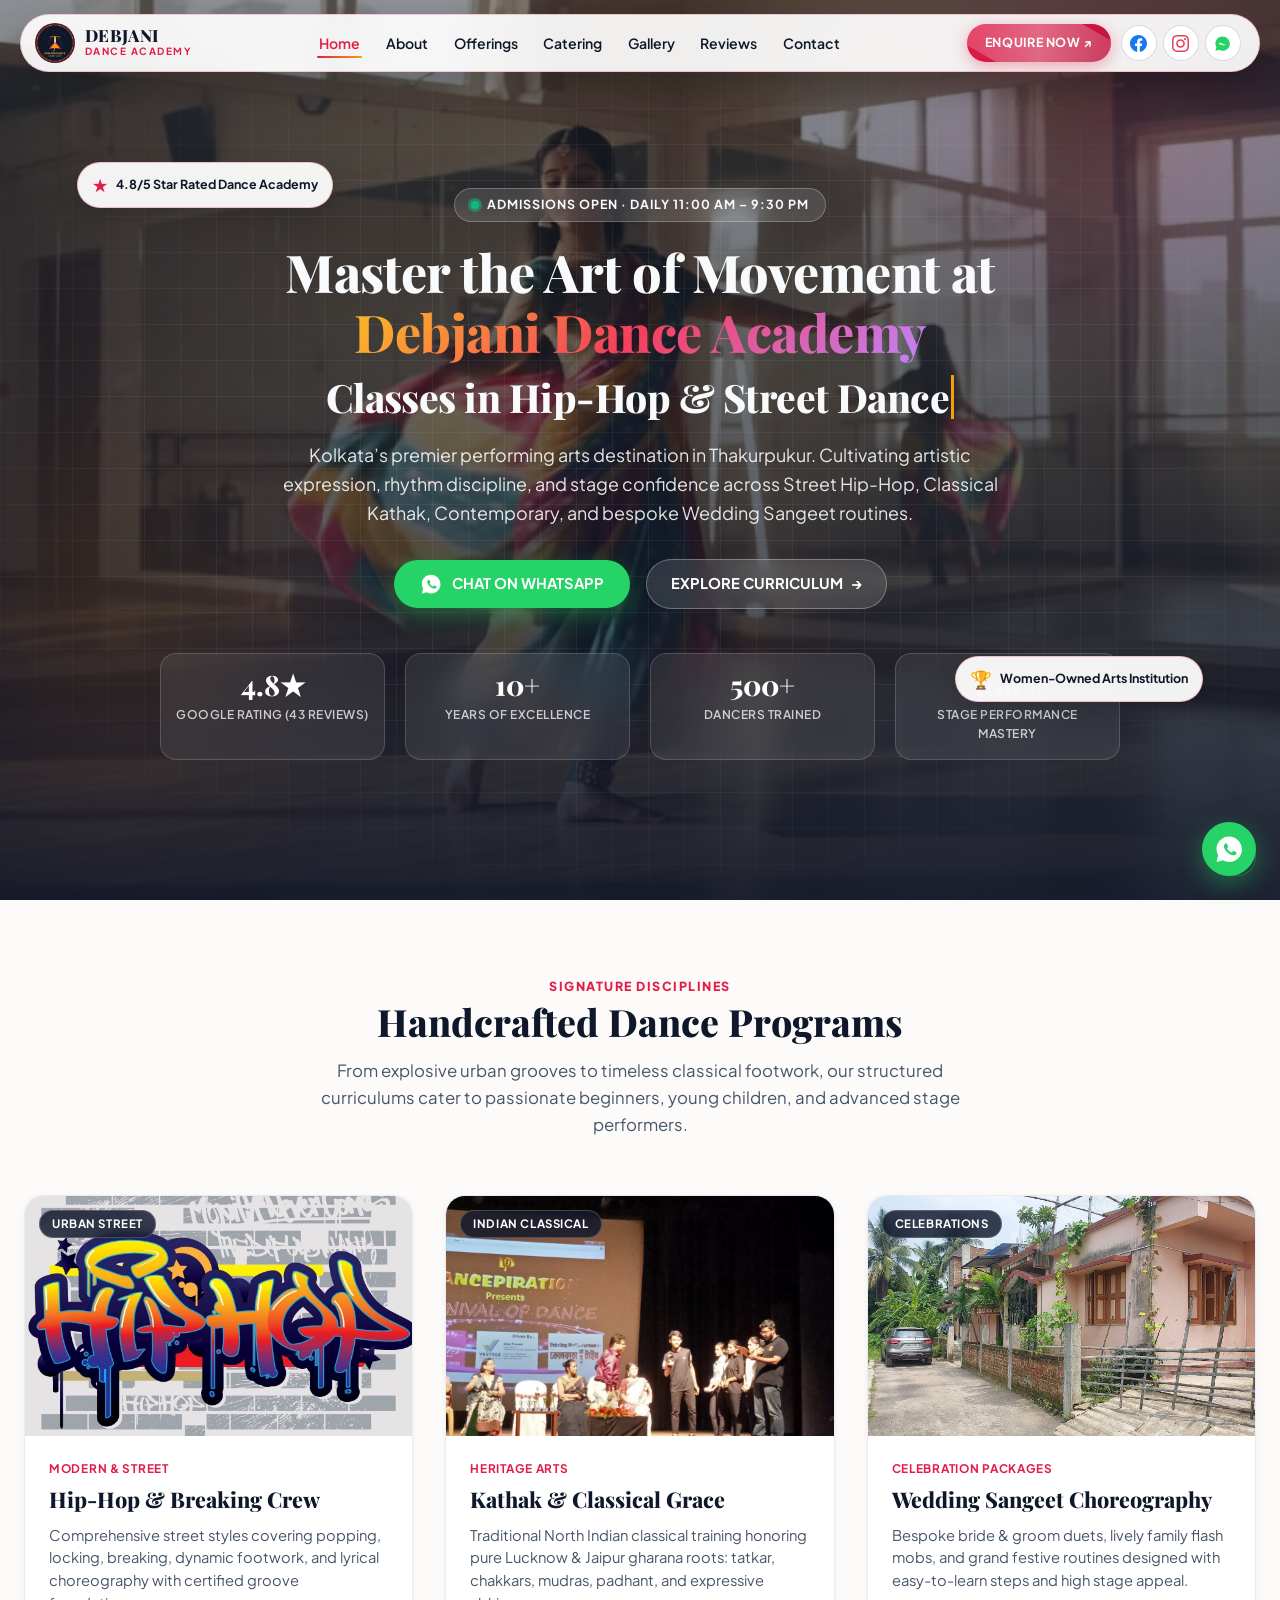
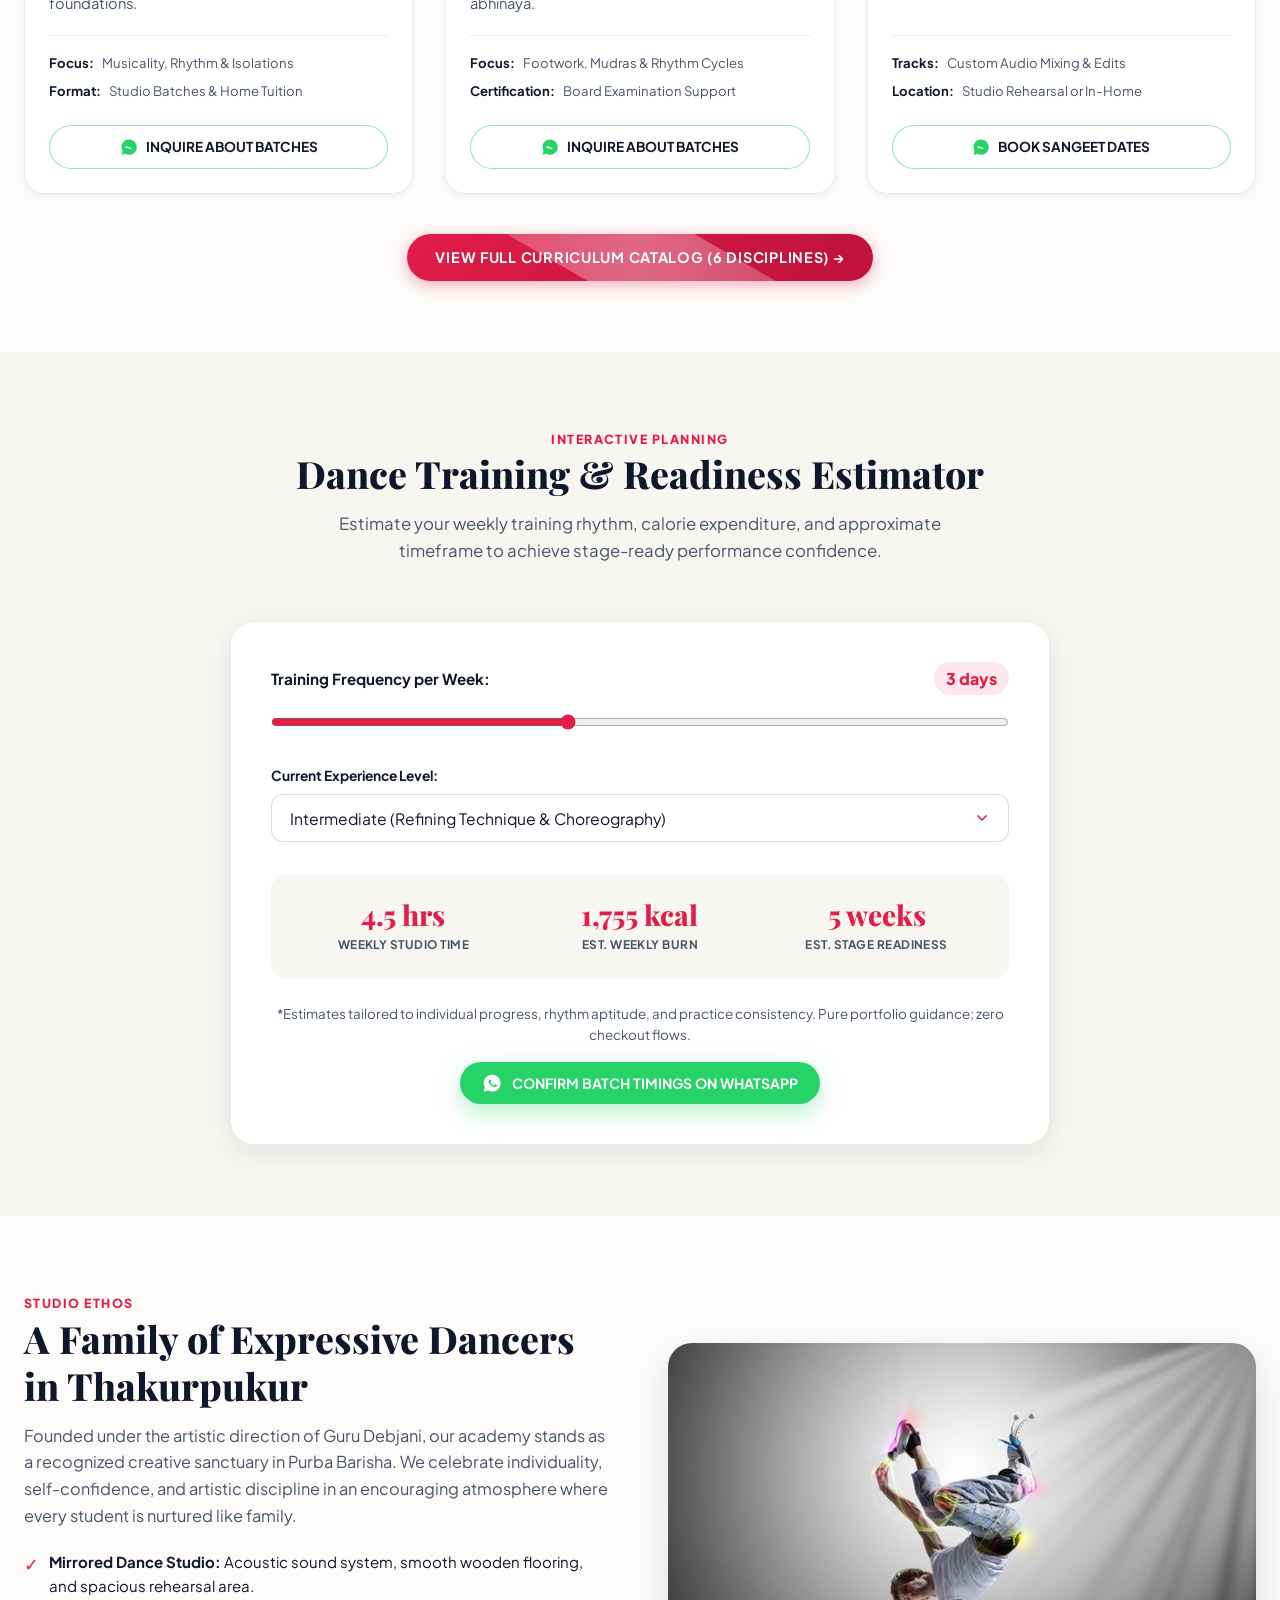
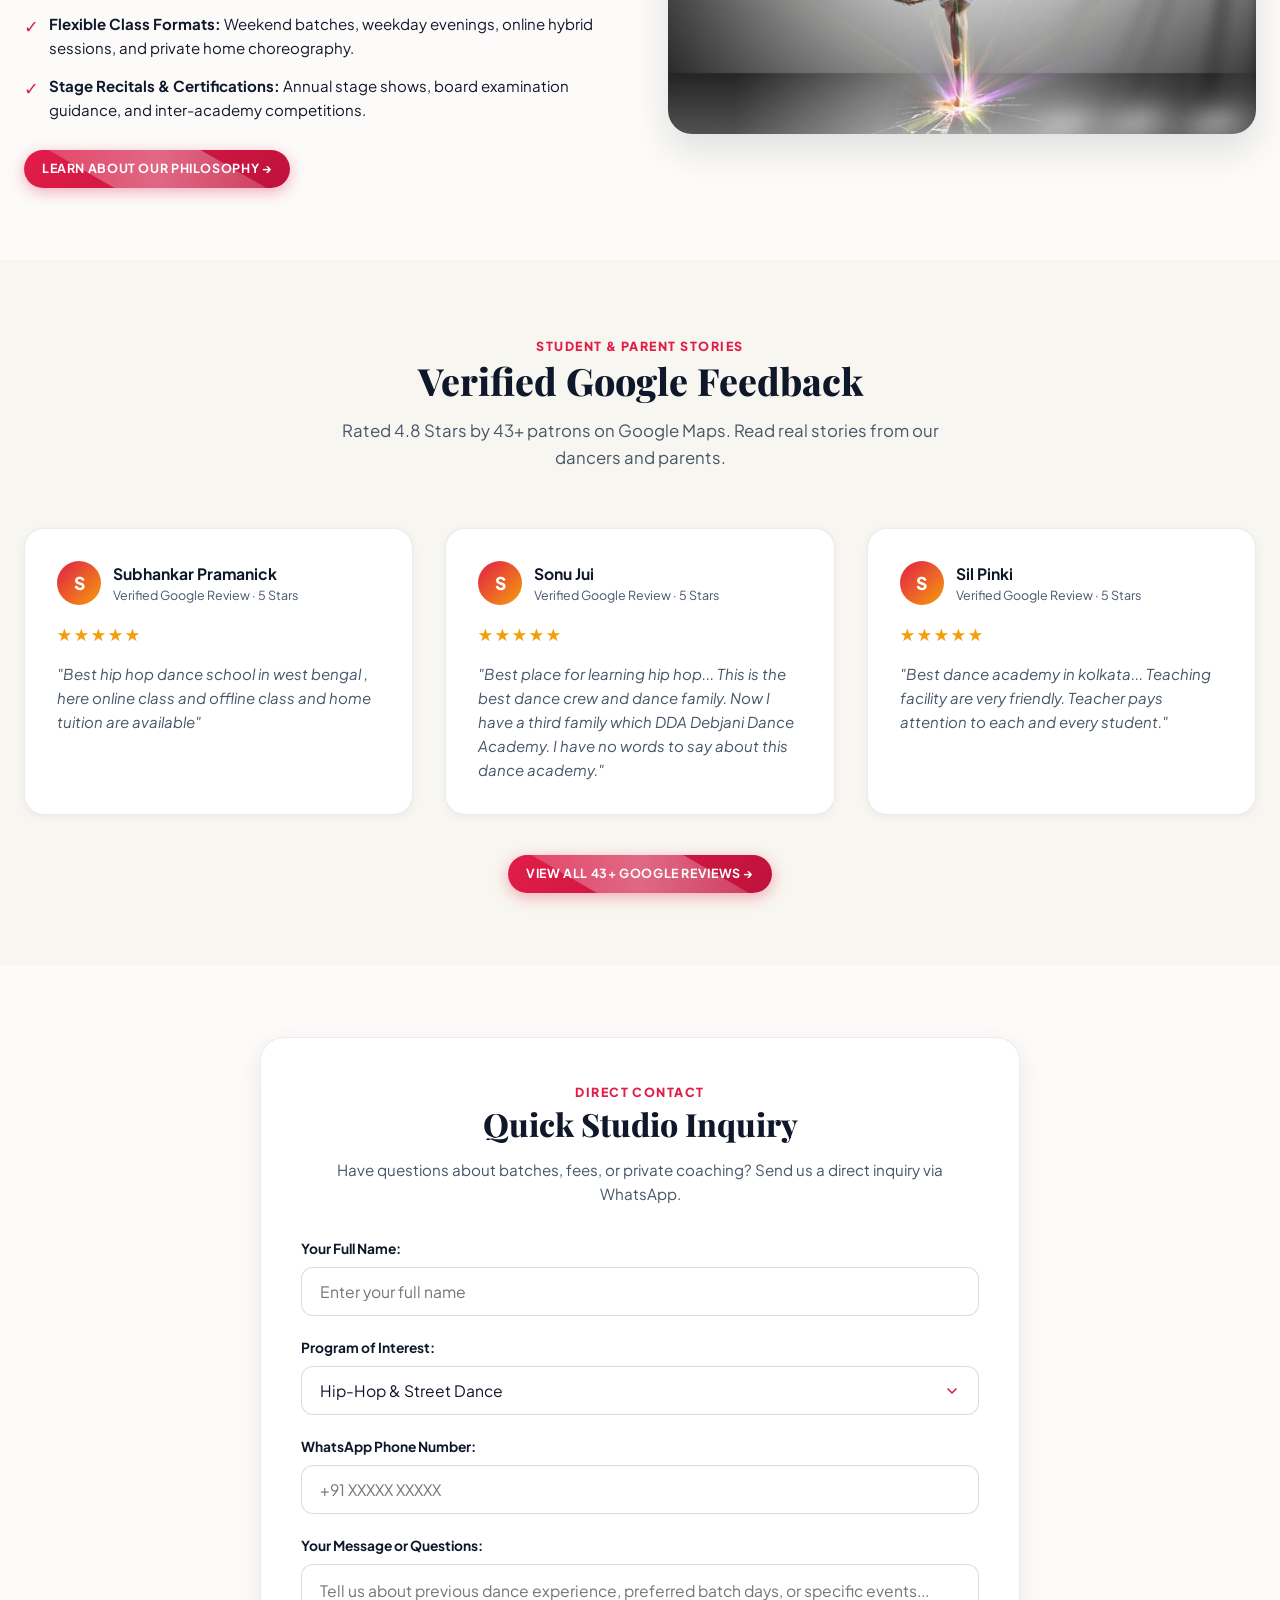
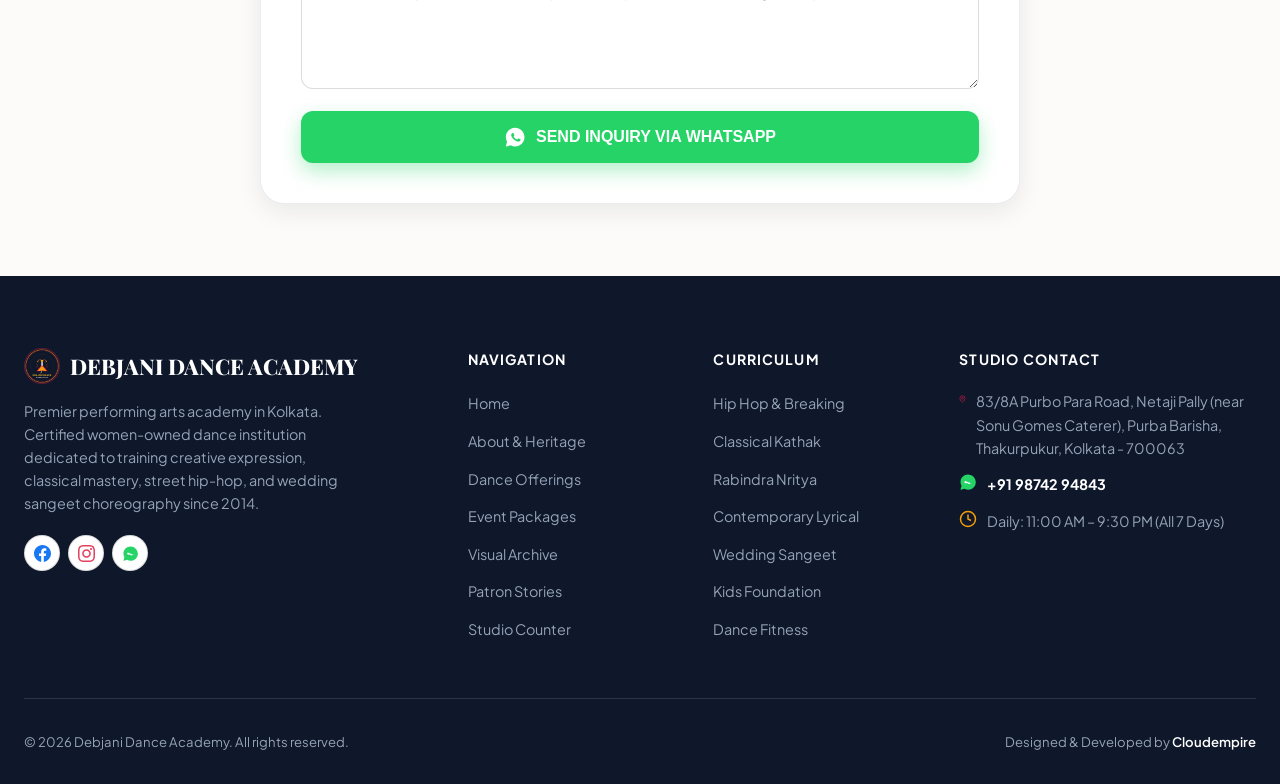
<file: index.html>
<!DOCTYPE html>
<html lang="en">
<head>
  <meta charset="UTF-8">
  <meta name="viewport" content="width=device-width, initial-scale=1.0, viewport-fit=cover">
  <title>Debjani Dance Academy | Premier Dance Classes & Choreography in Kolkata | Debjani Dance Academy Kolkata</title>
  <meta name="description" content="Discover Debjani Dance Academy in Thakurpukur, Kolkata. Offering Hip-Hop, Classical Kathak, Rabindra Nritya, Contemporary, Kids Foundation & Wedding Sangeet choreography. 4.8★ rated with 43+ reviews.">
  
  <!-- Multi-Resolution Favicon Suite (Mandate 15) -->
  <link rel="icon" type="image/svg+xml" href="assets/images/favicon.svg">
  <link rel="icon" type="image/png" sizes="32x32" href="assets/images/favicon-32x32.png">
  <link rel="icon" href="assets/images/favicon.ico">
  <link rel="apple-touch-icon" sizes="180x180" href="assets/images/apple-touch-icon.png">

  <!-- Google Fonts Preconnect -->
  <link rel="preconnect" href="https://fonts.googleapis.com">
  <link rel="preconnect" href="https://fonts.gstatic.com" crossorigin>
  <link href="https://fonts.googleapis.com/css2?family=Playfair+Display:ital,wght@0,600;0,700;0,800;0,900;1,600&family=Plus+Jakarta+Sans:wght@400;500;600;700;800&display=swap" rel="stylesheet">

  <link rel="stylesheet" href="assets/css/style.css">
</head>
<body>
  <!-- TheDivine Floating Pill Navbar (Mandate 3 & 11) -->
  <header class="site-header">
    <div class="header-inner">
      <a href="index.html" class="header-brand">
        <div class="brand-emblem-wrap">
          <img src="assets/images/logo.png" alt="Debjani Dance Academy Emblem" width="40" height="40">
        </div>
        <div class="brand-titles">
          <span class="brand-name">DEBJANI</span>
          <span class="brand-sub">DANCE ACADEMY</span>
        </div>
      </a>

      <nav>
        <ul class="nav-links">
          <li><a href="index.html" class="nav-link active">Home</a></li>
          <li><a href="about.html" class="nav-link">About</a></li>
          <li><a href="offerings.html" class="nav-link">Offerings</a></li>
          <li><a href="catering.html" class="nav-link">Catering</a></li>
          <li><a href="gallery.html" class="nav-link">Gallery</a></li>
          <li><a href="reviews.html" class="nav-link">Reviews</a></li>
          <li><a href="contact.html" class="nav-link">Contact</a></li>
        </ul>
      </nav>

      <div class="header-actions">
        <a href="contact.html" class="btn-cta-pill">ENQUIRE NOW ↗</a>
        <div class="social-circle-icons">
          <!-- Facebook -->
          <a href="https://www.facebook.com/search/top/?q=Debjani%20Dance%20Academy%20Kolkata" target="_blank" rel="noopener noreferrer" class="social-circle-btn" aria-label="Official Facebook">
            <svg viewBox="0 0 24 24" fill="#1877F2"><path d="M24 12.073c0-6.627-5.373-12-12-12s-12 5.373-12 12c0 5.99 4.388 10.954 10.125 11.854v-8.385H7.078v-3.47h3.047V9.43c0-3.007 1.792-4.669 4.533-4.669 1.312 0 2.686.235 2.686.235v2.953H15.83c-1.491 0-1.956.925-1.956 1.874v2.25h3.328l-.532 3.47h-2.796v8.385C19.612 23.027 24 18.062 24 12.073z"/></svg>
          </a>
          <!-- Instagram -->
          <a href="https://www.instagram.com/debjani.prabaha/" target="_blank" rel="noopener noreferrer" class="social-circle-btn" aria-label="Official Instagram">
            <svg viewBox="0 0 24 24" fill="#E4405F"><path d="M12 2.163c3.204 0 3.584.012 4.85.07 3.252.148 4.771 1.691 4.919 4.919.058 1.265.069 1.645.069 4.849 0 3.205-.012 3.584-.069 4.849-.149 3.225-1.664 4.771-4.919 4.919-1.266.058-1.644.07-4.85.07-3.204 0-3.584-.012-4.849-.07-3.26-.149-4.771-1.699-4.919-4.92-.058-1.265-.07-1.644-.07-4.849 0-3.204.013-3.583.07-4.849.149-3.227 1.664-4.771 4.919-4.919 1.266-.057 1.645-.069 4.849-.069zm0-2.163c-3.259 0-3.667.014-4.947.072-4.358.2-6.78 2.618-6.98 6.98-.059 1.281-.073 1.689-.073 4.948 0 3.259.014 3.668.072 4.948.2 4.358 2.618 6.78 6.98 6.98 1.281.058 1.689.072 4.948.072 3.259 0 3.668-.014 4.948-.072 4.354-.2 6.782-2.618 6.979-6.98.059-1.28.073-1.689.073-4.948 0-3.259-.014-3.667-.072-4.947-.196-4.354-2.617-6.78-6.979-6.98-1.281-.059-1.69-.073-4.949-.073zm0 5.838c-3.403 0-6.162 2.759-6.162 6.162s2.759 6.163 6.162 6.163 6.162-2.759 6.162-6.163c0-3.403-2.759-6.162-6.162-6.162zm0 10.162c-2.209 0-4-1.79-4-4 0-2.209 1.791-4 4-4s4 1.791 4 4c0 2.21-1.791 4-4 4zm6.406-11.845c-.796 0-1.441.645-1.441 1.44s.645 1.44 1.441 1.44c.795 0 1.439-.645 1.439-1.44s-.644-1.44-1.439-1.44z"/></svg>
          </a>
          <!-- Official WhatsApp (Mandate 5) -->
          <a href="https://wa.me/919874294843" target="_blank" rel="noopener noreferrer" class="social-circle-btn" aria-label="Official WhatsApp">
            <svg viewBox="0 0 24 24"><path d="M12 2C6.48 2 2 6.48 2 12c0 1.85.5 3.58 1.37 5.07L2.1 21.72c-.09.33.21.63.54.54l4.65-1.27C8.78 21.86 10.51 22.36 12.36 22.36c5.52 0 10-4.48 10-10S17.88 2 12 2z" fill="#25D366"/><path d="M17.5 14.38c-.25-.13-1.47-.73-1.7-.82-.22-.08-.39-.12-.55.13-.17.25-.64.81-.78.98-.14.16-.28.18-.53.06-.25-.13-1.05-.39-2-.1.24-.74-.66-1.24-1.48-1.38-1.73-.15-.25-.02-.38.11-.51.11-.11.25-.29.37-.44.13-.14.17-.25.25-.41.09-.17.04-.31-.02-.44-.06-.12-.56-1.35-.77-1.85-.2-.49-.41-.42-.56-.43-.14-.01-.31-.01-.47-.01-.17 0-.44.06-.67.31-.23.25-.87.85-.87 2.07s.89 2.4 1.01 2.56c.13.17 1.74 2.65 4.21 3.71.59.25 1.05.4 1.41.52.59.19 1.13.16 1.56.1.48-.07 1.48-.6 1.69-1.19.21-.58.21-1.08.14-1.19-.06-.1-.2-.16-.45-.18z" fill="#FFFFFF"/></svg>
          </a>
        </div>
        <button class="mobile-menu-toggle" aria-label="Toggle navigation menu">
          <svg width="22" height="22" viewBox="0 0 24 24" fill="none" stroke="currentColor" stroke-width="2.5"><line x1="3" y1="12" x2="21" y2="12"></line><line x1="3" y1="6" x2="21" y2="6"></line><line x1="3" y1="18" x2="21" y2="18"></line></svg>
        </button>
      </div>
    </div>
  </header>

  <!-- HERO SECTION (Mandates 3, 10, 11, 16) -->
  <section class="hero-section">
    <div class="hero-video-wrapper">
      <video class="hero-video" autoplay muted loop playsinline poster="assets/images/hero-poster.jpg">
        <source src="assets/videos/hero.mp4" type="video/mp4">
      </video>
      <div class="hero-overlay"></div>
    </div>

    <!-- Abstract Orbs & Tech Grid (Mandate 16) -->
    <div class="abstract-orb abstract-orb-1"></div>
    <div class="abstract-orb abstract-orb-2"></div>
    <div class="abstract-tech-grid"></div>

    <!-- Floating Micro-Feature Chips (Mandate 16) -->
    <div class="abstract-floating-chip chip-1">
      <span style="color:#e11d48;font-size:1.1rem;">★</span>
      <span>4.8/5 Star Rated Dance Academy</span>
    </div>
    <div class="abstract-floating-chip chip-2">
      <span style="color:#f59e0b;font-size:1.1rem;">🏆</span>
      <span>Women-Owned Arts Institution</span>
    </div>

    <div class="hero-content">
      <div class="hero-badge">
        <span class="live-beacon"></span>
        <span>Admissions Open · Daily 11:00 AM – 9:30 PM</span>
      </div>

      <h1 class="hero-title">
        Master the Art of Movement at <span class="accent-gradient">Debjani Dance Academy</span>
        <br>
        <span class="dynamic-typewriter-container" style="font-size:0.75em;color:#f8fafc;">
          Classes in <span class="dynamic-typewriter"></span><span class="typewriter-cursor">&nbsp;</span>
        </span>
      </h1>

      <p class="hero-subtitle">
        Kolkata’s premier performing arts destination in Thakurpukur. Cultivating artistic expression, rhythm discipline, and stage confidence across Street Hip-Hop, Classical Kathak, Contemporary, and bespoke Wedding Sangeet routines.
      </p>

      <div class="hero-cta-group">
        <!-- High Contrast WhatsApp CTA Button (Mandate 5) -->
        <a href="https://wa.me/919874294843?text=Namaste%20Debjani%20Dance%20Academy!%20I%20would%20like%20to%20inquire%20about%20classes%20and%20admissions." target="_blank" rel="noopener noreferrer" class="btn-hero-primary">
          <!-- White speech bubble + Green handset on green background -->
          <svg width="22" height="22" viewBox="0 0 24 24" fill="none">
            <path d="M12 2C6.48 2 2 6.48 2 12C2 13.85 2.5 15.58 3.37 17.07L2.1 21.72C2.01 22.05 2.31 22.35 2.64 22.26L7.29 20.99C8.78 21.86 10.51 22.36 12.36 22.36C17.88 22.36 22.36 17.88 22.36 12.36C22.36 6.84 17.88 2 12 2Z" fill="#FFFFFF"/>
            <path d="M17.5 14.38C17.25 14.25 16.03 13.65 15.8 13.56C15.58 13.48 15.41 13.44 15.25 13.69C15.08 13.94 14.61 14.5 14.47 14.67C14.33 14.83 14.19 14.85 13.94 14.73C13.69 14.6 12.89 14.34 11.94 13.49C11.2 12.83 10.7 12.01 10.56 11.76C10.41 11.51 10.54 11.38 10.67 11.25C10.78 11.14 10.92 10.96 11.04 10.81C11.17 10.67 11.21 10.56 11.29 10.4C11.38 10.23 11.33 10.09 11.27 9.96C11.21 9.84 10.71 8.61 10.5 8.11C10.3 7.62 10.09 7.69 9.94 7.68C9.8 7.67 9.63 7.67 9.47 7.67C9.3 7.67 9.03 7.73 8.8 7.98C8.57 8.23 7.93 8.83 7.93 10.05C7.93 11.27 8.82 12.45 8.94 12.61C9.07 12.78 10.68 15.26 13.15 16.32C13.74 16.57 14.2 16.72 14.56 16.84C15.15 17.03 15.69 17 16.12 16.94C16.6 16.87 17.6 16.34 17.81 15.75C18.02 15.17 18.02 14.67 17.95 14.56C17.89 14.46 17.75 14.4 17.5 14.38Z" fill="#25D366"/>
          </svg>
          <span>CHAT ON WHATSAPP</span>
        </a>
        <a href="offerings.html" class="btn-hero-secondary">
          <span>EXPLORE CURRICULUM</span>
          <span>→</span>
        </a>
      </div>

      <!-- Compact 2x2 Telemetry Grid (Mandate 11: Fits above 844px fold) -->
      <div class="hero-telemetry-grid">
        <div class="hero-stat-card">
          <span class="stat-number stat-counter" data-target="4.8" data-decimal="true" data-suffix="★">0.0★</span>
          <span class="stat-label">Google Rating (43 Reviews)</span>
        </div>
        <div class="hero-stat-card">
          <span class="stat-number stat-counter" data-target="10" data-decimal="false" data-suffix="+">0+</span>
          <span class="stat-label">Years of Excellence</span>
        </div>
        <div class="hero-stat-card">
          <span class="stat-number stat-counter" data-target="500" data-decimal="false" data-suffix="+">0+</span>
          <span class="stat-label">Dancers Trained</span>
        </div>
        <div class="hero-stat-card">
          <span class="stat-number stat-counter" data-target="100" data-decimal="false" data-suffix="%">0%</span>
          <span class="stat-label">Stage Performance Mastery</span>
        </div>
      </div>
    </div>

    <!-- Video Pause/Play Button -->
    <button class="video-control-btn" aria-label="Pause background video">
      <svg width="18" height="18" viewBox="0 0 24 24" fill="currentColor"><rect x="6" y="4" width="4" height="16"></rect><rect x="14" y="4" width="4" height="16"></rect></svg>
    </button>
  </section>

  <!-- SIGNATURE CURRICULUM TEASER -->
  <section class="section">
    <div class="section-header">
      <span class="section-eyebrow">Signature Disciplines</span>
      <h2 class="section-title">Handcrafted Dance Programs</h2>
      <p class="section-desc">From explosive urban grooves to timeless classical footwork, our structured curriculums cater to passionate beginners, young children, and advanced stage performers.</p>
    </div>

    <div class="portfolio-grid">
      <!-- Card 1: Hip Hop -->
      <article class="offering-card">
        <div class="card-img-wrap">
          <img src="assets/images/photo_1.jpg" alt="Hip Hop Dance Training" loading="lazy" decoding="async">
          <span class="card-badge">Urban Street</span>
        </div>
        <div class="card-body">
          <span class="card-category">Modern &amp; Street</span>
          <h3 class="card-title">Hip-Hop &amp; Breaking Crew</h3>
          <p class="card-desc">Comprehensive street styles covering popping, locking, breaking, dynamic footwork, and lyrical choreography with certified groove foundations.</p>
          <ul class="card-meta-list">
            <li class="card-meta-item"><strong>Focus:</strong> Musicality, Rhythm &amp; Isolations</li>
            <li class="card-meta-item"><strong>Format:</strong> Studio Batches &amp; Home Tuition</li>
          </ul>
          <a href="https://wa.me/919874294843?text=Namaste!%20I%20am%20interested%20in%20joining%20the%20Hip-Hop%20class." target="_blank" rel="noopener noreferrer" class="btn-card-inquire">
            <svg width="18" height="18" viewBox="0 0 24 24"><path d="M12 2C6.48 2 2 6.48 2 12c0 1.85.5 3.58 1.37 5.07L2.1 21.72c-.09.33.21.63.54.54l4.65-1.27C8.78 21.86 10.51 22.36 12.36 22.36c5.52 0 10-4.48 10-10S17.88 2 12 2z" fill="#25D366"/><path d="M17.5 14.38c-.25-.13-1.47-.73-1.7-.82-.22-.08-.39-.12-.55.13-.17.25-.64.81-.78.98-.14.16-.28.18-.53.06-.25-.13-1.05-.39-2-.1.24-.74-.66-1.24-1.48-1.38-1.73-.15-.25-.02-.38.11-.51.11-.11.25-.29.37-.44.13-.14.17-.25.25-.41.09-.17.04-.31-.02-.44-.06-.12-.56-1.35-.77-1.85-.2-.49-.41-.42-.56-.43-.14-.01-.31-.01-.47-.01-.17 0-.44.06-.67.31-.23.25-.87.85-.87 2.07s.89 2.4 1.01 2.56c.13.17 1.74 2.65 4.21 3.71.59.25 1.05.4 1.41.52.59.19 1.13.16 1.56.1.48-.07 1.48-.6 1.69-1.19.21-.58.21-1.08.14-1.19-.06-.1-.2-.16-.45-.18z" fill="#FFFFFF"/></svg>
            <span>INQUIRE ABOUT BATCHES</span>
          </a>
        </div>
      </article>

      <!-- Card 2: Classical Kathak -->
      <article class="offering-card">
        <div class="card-img-wrap">
          <img src="assets/images/photo_3.jpg" alt="Classical Kathak Dance" loading="lazy" decoding="async">
          <span class="card-badge">Indian Classical</span>
        </div>
        <div class="card-body">
          <span class="card-category">Heritage Arts</span>
          <h3 class="card-title">Kathak &amp; Classical Grace</h3>
          <p class="card-desc">Traditional North Indian classical training honoring pure Lucknow &amp; Jaipur gharana roots: tatkar, chakkars, mudras, padhant, and expressive abhinaya.</p>
          <ul class="card-meta-list">
            <li class="card-meta-item"><strong>Focus:</strong> Footwork, Mudras &amp; Rhythm Cycles</li>
            <li class="card-meta-item"><strong>Certification:</strong> Board Examination Support</li>
          </ul>
          <a href="https://wa.me/919874294843?text=Namaste!%20I%20am%20interested%20in%20Kathak%20and%20Classical%20dance%20batches." target="_blank" rel="noopener noreferrer" class="btn-card-inquire">
            <svg width="18" height="18" viewBox="0 0 24 24"><path d="M12 2C6.48 2 2 6.48 2 12c0 1.85.5 3.58 1.37 5.07L2.1 21.72c-.09.33.21.63.54.54l4.65-1.27C8.78 21.86 10.51 22.36 12.36 22.36c5.52 0 10-4.48 10-10S17.88 2 12 2z" fill="#25D366"/><path d="M17.5 14.38c-.25-.13-1.47-.73-1.7-.82-.22-.08-.39-.12-.55.13-.17.25-.64.81-.78.98-.14.16-.28.18-.53.06-.25-.13-1.05-.39-2-.1.24-.74-.66-1.24-1.48-1.38-1.73-.15-.25-.02-.38.11-.51.11-.11.25-.29.37-.44.13-.14.17-.25.25-.41.09-.17.04-.31-.02-.44-.06-.12-.56-1.35-.77-1.85-.2-.49-.41-.42-.56-.43-.14-.01-.31-.01-.47-.01-.17 0-.44.06-.67.31-.23.25-.87.85-.87 2.07s.89 2.4 1.01 2.56c.13.17 1.74 2.65 4.21 3.71.59.25 1.05.4 1.41.52.59.19 1.13.16 1.56.1.48-.07 1.48-.6 1.69-1.19.21-.58.21-1.08.14-1.19-.06-.1-.2-.16-.45-.18z" fill="#FFFFFF"/></svg>
            <span>INQUIRE ABOUT BATCHES</span>
          </a>
        </div>
      </article>

      <!-- Card 3: Wedding Sangeet -->
      <article class="offering-card">
        <div class="card-img-wrap">
          <img src="assets/images/photo_4.jpg" alt="Wedding Sangeet Choreography" loading="lazy" decoding="async">
          <span class="card-badge">Celebrations</span>
        </div>
        <div class="card-body">
          <span class="card-category">Celebration Packages</span>
          <h3 class="card-title">Wedding Sangeet Choreography</h3>
          <p class="card-desc">Bespoke bride &amp; groom duets, lively family flash mobs, and grand festive routines designed with easy-to-learn steps and high stage appeal.</p>
          <ul class="card-meta-list">
            <li class="card-meta-item"><strong>Tracks:</strong> Custom Audio Mixing &amp; Edits</li>
            <li class="card-meta-item"><strong>Location:</strong> Studio Rehearsal or In-Home</li>
          </ul>
          <a href="https://wa.me/919874294843?text=Namaste!%20We%20would%20like%20to%20plan%20a%20Wedding%20Sangeet%20routine." target="_blank" rel="noopener noreferrer" class="btn-card-inquire">
            <svg width="18" height="18" viewBox="0 0 24 24"><path d="M12 2C6.48 2 2 6.48 2 12c0 1.85.5 3.58 1.37 5.07L2.1 21.72c-.09.33.21.63.54.54l4.65-1.27C8.78 21.86 10.51 22.36 12.36 22.36c5.52 0 10-4.48 10-10S17.88 2 12 2z" fill="#25D366"/><path d="M17.5 14.38c-.25-.13-1.47-.73-1.7-.82-.22-.08-.39-.12-.55.13-.17.25-.64.81-.78.98-.14.16-.28.18-.53.06-.25-.13-1.05-.39-2-.1.24-.74-.66-1.24-1.48-1.38-1.73-.15-.25-.02-.38.11-.51.11-.11.25-.29.37-.44.13-.14.17-.25.25-.41.09-.17.04-.31-.02-.44-.06-.12-.56-1.35-.77-1.85-.2-.49-.41-.42-.56-.43-.14-.01-.31-.01-.47-.01-.17 0-.44.06-.67.31-.23.25-.87.85-.87 2.07s.89 2.4 1.01 2.56c.13.17 1.74 2.65 4.21 3.71.59.25 1.05.4 1.41.52.59.19 1.13.16 1.56.1.48-.07 1.48-.6 1.69-1.19.21-.58.21-1.08.14-1.19-.06-.1-.2-.16-.45-.18z" fill="#FFFFFF"/></svg>
            <span>BOOK SANGEET DATES</span>
          </a>
        </div>
      </article>
    </div>

    <div style="text-align:center;margin-top:2.5rem;">
      <a href="offerings.html" class="btn-cta-pill" style="display:inline-flex;padding:12px 28px;font-size:0.9rem;">
        VIEW FULL CURRICULUM CATALOG (6 DISCIPLINES) →
      </a>
    </div>
  </section>

  <!-- DYNAMIC DANCE READINESS ESTIMATOR (Mandate 16: Pure Portfolio Calculation) -->
  <section class="section-alt">
    <div class="section">
      <div class="section-header">
        <span class="section-eyebrow">Interactive Planning</span>
        <h2 class="section-title">Dance Training &amp; Readiness Estimator</h2>
        <p class="section-desc">Estimate your weekly training rhythm, calorie expenditure, and approximate timeframe to achieve stage-ready performance confidence.</p>
      </div>

      <div class="calculator-card">
        <div class="calc-slider-group">
          <div class="calc-slider-header">
            <span class="calc-label">Training Frequency per Week:</span>
            <span class="calc-val-pill" id="daysVal">3 days</span>
          </div>
          <input type="range" min="1" max="6" value="3" class="calc-slider" id="calcDays" aria-label="Training days per week">
        </div>

        <div class="form-group" style="margin-bottom:2rem;">
          <label class="form-label" for="calcLevel">Current Experience Level:</label>
          <select class="form-control" id="calcLevel">
            <option value="1.0">Beginner (Building Foundations &amp; Rhythm)</option>
            <option value="1.3" selected>Intermediate (Refining Technique &amp; Choreography)</option>
            <option value="1.6">Advanced (Stage Performance &amp; Solo Mastery)</option>
          </select>
        </div>

        <div class="calc-results-grid">
          <div class="calc-res-item">
            <div class="calc-res-num" id="outHours">4.5 hrs</div>
            <div class="calc-res-label">Weekly Studio Time</div>
          </div>
          <div class="calc-res-item">
            <div class="calc-res-num" id="outCalories">1,755 kcal</div>
            <div class="calc-res-label">Est. Weekly Burn</div>
          </div>
          <div class="calc-res-item">
            <div class="calc-res-num" id="outReadiness">5 weeks</div>
            <div class="calc-res-label">Est. Stage Readiness</div>
          </div>
        </div>

        <div style="text-align:center;">
          <p style="font-size:0.84rem;color:var(--color-text-muted);margin-bottom:1rem;">
            *Estimates tailored to individual progress, rhythm aptitude, and practice consistency. Pure portfolio guidance; zero checkout flows.
          </p>
          <a href="https://wa.me/919874294843?text=Namaste!%20I%20used%20your%20website%20estimator%20and%20want%20to%20discuss%20training%20plans." target="_blank" rel="noopener noreferrer" class="btn-hero-primary" style="padding:10px 22px;font-size:0.88rem;">
            <svg width="20" height="20" viewBox="0 0 24 24" fill="none">
              <path d="M12 2C6.48 2 2 6.48 2 12C2 13.85 2.5 15.58 3.37 17.07L2.1 21.72C2.01 22.05 2.31 22.35 2.64 22.26L7.29 20.99C8.78 21.86 10.51 22.36 12.36 22.36C17.88 22.36 22.36 17.88 22.36 12.36C22.36 6.84 17.88 2 12 2Z" fill="#FFFFFF"/>
              <path d="M17.5 14.38C17.25 14.25 16.03 13.65 15.8 13.56C15.58 13.48 15.41 13.44 15.25 13.69C15.08 13.94 14.61 14.5 14.47 14.67C14.33 14.83 14.19 14.85 13.94 14.73C13.69 14.6 12.89 14.34 11.94 13.49C11.2 12.83 10.7 12.01 10.56 11.76C10.41 11.51 10.54 11.38 10.67 11.25C10.78 11.14 10.92 10.96 11.04 10.81C11.17 10.67 11.21 10.56 11.29 10.4C11.38 10.23 11.33 10.09 11.27 9.96C11.21 9.84 10.71 8.61 10.5 8.11C10.3 7.62 10.09 7.69 9.94 7.68C9.8 7.67 9.63 7.67 9.47 7.67C9.3 7.67 9.03 7.73 8.8 7.98C8.57 8.23 7.93 8.83 7.93 10.05C7.93 11.27 8.82 12.45 8.94 12.61C9.07 12.78 10.68 15.26 13.15 16.32C13.74 16.57 14.2 16.72 14.56 16.84C15.15 17.03 15.69 17 16.12 16.94C16.6 16.87 17.6 16.34 17.81 15.75C18.02 15.17 18.02 14.67 17.95 14.56C17.89 14.46 17.75 14.4 17.5 14.38Z" fill="#25D366"/>
            </svg>
            <span>CONFIRM BATCH TIMINGS ON WHATSAPP</span>
          </a>
        </div>
      </div>
    </div>
  </section>

  <!-- WORKSHOP & ETHOS CENTERPIECE -->
  <section class="section">
    <div class="split-grid-2">
      <div>
        <span class="section-eyebrow">Studio Ethos</span>
        <h2 class="section-title">A Family of Expressive Dancers in Thakurpukur</h2>
        <p style="font-size:1.02rem;color:var(--color-text-muted);margin-bottom:1.25rem;line-height:1.65;">
          Founded under the artistic direction of Guru Debjani, our academy stands as a recognized creative sanctuary in Purba Barisha. We celebrate individuality, self-confidence, and artistic discipline in an encouraging atmosphere where every student is nurtured like family.
        </p>
        <div style="display:flex;flex-direction:column;gap:0.85rem;margin-bottom:1.75rem;">
          <div style="display:flex;align-items:flex-start;gap:10px;">
            <span style="color:#e11d48;font-weight:800;font-size:1.1rem;">✓</span>
            <span style="font-size:0.94rem;"><strong>Mirrored Dance Studio:</strong> Acoustic sound system, smooth wooden flooring, and spacious rehearsal area.</span>
          </div>
          <div style="display:flex;align-items:flex-start;gap:10px;">
            <span style="color:#e11d48;font-weight:800;font-size:1.1rem;">✓</span>
            <span style="font-size:0.94rem;"><strong>Flexible Class Formats:</strong> Weekend batches, weekday evenings, online hybrid sessions, and private home choreography.</span>
          </div>
          <div style="display:flex;align-items:flex-start;gap:10px;">
            <span style="color:#e11d48;font-weight:800;font-size:1.1rem;">✓</span>
            <span style="font-size:0.94rem;"><strong>Stage Recitals &amp; Certifications:</strong> Annual stage shows, board examination guidance, and inter-academy competitions.</span>
          </div>
        </div>
        <a href="about.html" class="btn-cta-pill" style="display:inline-flex;">LEARN ABOUT OUR PHILOSOPHY →</a>
      </div>
      <div>
        <div style="position:relative;border-radius:24px;overflow:hidden;box-shadow:var(--shadow-lg);">
          <img src="assets/images/photo_2.jpg" alt="Debjani Dance Studio Rehearsals" loading="lazy" decoding="async">
        </div>
      </div>
    </div>
  </section>

  <!-- VERIFIED REVIEWS TEASER -->
  <section class="section-alt">
    <div class="section">
      <div class="section-header">
        <span class="section-eyebrow">Student &amp; Parent Stories</span>
        <h2 class="section-title">Verified Google Feedback</h2>
        <p class="section-desc">Rated 4.8 Stars by 43+ patrons on Google Maps. Read real stories from our dancers and parents.</p>
      </div>

      <div class="reviews-grid">
        <div class="review-card">
          <div class="review-header">
            <div class="review-avatar">S</div>
            <div class="review-author-info">
              <span class="review-author-name">Subhankar Pramanick</span>
              <span class="review-meta">Verified Google Review · 5 Stars</span>
            </div>
          </div>
          <div class="review-stars">★★★★★</div>
          <p class="review-quote">"Best hip hop dance school in west bengal , here online class and offline class and home tuition are available"</p>
        </div>

        <div class="review-card">
          <div class="review-header">
            <div class="review-avatar">S</div>
            <div class="review-author-info">
              <span class="review-author-name">Sonu Jui</span>
              <span class="review-meta">Verified Google Review · 5 Stars</span>
            </div>
          </div>
          <div class="review-stars">★★★★★</div>
          <p class="review-quote">"Best place for learning hip hop... This is the best dance crew and dance family. Now I have a third family which DDA Debjani Dance Academy. I have no words to say about this dance academy."</p>
        </div>

        <div class="review-card">
          <div class="review-header">
            <div class="review-avatar">S</div>
            <div class="review-author-info">
              <span class="review-author-name">Sil Pinki</span>
              <span class="review-meta">Verified Google Review · 5 Stars</span>
            </div>
          </div>
          <div class="review-stars">★★★★★</div>
          <p class="review-quote">"Best dance academy in kolkata... Teaching facility are very friendly. Teacher pays attention to each and every student."</p>
        </div>
      </div>

      <div style="text-align:center;margin-top:2.5rem;">
        <a href="reviews.html" class="btn-cta-pill" style="display:inline-flex;">VIEW ALL 43+ GOOGLE REVIEWS →</a>
      </div>
    </div>
  </section>

  <!-- QUICK ADMISSION INQUIRY FORM (Mandate 6) -->
  <section class="section">
    <div class="contact-form-card" style="max-width:760px;margin:0 auto;">
      <div style="text-align:center;margin-bottom:2rem;">
        <span class="section-eyebrow">Direct Contact</span>
        <h2 class="section-title" style="font-size:2rem;">Quick Studio Inquiry</h2>
        <p style="color:var(--color-text-muted);font-size:0.95rem;">Have questions about batches, fees, or private coaching? Send us a direct inquiry via WhatsApp.</p>
      </div>

      <form data-wa-form>
        <div class="form-group">
          <label class="form-label" for="homeName">Your Full Name:</label>
          <input type="text" id="homeName" name="name" class="form-control" placeholder="Enter your full name" required>
        </div>

        <div class="form-group">
          <label class="form-label" for="homeProgram">Program of Interest:</label>
          <select id="homeProgram" name="program" class="form-control" required>
            <option value="Hip-Hop & Street Dance">Hip-Hop &amp; Street Dance</option>
            <option value="Classical Kathak">Classical Kathak</option>
            <option value="Rabindra Nritya & Creative">Rabindra Nritya &amp; Creative</option>
            <option value="Wedding Sangeet Choreography">Wedding Sangeet Choreography</option>
            <option value="Kids Dance Foundation">Kids Dance Foundation (Ages 4+)</option>
            <option value="Dance Fitness & Meditation">Dance Fitness &amp; Movement Meditation</option>
          </select>
        </div>

        <div class="form-group">
          <label class="form-label" for="homePhone">WhatsApp Phone Number:</label>
          <input type="tel" id="homePhone" name="phone" class="form-control" placeholder="+91 XXXXX XXXXX" required>
        </div>

        <div class="form-group">
          <label class="form-label" for="homeMessage">Your Message or Questions:</label>
          <textarea id="homeMessage" name="message" class="form-control" placeholder="Tell us about previous dance experience, preferred batch days, or specific events..."></textarea>
        </div>

        <!-- Full-width green submit button with official WhatsApp SVG (Mandate 5 & 6) -->
        <button type="submit" class="btn-form-submit">
          <svg width="22" height="22" viewBox="0 0 24 24" fill="none">
            <path d="M12 2C6.48 2 2 6.48 2 12C2 13.85 2.5 15.58 3.37 17.07L2.1 21.72C2.01 22.05 2.31 22.35 2.64 22.26L7.29 20.99C8.78 21.86 10.51 22.36 12.36 22.36C17.88 22.36 22.36 17.88 22.36 12.36C22.36 6.84 17.88 2 12 2Z" fill="#FFFFFF"/>
            <path d="M17.5 14.38C17.25 14.25 16.03 13.65 15.8 13.56C15.58 13.48 15.41 13.44 15.25 13.69C15.08 13.94 14.61 14.5 14.47 14.67C14.33 14.83 14.19 14.85 13.94 14.73C13.69 14.6 12.89 14.34 11.94 13.49C11.2 12.83 10.7 12.01 10.56 11.76C10.41 11.51 10.54 11.38 10.67 11.25C10.78 11.14 10.92 10.96 11.04 10.81C11.17 10.67 11.21 10.56 11.29 10.4C11.38 10.23 11.33 10.09 11.27 9.96C11.21 9.84 10.71 8.61 10.5 8.11C10.3 7.62 10.09 7.69 9.94 7.68C9.8 7.67 9.63 7.67 9.47 7.67C9.3 7.67 9.03 7.73 8.8 7.98C8.57 8.23 7.93 8.83 7.93 10.05C7.93 11.27 8.82 12.45 8.94 12.61C9.07 12.78 10.68 15.26 13.15 16.32C13.74 16.57 14.2 16.72 14.56 16.84C15.15 17.03 15.69 17 16.12 16.94C16.6 16.87 17.6 16.34 17.81 15.75C18.02 15.17 18.02 14.67 17.95 14.56C17.89 14.46 17.75 14.4 17.5 14.38Z" fill="#25D366"/>
          </svg>
          <span>SEND INQUIRY VIA WHATSAPP</span>
        </button>
      </form>
    </div>
  </section>
  <!-- Floating High-Contrast WhatsApp CTA Button (Mandate 5) -->
  <a href="https://wa.me/919874294843" target="_blank" rel="noopener noreferrer" class="floating-wa-btn" aria-label="Chat directly on WhatsApp">
    <!-- On green background: white speech bubble + green handset -->
    <svg width="30" height="30" viewBox="0 0 24 24" fill="none">
      <path d="M12 2C6.48 2 2 6.48 2 12C2 13.85 2.5 15.58 3.37 17.07L2.1 21.72C2.01 22.05 2.31 22.35 2.64 22.26L7.29 20.99C8.78 21.86 10.51 22.36 12.36 22.36C17.88 22.36 22.36 17.88 22.36 12.36C22.36 6.84 17.88 2 12 2Z" fill="#FFFFFF"/>
      <path d="M17.5 14.38C17.25 14.25 16.03 13.65 15.8 13.56C15.58 13.48 15.41 13.44 15.25 13.69C15.08 13.94 14.61 14.5 14.47 14.67C14.33 14.83 14.19 14.85 13.94 14.73C13.69 14.6 12.89 14.34 11.94 13.49C11.2 12.83 10.7 12.01 10.56 11.76C10.41 11.51 10.54 11.38 10.67 11.25C10.78 11.14 10.92 10.96 11.04 10.81C11.17 10.67 11.21 10.56 11.29 10.4C11.38 10.23 11.33 10.09 11.27 9.96C11.21 9.84 10.71 8.61 10.5 8.11C10.3 7.62 10.09 7.69 9.94 7.68C9.8 7.67 9.63 7.67 9.47 7.67C9.3 7.67 9.03 7.73 8.8 7.98C8.57 8.23 7.93 8.83 7.93 10.05C7.93 11.27 8.82 12.45 8.94 12.61C9.07 12.78 10.68 15.26 13.15 16.32C13.74 16.57 14.2 16.72 14.56 16.84C15.15 17.03 15.69 17 16.12 16.94C16.6 16.87 17.6 16.34 17.81 15.75C18.02 15.17 18.02 14.67 17.95 14.56C17.89 14.46 17.75 14.4 17.5 14.38Z" fill="#25D366"/>
    </svg>
  </a>

  <!-- Site Footer (Mandate 4 & 5) -->
  <footer class="site-footer">
    <div class="footer-top">
      <div>
        <div style="display:flex;align-items:center;gap:10px;margin-bottom:1rem;">
          <div class="brand-emblem-wrap" style="width:36px;height:36px;">
            <img src="assets/images/logo.png" alt="Logo" width="36" height="36">
          </div>
          <span class="footer-brand-title" style="margin:0;">DEBJANI DANCE ACADEMY</span>
        </div>
        <p class="footer-brand-desc">
          Premier performing arts academy in Kolkata. Certified women-owned dance institution dedicated to training creative expression, classical mastery, street hip-hop, and wedding sangeet choreography since 2014.
        </p>
        <div style="display:flex;gap:8px;">
          <a href="https://www.facebook.com/search/top/?q=Debjani%20Dance%20Academy%20Kolkata" target="_blank" rel="noopener noreferrer" class="social-circle-btn" aria-label="Facebook">
            <svg viewBox="0 0 24 24" fill="#1877F2"><path d="M24 12.073c0-6.627-5.373-12-12-12s-12 5.373-12 12c0 5.99 4.388 10.954 10.125 11.854v-8.385H7.078v-3.47h3.047V9.43c0-3.007 1.792-4.669 4.533-4.669 1.312 0 2.686.235 2.686.235v2.953H15.83c-1.491 0-1.956.925-1.956 1.874v2.25h3.328l-.532 3.47h-2.796v8.385C19.612 23.027 24 18.062 24 12.073z"/></svg>
          </a>
          <a href="https://www.instagram.com/debjani.prabaha/" target="_blank" rel="noopener noreferrer" class="social-circle-btn" aria-label="Instagram">
            <svg viewBox="0 0 24 24" fill="#E4405F"><path d="M12 2.163c3.204 0 3.584.012 4.85.07 3.252.148 4.771 1.691 4.919 4.919.058 1.265.069 1.645.069 4.849 0 3.205-.012 3.584-.069 4.849-.149 3.225-1.664 4.771-4.919 4.919-1.266.058-1.644.07-4.85.07-3.204 0-3.584-.012-4.849-.07-3.26-.149-4.771-1.699-4.919-4.92-.058-1.265-.07-1.644-.07-4.849 0-3.204.013-3.583.07-4.849.149-3.227 1.664-4.771 4.919-4.919 1.266-.057 1.645-.069 4.849-.069zm0-2.163c-3.259 0-3.667.014-4.947.072-4.358.2-6.78 2.618-6.98 6.98-.059 1.281-.073 1.689-.073 4.948 0 3.259.014 3.668.072 4.948.2 4.358 2.618 6.78 6.98 6.98 1.281.058 1.689.072 4.948.072 3.259 0 3.668-.014 4.948-.072 4.354-.2 6.782-2.618 6.979-6.98.059-1.28.073-1.689.073-4.948 0-3.259-.014-3.667-.072-4.947-.196-4.354-2.617-6.78-6.979-6.98-1.281-.059-1.69-.073-4.949-.073zm0 5.838c-3.403 0-6.162 2.759-6.162 6.162s2.759 6.163 6.162 6.163 6.162-2.759 6.162-6.163c0-3.403-2.759-6.162-6.162-6.162zm0 10.162c-2.209 0-4-1.79-4-4 0-2.209 1.791-4 4-4s4 1.791 4 4c0 2.21-1.791 4-4 4zm6.406-11.845c-.796 0-1.441.645-1.441 1.44s.645 1.44 1.441 1.44c.795 0 1.439-.645 1.439-1.44s-.644-1.44-1.439-1.44z"/></svg>
          </a>
          <a href="https://wa.me/919874294843" target="_blank" rel="noopener noreferrer" class="social-circle-btn" aria-label="WhatsApp">
            <svg viewBox="0 0 24 24"><path d="M12 2C6.48 2 2 6.48 2 12c0 1.85.5 3.58 1.37 5.07L2.1 21.72c-.09.33.21.63.54.54l4.65-1.27C8.78 21.86 10.51 22.36 12.36 22.36c5.52 0 10-4.48 10-10S17.88 2 12 2z" fill="#25D366"/><path d="M17.5 14.38c-.25-.13-1.47-.73-1.7-.82-.22-.08-.39-.12-.55.13-.17.25-.64.81-.78.98-.14.16-.28.18-.53.06-.25-.13-1.05-.39-2-.1.24-.74-.66-1.24-1.48-1.38-1.73-.15-.25-.02-.38.11-.51.11-.11.25-.29.37-.44.13-.14.17-.25.25-.41.09-.17.04-.31-.02-.44-.06-.12-.56-1.35-.77-1.85-.2-.49-.41-.42-.56-.43-.14-.01-.31-.01-.47-.01-.17 0-.44.06-.67.31-.23.25-.87.85-.87 2.07s.89 2.4 1.01 2.56c.13.17 1.74 2.65 4.21 3.71.59.25 1.05.4 1.41.52.59.19 1.13.16 1.56.1.48-.07 1.48-.6 1.69-1.19.21-.58.21-1.08.14-1.19-.06-.1-.2-.16-.45-.18z" fill="#FFFFFF"/></svg>
          </a>
        </div>
      </div>

      <div>
        <h4 class="footer-col-title">Navigation</h4>
        <ul class="footer-links">
          <li><a href="index.html">Home</a></li>
          <li><a href="about.html">About & Heritage</a></li>
          <li><a href="offerings.html">Dance Offerings</a></li>
          <li><a href="catering.html">Event Packages</a></li>
          <li><a href="gallery.html">Visual Archive</a></li>
          <li><a href="reviews.html">Patron Stories</a></li>
          <li><a href="contact.html">Studio Counter</a></li>
        </ul>
      </div>

      <div>
        <h4 class="footer-col-title">Curriculum</h4>
        <ul class="footer-links">
          <li><a href="offerings.html">Hip Hop & Breaking</a></li>
          <li><a href="offerings.html">Classical Kathak</a></li>
          <li><a href="offerings.html">Rabindra Nritya</a></li>
          <li><a href="offerings.html">Contemporary Lyrical</a></li>
          <li><a href="catering.html">Wedding Sangeet</a></li>
          <li><a href="offerings.html">Kids Foundation</a></li>
          <li><a href="offerings.html">Dance Fitness</a></li>
        </ul>
      </div>

      <div>
        <h4 class="footer-col-title">Studio Contact</h4>
        <div class="footer-contact-item">
          <svg width="18" height="18" viewBox="0 0 24 24" fill="none" stroke="var(--accent-ruby)" stroke-width="2"><path d="M21 10c0 7-9 13-9 13s-9-6-9-13a9 9 0 0 1 18 0z"></path><circle cx="12" cy="10" r="3"></circle></svg>
          <span>83/8A Purbo Para Road, Netaji Pally (near Sonu Gomes Caterer), Purba Barisha, Thakurpukur, Kolkata - 700063</span>
        </div>
        <!-- MANDATE 5: Official WhatsApp brand SVG next to phone number -->
        <div class="footer-contact-item">
          <svg width="18" height="18" viewBox="0 0 24 24"><path d="M12 2C6.48 2 2 6.48 2 12c0 1.85.5 3.58 1.37 5.07L2.1 21.72c-.09.33.21.63.54.54l4.65-1.27C8.78 21.86 10.51 22.36 12.36 22.36c5.52 0 10-4.48 10-10S17.88 2 12 2z" fill="#25D366"/><path d="M17.5 14.38c-.25-.13-1.47-.73-1.7-.82-.22-.08-.39-.12-.55.13-.17.25-.64.81-.78.98-.14.16-.28.18-.53.06-.25-.13-1.05-.39-2-.1.24-.74-.66-1.24-1.48-1.38-1.73-.15-.25-.02-.38.11-.51.11-.11.25-.29.37-.44.13-.14.17-.25.25-.41.09-.17.04-.31-.02-.44-.06-.12-.56-1.35-.77-1.85-.2-.49-.41-.42-.56-.43-.14-.01-.31-.01-.47-.01-.17 0-.44.06-.67.31-.23.25-.87.85-.87 2.07s.89 2.4 1.01 2.56c.13.17 1.74 2.65 4.21 3.71.59.25 1.05.4 1.41.52.59.19 1.13.16 1.56.1.48-.07 1.48-.6 1.69-1.19.21-.58.21-1.08.14-1.19-.06-.1-.2-.16-.45-.18z" fill="#FFFFFF"/></svg>
          <a href="https://wa.me/919874294843" style="color:#ffffff;font-weight:700;">+91 98742 94843</a>
        </div>
        <div class="footer-contact-item">
          <svg width="18" height="18" viewBox="0 0 24 24" fill="none" stroke="var(--accent-gold)" stroke-width="2"><circle cx="12" cy="12" r="10"></circle><polyline points="12 6 12 12 16 14"></polyline></svg>
          <span>Daily: 11:00 AM – 9:30 PM (All 7 Days)</span>
        </div>
      </div>
    </div>

    <div class="footer-bottom">
      <div>
        © 2026 Debjani Dance Academy. All rights reserved.
      </div>
      <div>
        Designed &amp; Developed by <a href="https://cloudempire.tech/" target="_blank" rel="noopener noreferrer">Cloudempire</a>
      </div>
    </div>
  </footer>

  <script src="assets/js/script.js"></script>
</body>
</html>
</file>
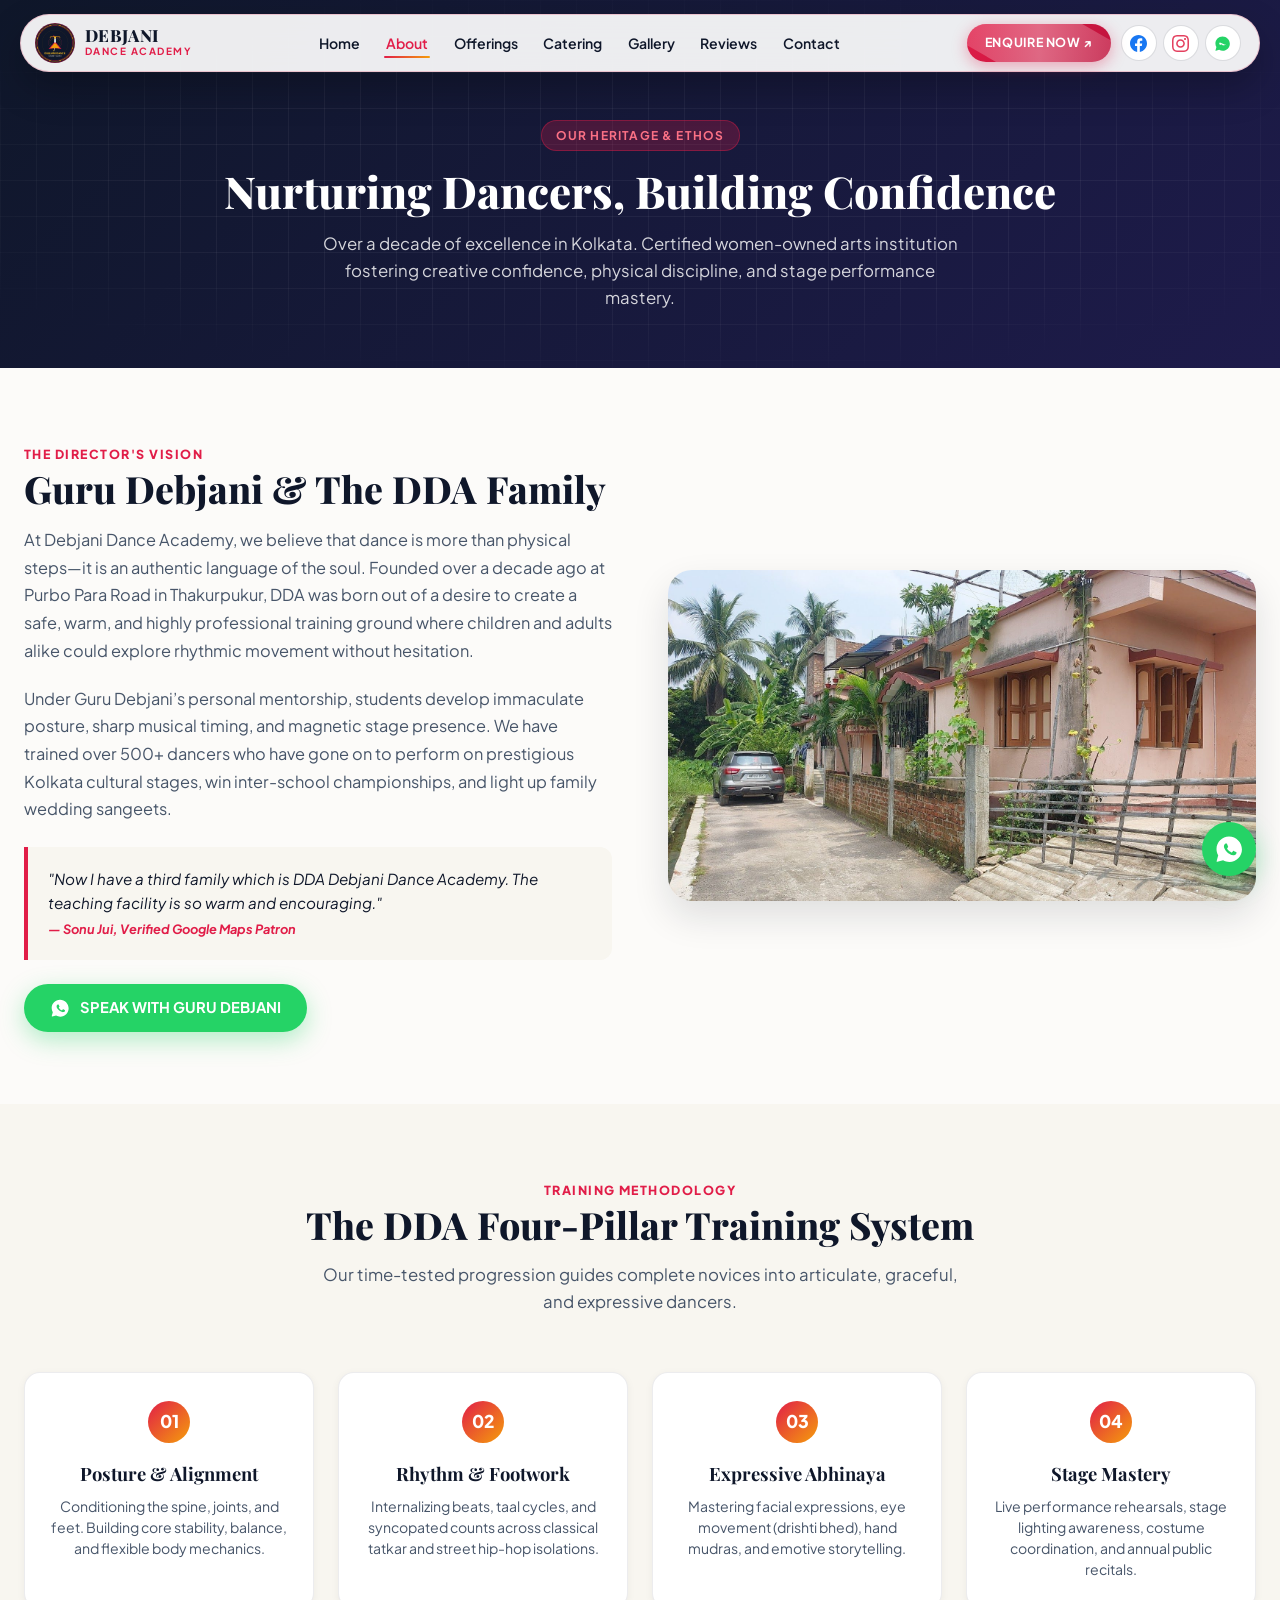
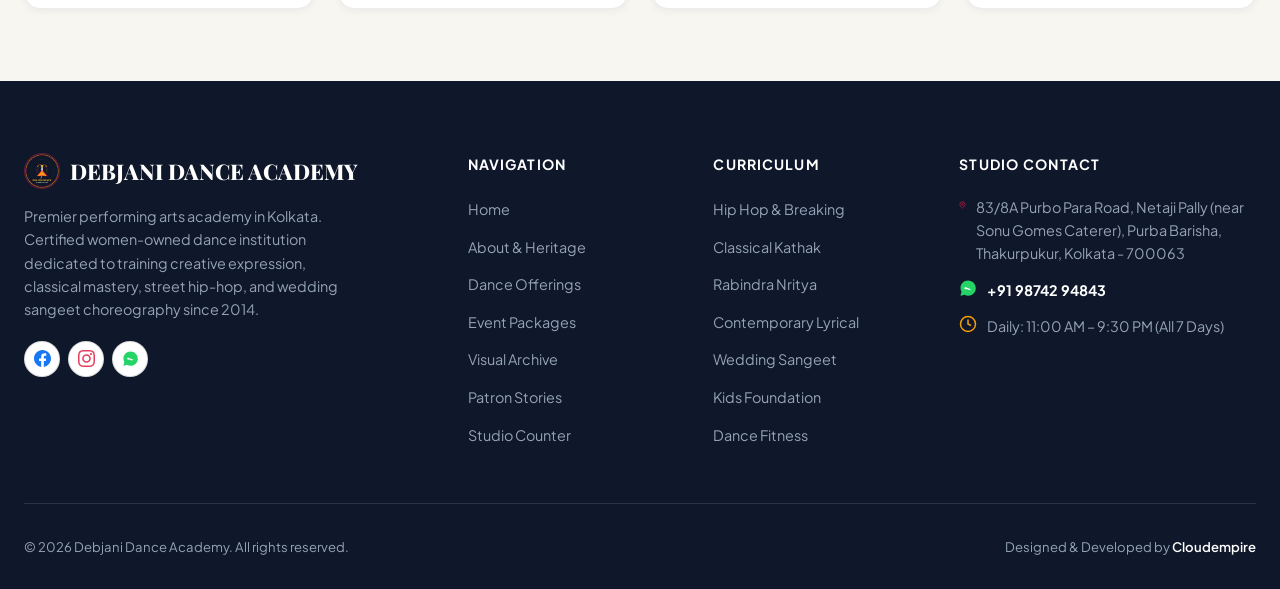
<file: about.html>
<!DOCTYPE html>
<html lang="en">
<head>
  <meta charset="UTF-8">
  <meta name="viewport" content="width=device-width, initial-scale=1.0, viewport-fit=cover">
  <title>About & Heritage | Debjani Dance Academy Kolkata | Debjani Dance Academy Kolkata</title>
  <meta name="description" content="Discover the story and artistic philosophy of Debjani Dance Academy, Purba Barisha, Thakurpukur, Kolkata. Founded by Guru Debjani with a mission to inspire dancers of all ages.">
  
  <!-- Multi-Resolution Favicon Suite (Mandate 15) -->
  <link rel="icon" type="image/svg+xml" href="assets/images/favicon.svg">
  <link rel="icon" type="image/png" sizes="32x32" href="assets/images/favicon-32x32.png">
  <link rel="icon" href="assets/images/favicon.ico">
  <link rel="apple-touch-icon" sizes="180x180" href="assets/images/apple-touch-icon.png">

  <!-- Google Fonts Preconnect -->
  <link rel="preconnect" href="https://fonts.googleapis.com">
  <link rel="preconnect" href="https://fonts.gstatic.com" crossorigin>
  <link href="https://fonts.googleapis.com/css2?family=Playfair+Display:ital,wght@0,600;0,700;0,800;0,900;1,600&family=Plus+Jakarta+Sans:wght@400;500;600;700;800&display=swap" rel="stylesheet">

  <link rel="stylesheet" href="assets/css/style.css">
</head>
<body>
  <!-- TheDivine Floating Pill Navbar (Mandate 3 & 11) -->
  <header class="site-header">
    <div class="header-inner">
      <a href="index.html" class="header-brand">
        <div class="brand-emblem-wrap">
          <img src="assets/images/logo.png" alt="Debjani Dance Academy Emblem" width="40" height="40">
        </div>
        <div class="brand-titles">
          <span class="brand-name">DEBJANI</span>
          <span class="brand-sub">DANCE ACADEMY</span>
        </div>
      </a>

      <nav>
        <ul class="nav-links">
          <li><a href="index.html" class="nav-link">Home</a></li>
          <li><a href="about.html" class="nav-link active">About</a></li>
          <li><a href="offerings.html" class="nav-link">Offerings</a></li>
          <li><a href="catering.html" class="nav-link">Catering</a></li>
          <li><a href="gallery.html" class="nav-link">Gallery</a></li>
          <li><a href="reviews.html" class="nav-link">Reviews</a></li>
          <li><a href="contact.html" class="nav-link">Contact</a></li>
        </ul>
      </nav>

      <div class="header-actions">
        <a href="contact.html" class="btn-cta-pill">ENQUIRE NOW ↗</a>
        <div class="social-circle-icons">
          <!-- Facebook -->
          <a href="https://www.facebook.com/search/top/?q=Debjani%20Dance%20Academy%20Kolkata" target="_blank" rel="noopener noreferrer" class="social-circle-btn" aria-label="Official Facebook">
            <svg viewBox="0 0 24 24" fill="#1877F2"><path d="M24 12.073c0-6.627-5.373-12-12-12s-12 5.373-12 12c0 5.99 4.388 10.954 10.125 11.854v-8.385H7.078v-3.47h3.047V9.43c0-3.007 1.792-4.669 4.533-4.669 1.312 0 2.686.235 2.686.235v2.953H15.83c-1.491 0-1.956.925-1.956 1.874v2.25h3.328l-.532 3.47h-2.796v8.385C19.612 23.027 24 18.062 24 12.073z"/></svg>
          </a>
          <!-- Instagram -->
          <a href="https://www.instagram.com/debjani.prabaha/" target="_blank" rel="noopener noreferrer" class="social-circle-btn" aria-label="Official Instagram">
            <svg viewBox="0 0 24 24" fill="#E4405F"><path d="M12 2.163c3.204 0 3.584.012 4.85.07 3.252.148 4.771 1.691 4.919 4.919.058 1.265.069 1.645.069 4.849 0 3.205-.012 3.584-.069 4.849-.149 3.225-1.664 4.771-4.919 4.919-1.266.058-1.644.07-4.85.07-3.204 0-3.584-.012-4.849-.07-3.26-.149-4.771-1.699-4.919-4.92-.058-1.265-.07-1.644-.07-4.849 0-3.204.013-3.583.07-4.849.149-3.227 1.664-4.771 4.919-4.919 1.266-.057 1.645-.069 4.849-.069zm0-2.163c-3.259 0-3.667.014-4.947.072-4.358.2-6.78 2.618-6.98 6.98-.059 1.281-.073 1.689-.073 4.948 0 3.259.014 3.668.072 4.948.2 4.358 2.618 6.78 6.98 6.98 1.281.058 1.689.072 4.948.072 3.259 0 3.668-.014 4.948-.072 4.354-.2 6.782-2.618 6.979-6.98.059-1.28.073-1.689.073-4.948 0-3.259-.014-3.667-.072-4.947-.196-4.354-2.617-6.78-6.979-6.98-1.281-.059-1.69-.073-4.949-.073zm0 5.838c-3.403 0-6.162 2.759-6.162 6.162s2.759 6.163 6.162 6.163 6.162-2.759 6.162-6.163c0-3.403-2.759-6.162-6.162-6.162zm0 10.162c-2.209 0-4-1.79-4-4 0-2.209 1.791-4 4-4s4 1.791 4 4c0 2.21-1.791 4-4 4zm6.406-11.845c-.796 0-1.441.645-1.441 1.44s.645 1.44 1.441 1.44c.795 0 1.439-.645 1.439-1.44s-.644-1.44-1.439-1.44z"/></svg>
          </a>
          <!-- Official WhatsApp (Mandate 5) -->
          <a href="https://wa.me/919874294843" target="_blank" rel="noopener noreferrer" class="social-circle-btn" aria-label="Official WhatsApp">
            <svg viewBox="0 0 24 24"><path d="M12 2C6.48 2 2 6.48 2 12c0 1.85.5 3.58 1.37 5.07L2.1 21.72c-.09.33.21.63.54.54l4.65-1.27C8.78 21.86 10.51 22.36 12.36 22.36c5.52 0 10-4.48 10-10S17.88 2 12 2z" fill="#25D366"/><path d="M17.5 14.38c-.25-.13-1.47-.73-1.7-.82-.22-.08-.39-.12-.55.13-.17.25-.64.81-.78.98-.14.16-.28.18-.53.06-.25-.13-1.05-.39-2-.1.24-.74-.66-1.24-1.48-1.38-1.73-.15-.25-.02-.38.11-.51.11-.11.25-.29.37-.44.13-.14.17-.25.25-.41.09-.17.04-.31-.02-.44-.06-.12-.56-1.35-.77-1.85-.2-.49-.41-.42-.56-.43-.14-.01-.31-.01-.47-.01-.17 0-.44.06-.67.31-.23.25-.87.85-.87 2.07s.89 2.4 1.01 2.56c.13.17 1.74 2.65 4.21 3.71.59.25 1.05.4 1.41.52.59.19 1.13.16 1.56.1.48-.07 1.48-.6 1.69-1.19.21-.58.21-1.08.14-1.19-.06-.1-.2-.16-.45-.18z" fill="#FFFFFF"/></svg>
          </a>
        </div>
        <button class="mobile-menu-toggle" aria-label="Toggle navigation menu">
          <svg width="22" height="22" viewBox="0 0 24 24" fill="none" stroke="currentColor" stroke-width="2.5"><line x1="3" y1="12" x2="21" y2="12"></line><line x1="3" y1="6" x2="21" y2="6"></line><line x1="3" y1="18" x2="21" y2="18"></line></svg>
        </button>
      </div>
    </div>
  </header>

  <div class="subpage-banner">
    <div class="abstract-tech-grid"></div>
    <div class="shell">
      <span class="banner-badge">Our Heritage &amp; Ethos</span>
      <h1 class="banner-title">Nurturing Dancers, Building Confidence</h1>
      <p class="banner-desc">Over a decade of excellence in Kolkata. Certified women-owned arts institution fostering creative confidence, physical discipline, and stage performance mastery.</p>
    </div>
  </div>

  <section class="section">
    <div class="split-grid-2">
      <div>
        <span class="section-eyebrow">The Director's Vision</span>
        <h2 class="section-title">Guru Debjani &amp; The DDA Family</h2>
        <p style="font-size:1.02rem;color:var(--color-text-muted);margin-bottom:1.25rem;line-height:1.7;">
          At Debjani Dance Academy, we believe that dance is more than physical steps—it is an authentic language of the soul. Founded over a decade ago at Purbo Para Road in Thakurpukur, DDA was born out of a desire to create a safe, warm, and highly professional training ground where children and adults alike could explore rhythmic movement without hesitation.
        </p>
        <p style="font-size:1.02rem;color:var(--color-text-muted);margin-bottom:1.5rem;line-height:1.7;">
          Under Guru Debjani’s personal mentorship, students develop immaculate posture, sharp musical timing, and magnetic stage presence. We have trained over 500+ dancers who have gone on to perform on prestigious Kolkata cultural stages, win inter-school championships, and light up family wedding sangeets.
        </p>
        <div style="background:var(--bg-surface-alt);border-left:4px solid var(--accent-ruby);padding:1.25rem;border-radius:0 12px 12px 0;margin-bottom:1.5rem;">
          <p style="font-style:italic;color:var(--color-text-main);font-size:0.95rem;margin:0;">
            "Now I have a third family which is DDA Debjani Dance Academy. The teaching facility is so warm and encouraging."
            <br><span style="font-size:0.8rem;color:var(--accent-ruby);font-weight:700;">— Sonu Jui, Verified Google Maps Patron</span>
          </p>
        </div>
        <a href="https://wa.me/919874294843?text=Namaste%20Guru%20Debjani!%20I%20would%20love%20to%20learn%20more%20about%20your%20classes." target="_blank" rel="noopener noreferrer" class="btn-hero-primary" style="display:inline-flex;">
          <svg width="20" height="20" viewBox="0 0 24 24" fill="none">
            <path d="M12 2C6.48 2 2 6.48 2 12C2 13.85 2.5 15.58 3.37 17.07L2.1 21.72C2.01 22.05 2.31 22.35 2.64 22.26L7.29 20.99C8.78 21.86 10.51 22.36 12.36 22.36C17.88 22.36 22.36 17.88 22.36 12.36C22.36 6.84 17.88 2 12 2Z" fill="#FFFFFF"/>
            <path d="M17.5 14.38C17.25 14.25 16.03 13.65 15.8 13.56C15.58 13.48 15.41 13.44 15.25 13.69C15.08 13.94 14.61 14.5 14.47 14.67C14.33 14.83 14.19 14.85 13.94 14.73C13.69 14.6 12.89 14.34 11.94 13.49C11.2 12.83 10.7 12.01 10.56 11.76C10.41 11.51 10.54 11.38 10.67 11.25C10.78 11.14 10.92 10.96 11.04 10.81C11.17 10.67 11.21 10.56 11.29 10.4C11.38 10.23 11.33 10.09 11.27 9.96C11.21 9.84 10.71 8.61 10.5 8.11C10.3 7.62 10.09 7.69 9.94 7.68C9.8 7.67 9.63 7.67 9.47 7.67C9.3 7.67 9.03 7.73 8.8 7.98C8.57 8.23 7.93 8.83 7.93 10.05C7.93 11.27 8.82 12.45 8.94 12.61C9.07 12.78 10.68 15.26 13.15 16.32C13.74 16.57 14.2 16.72 14.56 16.84C15.15 17.03 15.69 17 16.12 16.94C16.6 16.87 17.6 16.34 17.81 15.75C18.02 15.17 18.02 14.67 17.95 14.56C17.89 14.46 17.75 14.4 17.5 14.38Z" fill="#25D366"/>
          </svg>
          <span>SPEAK WITH GURU DEBJANI</span>
        </a>
      </div>
      <div>
        <div style="position:relative;border-radius:24px;overflow:hidden;box-shadow:var(--shadow-lg);">
          <img src="assets/images/photo_13.jpg" alt="Debjani Dance Academy Studio Heritage" loading="lazy" decoding="async">
        </div>
      </div>
    </div>
  </section>

  <!-- 4-STEP PEDAGOGICAL METHOD -->
  <section class="section-alt">
    <div class="section">
      <div class="section-header">
        <span class="section-eyebrow">Training Methodology</span>
        <h2 class="section-title">The DDA Four-Pillar Training System</h2>
        <p class="section-desc">Our time-tested progression guides complete novices into articulate, graceful, and expressive dancers.</p>
      </div>

      <div class="process-grid-4">
        <div class="process-card">
          <div class="process-num">01</div>
          <h3 class="process-title">Posture &amp; Alignment</h3>
          <p class="process-desc">Conditioning the spine, joints, and feet. Building core stability, balance, and flexible body mechanics.</p>
        </div>
        <div class="process-card">
          <div class="process-num">02</div>
          <h3 class="process-title">Rhythm &amp; Footwork</h3>
          <p class="process-desc">Internalizing beats, taal cycles, and syncopated counts across classical tatkar and street hip-hop isolations.</p>
        </div>
        <div class="process-card">
          <div class="process-num">03</div>
          <h3 class="process-title">Expressive Abhinaya</h3>
          <p class="process-desc">Mastering facial expressions, eye movement (drishti bhed), hand mudras, and emotive storytelling.</p>
        </div>
        <div class="process-card">
          <div class="process-num">04</div>
          <h3 class="process-title">Stage Mastery</h3>
          <p class="process-desc">Live performance rehearsals, stage lighting awareness, costume coordination, and annual public recitals.</p>
        </div>
      </div>
    </div>
  </section>
  <!-- Floating High-Contrast WhatsApp CTA Button (Mandate 5) -->
  <a href="https://wa.me/919874294843" target="_blank" rel="noopener noreferrer" class="floating-wa-btn" aria-label="Chat directly on WhatsApp">
    <!-- On green background: white speech bubble + green handset -->
    <svg width="30" height="30" viewBox="0 0 24 24" fill="none">
      <path d="M12 2C6.48 2 2 6.48 2 12C2 13.85 2.5 15.58 3.37 17.07L2.1 21.72C2.01 22.05 2.31 22.35 2.64 22.26L7.29 20.99C8.78 21.86 10.51 22.36 12.36 22.36C17.88 22.36 22.36 17.88 22.36 12.36C22.36 6.84 17.88 2 12 2Z" fill="#FFFFFF"/>
      <path d="M17.5 14.38C17.25 14.25 16.03 13.65 15.8 13.56C15.58 13.48 15.41 13.44 15.25 13.69C15.08 13.94 14.61 14.5 14.47 14.67C14.33 14.83 14.19 14.85 13.94 14.73C13.69 14.6 12.89 14.34 11.94 13.49C11.2 12.83 10.7 12.01 10.56 11.76C10.41 11.51 10.54 11.38 10.67 11.25C10.78 11.14 10.92 10.96 11.04 10.81C11.17 10.67 11.21 10.56 11.29 10.4C11.38 10.23 11.33 10.09 11.27 9.96C11.21 9.84 10.71 8.61 10.5 8.11C10.3 7.62 10.09 7.69 9.94 7.68C9.8 7.67 9.63 7.67 9.47 7.67C9.3 7.67 9.03 7.73 8.8 7.98C8.57 8.23 7.93 8.83 7.93 10.05C7.93 11.27 8.82 12.45 8.94 12.61C9.07 12.78 10.68 15.26 13.15 16.32C13.74 16.57 14.2 16.72 14.56 16.84C15.15 17.03 15.69 17 16.12 16.94C16.6 16.87 17.6 16.34 17.81 15.75C18.02 15.17 18.02 14.67 17.95 14.56C17.89 14.46 17.75 14.4 17.5 14.38Z" fill="#25D366"/>
    </svg>
  </a>

  <!-- Site Footer (Mandate 4 & 5) -->
  <footer class="site-footer">
    <div class="footer-top">
      <div>
        <div style="display:flex;align-items:center;gap:10px;margin-bottom:1rem;">
          <div class="brand-emblem-wrap" style="width:36px;height:36px;">
            <img src="assets/images/logo.png" alt="Logo" width="36" height="36">
          </div>
          <span class="footer-brand-title" style="margin:0;">DEBJANI DANCE ACADEMY</span>
        </div>
        <p class="footer-brand-desc">
          Premier performing arts academy in Kolkata. Certified women-owned dance institution dedicated to training creative expression, classical mastery, street hip-hop, and wedding sangeet choreography since 2014.
        </p>
        <div style="display:flex;gap:8px;">
          <a href="https://www.facebook.com/search/top/?q=Debjani%20Dance%20Academy%20Kolkata" target="_blank" rel="noopener noreferrer" class="social-circle-btn" aria-label="Facebook">
            <svg viewBox="0 0 24 24" fill="#1877F2"><path d="M24 12.073c0-6.627-5.373-12-12-12s-12 5.373-12 12c0 5.99 4.388 10.954 10.125 11.854v-8.385H7.078v-3.47h3.047V9.43c0-3.007 1.792-4.669 4.533-4.669 1.312 0 2.686.235 2.686.235v2.953H15.83c-1.491 0-1.956.925-1.956 1.874v2.25h3.328l-.532 3.47h-2.796v8.385C19.612 23.027 24 18.062 24 12.073z"/></svg>
          </a>
          <a href="https://www.instagram.com/debjani.prabaha/" target="_blank" rel="noopener noreferrer" class="social-circle-btn" aria-label="Instagram">
            <svg viewBox="0 0 24 24" fill="#E4405F"><path d="M12 2.163c3.204 0 3.584.012 4.85.07 3.252.148 4.771 1.691 4.919 4.919.058 1.265.069 1.645.069 4.849 0 3.205-.012 3.584-.069 4.849-.149 3.225-1.664 4.771-4.919 4.919-1.266.058-1.644.07-4.85.07-3.204 0-3.584-.012-4.849-.07-3.26-.149-4.771-1.699-4.919-4.92-.058-1.265-.07-1.644-.07-4.849 0-3.204.013-3.583.07-4.849.149-3.227 1.664-4.771 4.919-4.919 1.266-.057 1.645-.069 4.849-.069zm0-2.163c-3.259 0-3.667.014-4.947.072-4.358.2-6.78 2.618-6.98 6.98-.059 1.281-.073 1.689-.073 4.948 0 3.259.014 3.668.072 4.948.2 4.358 2.618 6.78 6.98 6.98 1.281.058 1.689.072 4.948.072 3.259 0 3.668-.014 4.948-.072 4.354-.2 6.782-2.618 6.979-6.98.059-1.28.073-1.689.073-4.948 0-3.259-.014-3.667-.072-4.947-.196-4.354-2.617-6.78-6.979-6.98-1.281-.059-1.69-.073-4.949-.073zm0 5.838c-3.403 0-6.162 2.759-6.162 6.162s2.759 6.163 6.162 6.163 6.162-2.759 6.162-6.163c0-3.403-2.759-6.162-6.162-6.162zm0 10.162c-2.209 0-4-1.79-4-4 0-2.209 1.791-4 4-4s4 1.791 4 4c0 2.21-1.791 4-4 4zm6.406-11.845c-.796 0-1.441.645-1.441 1.44s.645 1.44 1.441 1.44c.795 0 1.439-.645 1.439-1.44s-.644-1.44-1.439-1.44z"/></svg>
          </a>
          <a href="https://wa.me/919874294843" target="_blank" rel="noopener noreferrer" class="social-circle-btn" aria-label="WhatsApp">
            <svg viewBox="0 0 24 24"><path d="M12 2C6.48 2 2 6.48 2 12c0 1.85.5 3.58 1.37 5.07L2.1 21.72c-.09.33.21.63.54.54l4.65-1.27C8.78 21.86 10.51 22.36 12.36 22.36c5.52 0 10-4.48 10-10S17.88 2 12 2z" fill="#25D366"/><path d="M17.5 14.38c-.25-.13-1.47-.73-1.7-.82-.22-.08-.39-.12-.55.13-.17.25-.64.81-.78.98-.14.16-.28.18-.53.06-.25-.13-1.05-.39-2-.1.24-.74-.66-1.24-1.48-1.38-1.73-.15-.25-.02-.38.11-.51.11-.11.25-.29.37-.44.13-.14.17-.25.25-.41.09-.17.04-.31-.02-.44-.06-.12-.56-1.35-.77-1.85-.2-.49-.41-.42-.56-.43-.14-.01-.31-.01-.47-.01-.17 0-.44.06-.67.31-.23.25-.87.85-.87 2.07s.89 2.4 1.01 2.56c.13.17 1.74 2.65 4.21 3.71.59.25 1.05.4 1.41.52.59.19 1.13.16 1.56.1.48-.07 1.48-.6 1.69-1.19.21-.58.21-1.08.14-1.19-.06-.1-.2-.16-.45-.18z" fill="#FFFFFF"/></svg>
          </a>
        </div>
      </div>

      <div>
        <h4 class="footer-col-title">Navigation</h4>
        <ul class="footer-links">
          <li><a href="index.html">Home</a></li>
          <li><a href="about.html">About & Heritage</a></li>
          <li><a href="offerings.html">Dance Offerings</a></li>
          <li><a href="catering.html">Event Packages</a></li>
          <li><a href="gallery.html">Visual Archive</a></li>
          <li><a href="reviews.html">Patron Stories</a></li>
          <li><a href="contact.html">Studio Counter</a></li>
        </ul>
      </div>

      <div>
        <h4 class="footer-col-title">Curriculum</h4>
        <ul class="footer-links">
          <li><a href="offerings.html">Hip Hop & Breaking</a></li>
          <li><a href="offerings.html">Classical Kathak</a></li>
          <li><a href="offerings.html">Rabindra Nritya</a></li>
          <li><a href="offerings.html">Contemporary Lyrical</a></li>
          <li><a href="catering.html">Wedding Sangeet</a></li>
          <li><a href="offerings.html">Kids Foundation</a></li>
          <li><a href="offerings.html">Dance Fitness</a></li>
        </ul>
      </div>

      <div>
        <h4 class="footer-col-title">Studio Contact</h4>
        <div class="footer-contact-item">
          <svg width="18" height="18" viewBox="0 0 24 24" fill="none" stroke="var(--accent-ruby)" stroke-width="2"><path d="M21 10c0 7-9 13-9 13s-9-6-9-13a9 9 0 0 1 18 0z"></path><circle cx="12" cy="10" r="3"></circle></svg>
          <span>83/8A Purbo Para Road, Netaji Pally (near Sonu Gomes Caterer), Purba Barisha, Thakurpukur, Kolkata - 700063</span>
        </div>
        <!-- MANDATE 5: Official WhatsApp brand SVG next to phone number -->
        <div class="footer-contact-item">
          <svg width="18" height="18" viewBox="0 0 24 24"><path d="M12 2C6.48 2 2 6.48 2 12c0 1.85.5 3.58 1.37 5.07L2.1 21.72c-.09.33.21.63.54.54l4.65-1.27C8.78 21.86 10.51 22.36 12.36 22.36c5.52 0 10-4.48 10-10S17.88 2 12 2z" fill="#25D366"/><path d="M17.5 14.38c-.25-.13-1.47-.73-1.7-.82-.22-.08-.39-.12-.55.13-.17.25-.64.81-.78.98-.14.16-.28.18-.53.06-.25-.13-1.05-.39-2-.1.24-.74-.66-1.24-1.48-1.38-1.73-.15-.25-.02-.38.11-.51.11-.11.25-.29.37-.44.13-.14.17-.25.25-.41.09-.17.04-.31-.02-.44-.06-.12-.56-1.35-.77-1.85-.2-.49-.41-.42-.56-.43-.14-.01-.31-.01-.47-.01-.17 0-.44.06-.67.31-.23.25-.87.85-.87 2.07s.89 2.4 1.01 2.56c.13.17 1.74 2.65 4.21 3.71.59.25 1.05.4 1.41.52.59.19 1.13.16 1.56.1.48-.07 1.48-.6 1.69-1.19.21-.58.21-1.08.14-1.19-.06-.1-.2-.16-.45-.18z" fill="#FFFFFF"/></svg>
          <a href="https://wa.me/919874294843" style="color:#ffffff;font-weight:700;">+91 98742 94843</a>
        </div>
        <div class="footer-contact-item">
          <svg width="18" height="18" viewBox="0 0 24 24" fill="none" stroke="var(--accent-gold)" stroke-width="2"><circle cx="12" cy="12" r="10"></circle><polyline points="12 6 12 12 16 14"></polyline></svg>
          <span>Daily: 11:00 AM – 9:30 PM (All 7 Days)</span>
        </div>
      </div>
    </div>

    <div class="footer-bottom">
      <div>
        © 2026 Debjani Dance Academy. All rights reserved.
      </div>
      <div>
        Designed &amp; Developed by <a href="https://cloudempire.tech/" target="_blank" rel="noopener noreferrer">Cloudempire</a>
      </div>
    </div>
  </footer>

  <script src="assets/js/script.js"></script>
</body>
</html>
</file>
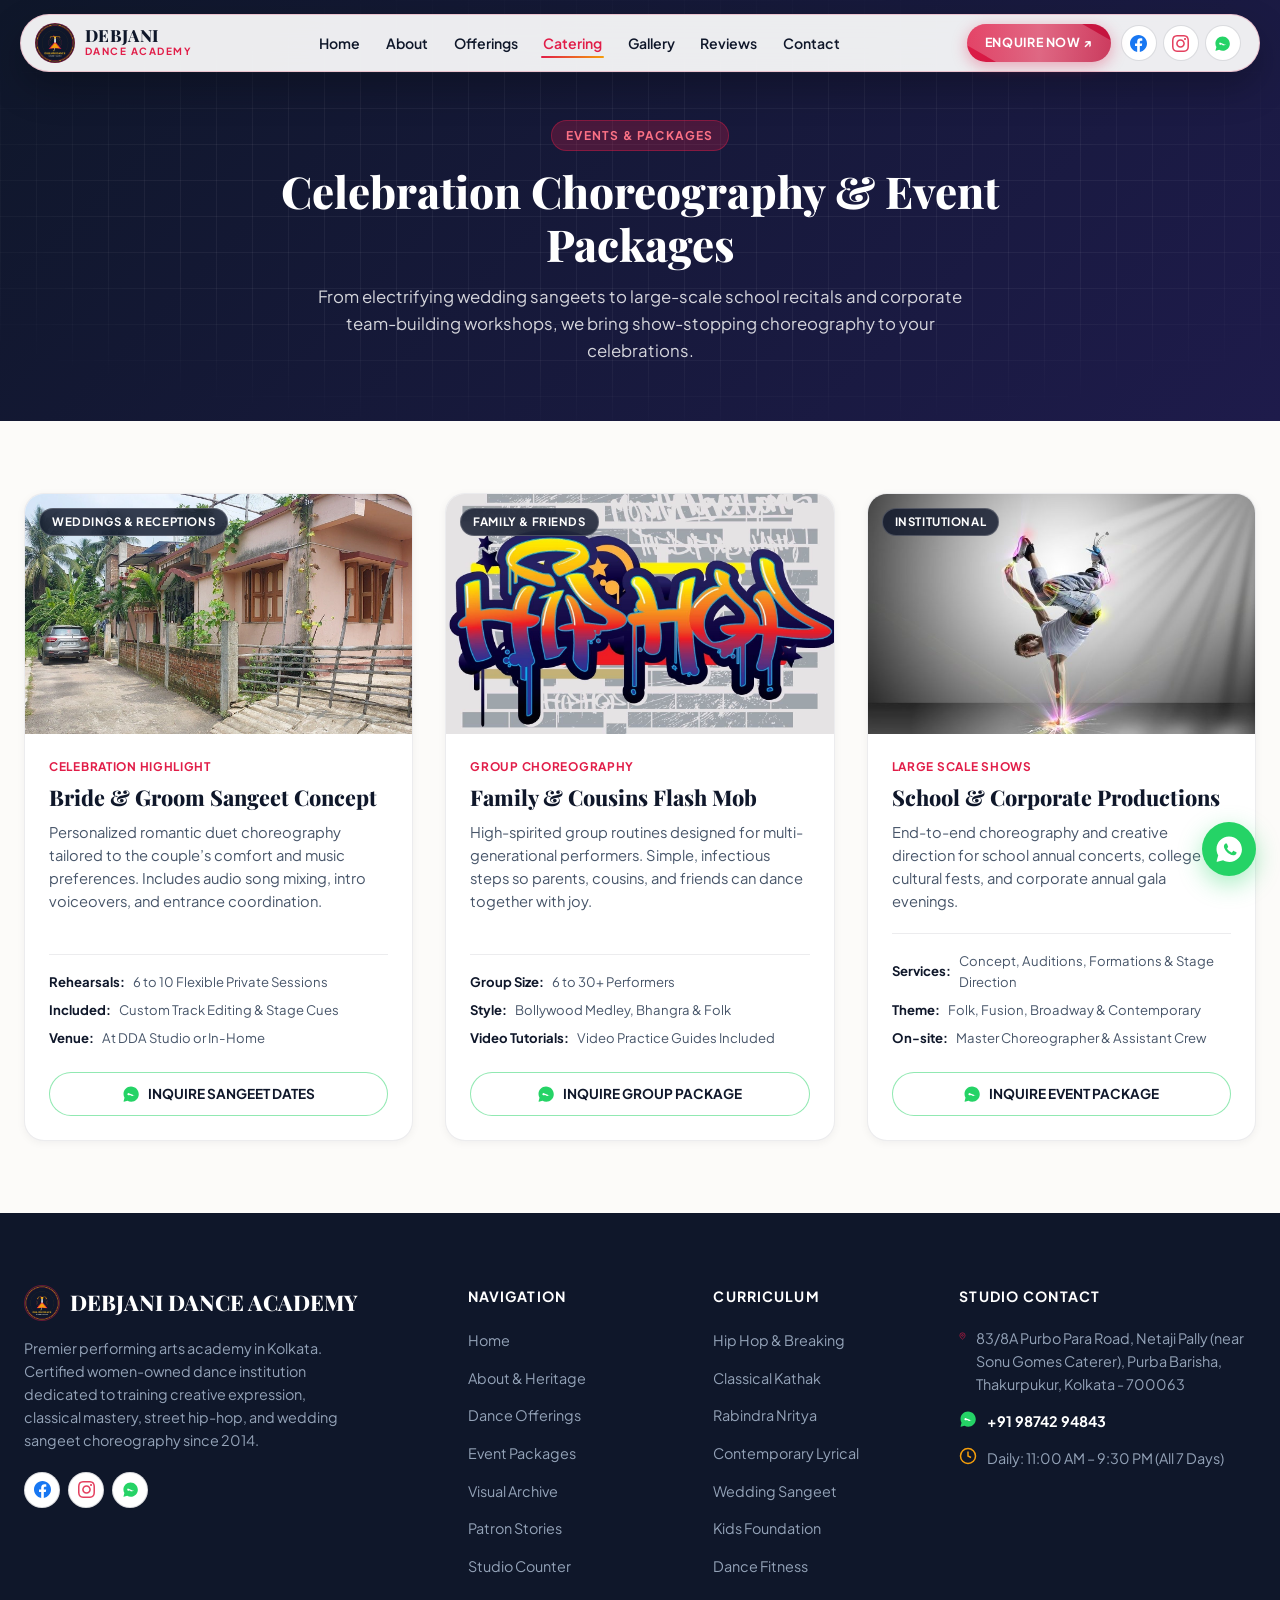
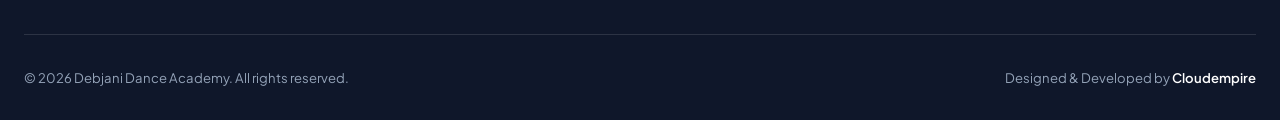
<file: catering.html>
<!DOCTYPE html>
<html lang="en">
<head>
  <meta charset="UTF-8">
  <meta name="viewport" content="width=device-width, initial-scale=1.0, viewport-fit=cover">
  <title>Event Packages, Sangeet & Workshops | Debjani Dance Academy | Debjani Dance Academy Kolkata</title>
  <meta name="description" content="Book specialized event choreography, wedding sangeet couple routines, flash mobs, school recitals, and corporate workshops with Debjani Dance Academy in Kolkata.">
  
  <!-- Multi-Resolution Favicon Suite (Mandate 15) -->
  <link rel="icon" type="image/svg+xml" href="assets/images/favicon.svg">
  <link rel="icon" type="image/png" sizes="32x32" href="assets/images/favicon-32x32.png">
  <link rel="icon" href="assets/images/favicon.ico">
  <link rel="apple-touch-icon" sizes="180x180" href="assets/images/apple-touch-icon.png">

  <!-- Google Fonts Preconnect -->
  <link rel="preconnect" href="https://fonts.googleapis.com">
  <link rel="preconnect" href="https://fonts.gstatic.com" crossorigin>
  <link href="https://fonts.googleapis.com/css2?family=Playfair+Display:ital,wght@0,600;0,700;0,800;0,900;1,600&family=Plus+Jakarta+Sans:wght@400;500;600;700;800&display=swap" rel="stylesheet">

  <link rel="stylesheet" href="assets/css/style.css">
</head>
<body>
  <!-- TheDivine Floating Pill Navbar (Mandate 3 & 11) -->
  <header class="site-header">
    <div class="header-inner">
      <a href="index.html" class="header-brand">
        <div class="brand-emblem-wrap">
          <img src="assets/images/logo.png" alt="Debjani Dance Academy Emblem" width="40" height="40">
        </div>
        <div class="brand-titles">
          <span class="brand-name">DEBJANI</span>
          <span class="brand-sub">DANCE ACADEMY</span>
        </div>
      </a>

      <nav>
        <ul class="nav-links">
          <li><a href="index.html" class="nav-link">Home</a></li>
          <li><a href="about.html" class="nav-link">About</a></li>
          <li><a href="offerings.html" class="nav-link">Offerings</a></li>
          <li><a href="catering.html" class="nav-link active">Catering</a></li>
          <li><a href="gallery.html" class="nav-link">Gallery</a></li>
          <li><a href="reviews.html" class="nav-link">Reviews</a></li>
          <li><a href="contact.html" class="nav-link">Contact</a></li>
        </ul>
      </nav>

      <div class="header-actions">
        <a href="contact.html" class="btn-cta-pill">ENQUIRE NOW ↗</a>
        <div class="social-circle-icons">
          <!-- Facebook -->
          <a href="https://www.facebook.com/search/top/?q=Debjani%20Dance%20Academy%20Kolkata" target="_blank" rel="noopener noreferrer" class="social-circle-btn" aria-label="Official Facebook">
            <svg viewBox="0 0 24 24" fill="#1877F2"><path d="M24 12.073c0-6.627-5.373-12-12-12s-12 5.373-12 12c0 5.99 4.388 10.954 10.125 11.854v-8.385H7.078v-3.47h3.047V9.43c0-3.007 1.792-4.669 4.533-4.669 1.312 0 2.686.235 2.686.235v2.953H15.83c-1.491 0-1.956.925-1.956 1.874v2.25h3.328l-.532 3.47h-2.796v8.385C19.612 23.027 24 18.062 24 12.073z"/></svg>
          </a>
          <!-- Instagram -->
          <a href="https://www.instagram.com/debjani.prabaha/" target="_blank" rel="noopener noreferrer" class="social-circle-btn" aria-label="Official Instagram">
            <svg viewBox="0 0 24 24" fill="#E4405F"><path d="M12 2.163c3.204 0 3.584.012 4.85.07 3.252.148 4.771 1.691 4.919 4.919.058 1.265.069 1.645.069 4.849 0 3.205-.012 3.584-.069 4.849-.149 3.225-1.664 4.771-4.919 4.919-1.266.058-1.644.07-4.85.07-3.204 0-3.584-.012-4.849-.07-3.26-.149-4.771-1.699-4.919-4.92-.058-1.265-.07-1.644-.07-4.849 0-3.204.013-3.583.07-4.849.149-3.227 1.664-4.771 4.919-4.919 1.266-.057 1.645-.069 4.849-.069zm0-2.163c-3.259 0-3.667.014-4.947.072-4.358.2-6.78 2.618-6.98 6.98-.059 1.281-.073 1.689-.073 4.948 0 3.259.014 3.668.072 4.948.2 4.358 2.618 6.78 6.98 6.98 1.281.058 1.689.072 4.948.072 3.259 0 3.668-.014 4.948-.072 4.354-.2 6.782-2.618 6.979-6.98.059-1.28.073-1.689.073-4.948 0-3.259-.014-3.667-.072-4.947-.196-4.354-2.617-6.78-6.979-6.98-1.281-.059-1.69-.073-4.949-.073zm0 5.838c-3.403 0-6.162 2.759-6.162 6.162s2.759 6.163 6.162 6.163 6.162-2.759 6.162-6.163c0-3.403-2.759-6.162-6.162-6.162zm0 10.162c-2.209 0-4-1.79-4-4 0-2.209 1.791-4 4-4s4 1.791 4 4c0 2.21-1.791 4-4 4zm6.406-11.845c-.796 0-1.441.645-1.441 1.44s.645 1.44 1.441 1.44c.795 0 1.439-.645 1.439-1.44s-.644-1.44-1.439-1.44z"/></svg>
          </a>
          <!-- Official WhatsApp (Mandate 5) -->
          <a href="https://wa.me/919874294843" target="_blank" rel="noopener noreferrer" class="social-circle-btn" aria-label="Official WhatsApp">
            <svg viewBox="0 0 24 24"><path d="M12 2C6.48 2 2 6.48 2 12c0 1.85.5 3.58 1.37 5.07L2.1 21.72c-.09.33.21.63.54.54l4.65-1.27C8.78 21.86 10.51 22.36 12.36 22.36c5.52 0 10-4.48 10-10S17.88 2 12 2z" fill="#25D366"/><path d="M17.5 14.38c-.25-.13-1.47-.73-1.7-.82-.22-.08-.39-.12-.55.13-.17.25-.64.81-.78.98-.14.16-.28.18-.53.06-.25-.13-1.05-.39-2-.1.24-.74-.66-1.24-1.48-1.38-1.73-.15-.25-.02-.38.11-.51.11-.11.25-.29.37-.44.13-.14.17-.25.25-.41.09-.17.04-.31-.02-.44-.06-.12-.56-1.35-.77-1.85-.2-.49-.41-.42-.56-.43-.14-.01-.31-.01-.47-.01-.17 0-.44.06-.67.31-.23.25-.87.85-.87 2.07s.89 2.4 1.01 2.56c.13.17 1.74 2.65 4.21 3.71.59.25 1.05.4 1.41.52.59.19 1.13.16 1.56.1.48-.07 1.48-.6 1.69-1.19.21-.58.21-1.08.14-1.19-.06-.1-.2-.16-.45-.18z" fill="#FFFFFF"/></svg>
          </a>
        </div>
        <button class="mobile-menu-toggle" aria-label="Toggle navigation menu">
          <svg width="22" height="22" viewBox="0 0 24 24" fill="none" stroke="currentColor" stroke-width="2.5"><line x1="3" y1="12" x2="21" y2="12"></line><line x1="3" y1="6" x2="21" y2="6"></line><line x1="3" y1="18" x2="21" y2="18"></line></svg>
        </button>
      </div>
    </div>
  </header>

  <div class="subpage-banner">
    <div class="abstract-tech-grid"></div>
    <div class="shell">
      <span class="banner-badge">Events &amp; Packages</span>
      <h1 class="banner-title">Celebration Choreography &amp; Event Packages</h1>
      <p class="banner-desc">From electrifying wedding sangeets to large-scale school recitals and corporate team-building workshops, we bring show-stopping choreography to your celebrations.</p>
    </div>
  </div>

  <section class="section">
    <div class="portfolio-grid">
      <!-- Package 1: Wedding Sangeet -->
      <article class="offering-card">
        <div class="card-img-wrap">
          <img src="assets/images/photo_4.jpg" alt="Wedding Sangeet" loading="lazy" decoding="async">
          <span class="card-badge">Weddings &amp; Receptions</span>
        </div>
        <div class="card-body">
          <span class="card-category">Celebration Highlight</span>
          <h2 class="card-title">Bride &amp; Groom Sangeet Concept</h2>
          <p class="card-desc">Personalized romantic duet choreography tailored to the couple’s comfort and music preferences. Includes audio song mixing, intro voiceovers, and entrance coordination.</p>
          <ul class="card-meta-list">
            <li class="card-meta-item"><strong>Rehearsals:</strong> 6 to 10 Flexible Private Sessions</li>
            <li class="card-meta-item"><strong>Included:</strong> Custom Track Editing &amp; Stage Cues</li>
            <li class="card-meta-item"><strong>Venue:</strong> At DDA Studio or In-Home</li>
          </ul>
          <a href="https://wa.me/919874294843?text=Namaste!%20We%20would%20like%20to%20inquire%20about%20Bride%20%26%20Groom%20Sangeet%20Choreography." target="_blank" rel="noopener noreferrer" class="btn-card-inquire">
            <svg width="18" height="18" viewBox="0 0 24 24"><path d="M12 2C6.48 2 2 6.48 2 12c0 1.85.5 3.58 1.37 5.07L2.1 21.72c-.09.33.21.63.54.54l4.65-1.27C8.78 21.86 10.51 22.36 12.36 22.36c5.52 0 10-4.48 10-10S17.88 2 12 2z" fill="#25D366"/><path d="M17.5 14.38c-.25-.13-1.47-.73-1.7-.82-.22-.08-.39-.12-.55.13-.17.25-.64.81-.78.98-.14.16-.28.18-.53.06-.25-.13-1.05-.39-2-.1.24-.74-.66-1.24-1.48-1.38-1.73-.15-.25-.02-.38.11-.51.11-.11.25-.29.37-.44.13-.14.17-.25.25-.41.09-.17.04-.31-.02-.44-.06-.12-.56-1.35-.77-1.85-.2-.49-.41-.42-.56-.43-.14-.01-.31-.01-.47-.01-.17 0-.44.06-.67.31-.23.25-.87.85-.87 2.07s.89 2.4 1.01 2.56c.13.17 1.74 2.65 4.21 3.71.59.25 1.05.4 1.41.52.59.19 1.13.16 1.56.1.48-.07 1.48-.6 1.69-1.19.21-.58.21-1.08.14-1.19-.06-.1-.2-.16-.45-.18z" fill="#FFFFFF"/></svg>
            <span>INQUIRE SANGEET DATES</span>
          </a>
        </div>
      </article>

      <!-- Package 2: Family Flash Mob -->
      <article class="offering-card">
        <div class="card-img-wrap">
          <img src="assets/images/photo_11.jpg" alt="Family Group Dance" loading="lazy" decoding="async">
          <span class="card-badge">Family &amp; Friends</span>
        </div>
        <div class="card-body">
          <span class="card-category">Group Choreography</span>
          <h2 class="card-title">Family &amp; Cousins Flash Mob</h2>
          <p class="card-desc">High-spirited group routines designed for multi-generational performers. Simple, infectious steps so parents, cousins, and friends can dance together with joy.</p>
          <ul class="card-meta-list">
            <li class="card-meta-item"><strong>Group Size:</strong> 6 to 30+ Performers</li>
            <li class="card-meta-item"><strong>Style:</strong> Bollywood Medley, Bhangra &amp; Folk</li>
            <li class="card-meta-item"><strong>Video Tutorials:</strong> Video Practice Guides Included</li>
          </ul>
          <a href="https://wa.me/919874294843?text=Namaste!%20We%20want%20to%20plan%20a%20family%20group%20sangeet%20dance." target="_blank" rel="noopener noreferrer" class="btn-card-inquire">
            <svg width="18" height="18" viewBox="0 0 24 24"><path d="M12 2C6.48 2 2 6.48 2 12c0 1.85.5 3.58 1.37 5.07L2.1 21.72c-.09.33.21.63.54.54l4.65-1.27C8.78 21.86 10.51 22.36 12.36 22.36c5.52 0 10-4.48 10-10S17.88 2 12 2z" fill="#25D366"/><path d="M17.5 14.38c-.25-.13-1.47-.73-1.7-.82-.22-.08-.39-.12-.55.13-.17.25-.64.81-.78.98-.14.16-.28.18-.53.06-.25-.13-1.05-.39-2-.1.24-.74-.66-1.24-1.48-1.38-1.73-.15-.25-.02-.38.11-.51.11-.11.25-.29.37-.44.13-.14.17-.25.25-.41.09-.17.04-.31-.02-.44-.06-.12-.56-1.35-.77-1.85-.2-.49-.41-.42-.56-.43-.14-.01-.31-.01-.47-.01-.17 0-.44.06-.67.31-.23.25-.87.85-.87 2.07s.89 2.4 1.01 2.56c.13.17 1.74 2.65 4.21 3.71.59.25 1.05.4 1.41.52.59.19 1.13.16 1.56.1.48-.07 1.48-.6 1.69-1.19.21-.58.21-1.08.14-1.19-.06-.1-.2-.16-.45-.18z" fill="#FFFFFF"/></svg>
            <span>INQUIRE GROUP PACKAGE</span>
          </a>
        </div>
      </article>

      <!-- Package 3: School Recitals & Corporate -->
      <article class="offering-card">
        <div class="card-img-wrap">
          <img src="assets/images/photo_12.jpg" alt="Corporate & School Choreography" loading="lazy" decoding="async">
          <span class="card-badge">Institutional</span>
        </div>
        <div class="card-body">
          <span class="card-category">Large Scale Shows</span>
          <h2 class="card-title">School &amp; Corporate Productions</h2>
          <p class="card-desc">End-to-end choreography and creative direction for school annual concerts, college cultural fests, and corporate annual gala evenings.</p>
          <ul class="card-meta-list">
            <li class="card-meta-item"><strong>Services:</strong> Concept, Auditions, Formations &amp; Stage Direction</li>
            <li class="card-meta-item"><strong>Theme:</strong> Folk, Fusion, Broadway &amp; Contemporary</li>
            <li class="card-meta-item"><strong>On-site:</strong> Master Choreographer &amp; Assistant Crew</li>
          </ul>
          <a href="https://wa.me/919874294843?text=Namaste!%20We%20would%20like%20to%20discuss%20School%2FCorporate%20choreography." target="_blank" rel="noopener noreferrer" class="btn-card-inquire">
            <svg width="18" height="18" viewBox="0 0 24 24"><path d="M12 2C6.48 2 2 6.48 2 12c0 1.85.5 3.58 1.37 5.07L2.1 21.72c-.09.33.21.63.54.54l4.65-1.27C8.78 21.86 10.51 22.36 12.36 22.36c5.52 0 10-4.48 10-10S17.88 2 12 2z" fill="#25D366"/><path d="M17.5 14.38c-.25-.13-1.47-.73-1.7-.82-.22-.08-.39-.12-.55.13-.17.25-.64.81-.78.98-.14.16-.28.18-.53.06-.25-.13-1.05-.39-2-.1.24-.74-.66-1.24-1.48-1.38-1.73-.15-.25-.02-.38.11-.51.11-.11.25-.29.37-.44.13-.14.17-.25.25-.41.09-.17.04-.31-.02-.44-.06-.12-.56-1.35-.77-1.85-.2-.49-.41-.42-.56-.43-.14-.01-.31-.01-.47-.01-.17 0-.44.06-.67.31-.23.25-.87.85-.87 2.07s.89 2.4 1.01 2.56c.13.17 1.74 2.65 4.21 3.71.59.25 1.05.4 1.41.52.59.19 1.13.16 1.56.1.48-.07 1.48-.6 1.69-1.19.21-.58.21-1.08.14-1.19-.06-.1-.2-.16-.45-.18z" fill="#FFFFFF"/></svg>
            <span>INQUIRE EVENT PACKAGE</span>
          </a>
        </div>
      </article>
    </div>
  </section>
  <!-- Floating High-Contrast WhatsApp CTA Button (Mandate 5) -->
  <a href="https://wa.me/919874294843" target="_blank" rel="noopener noreferrer" class="floating-wa-btn" aria-label="Chat directly on WhatsApp">
    <!-- On green background: white speech bubble + green handset -->
    <svg width="30" height="30" viewBox="0 0 24 24" fill="none">
      <path d="M12 2C6.48 2 2 6.48 2 12C2 13.85 2.5 15.58 3.37 17.07L2.1 21.72C2.01 22.05 2.31 22.35 2.64 22.26L7.29 20.99C8.78 21.86 10.51 22.36 12.36 22.36C17.88 22.36 22.36 17.88 22.36 12.36C22.36 6.84 17.88 2 12 2Z" fill="#FFFFFF"/>
      <path d="M17.5 14.38C17.25 14.25 16.03 13.65 15.8 13.56C15.58 13.48 15.41 13.44 15.25 13.69C15.08 13.94 14.61 14.5 14.47 14.67C14.33 14.83 14.19 14.85 13.94 14.73C13.69 14.6 12.89 14.34 11.94 13.49C11.2 12.83 10.7 12.01 10.56 11.76C10.41 11.51 10.54 11.38 10.67 11.25C10.78 11.14 10.92 10.96 11.04 10.81C11.17 10.67 11.21 10.56 11.29 10.4C11.38 10.23 11.33 10.09 11.27 9.96C11.21 9.84 10.71 8.61 10.5 8.11C10.3 7.62 10.09 7.69 9.94 7.68C9.8 7.67 9.63 7.67 9.47 7.67C9.3 7.67 9.03 7.73 8.8 7.98C8.57 8.23 7.93 8.83 7.93 10.05C7.93 11.27 8.82 12.45 8.94 12.61C9.07 12.78 10.68 15.26 13.15 16.32C13.74 16.57 14.2 16.72 14.56 16.84C15.15 17.03 15.69 17 16.12 16.94C16.6 16.87 17.6 16.34 17.81 15.75C18.02 15.17 18.02 14.67 17.95 14.56C17.89 14.46 17.75 14.4 17.5 14.38Z" fill="#25D366"/>
    </svg>
  </a>

  <!-- Site Footer (Mandate 4 & 5) -->
  <footer class="site-footer">
    <div class="footer-top">
      <div>
        <div style="display:flex;align-items:center;gap:10px;margin-bottom:1rem;">
          <div class="brand-emblem-wrap" style="width:36px;height:36px;">
            <img src="assets/images/logo.png" alt="Logo" width="36" height="36">
          </div>
          <span class="footer-brand-title" style="margin:0;">DEBJANI DANCE ACADEMY</span>
        </div>
        <p class="footer-brand-desc">
          Premier performing arts academy in Kolkata. Certified women-owned dance institution dedicated to training creative expression, classical mastery, street hip-hop, and wedding sangeet choreography since 2014.
        </p>
        <div style="display:flex;gap:8px;">
          <a href="https://www.facebook.com/search/top/?q=Debjani%20Dance%20Academy%20Kolkata" target="_blank" rel="noopener noreferrer" class="social-circle-btn" aria-label="Facebook">
            <svg viewBox="0 0 24 24" fill="#1877F2"><path d="M24 12.073c0-6.627-5.373-12-12-12s-12 5.373-12 12c0 5.99 4.388 10.954 10.125 11.854v-8.385H7.078v-3.47h3.047V9.43c0-3.007 1.792-4.669 4.533-4.669 1.312 0 2.686.235 2.686.235v2.953H15.83c-1.491 0-1.956.925-1.956 1.874v2.25h3.328l-.532 3.47h-2.796v8.385C19.612 23.027 24 18.062 24 12.073z"/></svg>
          </a>
          <a href="https://www.instagram.com/debjani.prabaha/" target="_blank" rel="noopener noreferrer" class="social-circle-btn" aria-label="Instagram">
            <svg viewBox="0 0 24 24" fill="#E4405F"><path d="M12 2.163c3.204 0 3.584.012 4.85.07 3.252.148 4.771 1.691 4.919 4.919.058 1.265.069 1.645.069 4.849 0 3.205-.012 3.584-.069 4.849-.149 3.225-1.664 4.771-4.919 4.919-1.266.058-1.644.07-4.85.07-3.204 0-3.584-.012-4.849-.07-3.26-.149-4.771-1.699-4.919-4.92-.058-1.265-.07-1.644-.07-4.849 0-3.204.013-3.583.07-4.849.149-3.227 1.664-4.771 4.919-4.919 1.266-.057 1.645-.069 4.849-.069zm0-2.163c-3.259 0-3.667.014-4.947.072-4.358.2-6.78 2.618-6.98 6.98-.059 1.281-.073 1.689-.073 4.948 0 3.259.014 3.668.072 4.948.2 4.358 2.618 6.78 6.98 6.98 1.281.058 1.689.072 4.948.072 3.259 0 3.668-.014 4.948-.072 4.354-.2 6.782-2.618 6.979-6.98.059-1.28.073-1.689.073-4.948 0-3.259-.014-3.667-.072-4.947-.196-4.354-2.617-6.78-6.979-6.98-1.281-.059-1.69-.073-4.949-.073zm0 5.838c-3.403 0-6.162 2.759-6.162 6.162s2.759 6.163 6.162 6.163 6.162-2.759 6.162-6.163c0-3.403-2.759-6.162-6.162-6.162zm0 10.162c-2.209 0-4-1.79-4-4 0-2.209 1.791-4 4-4s4 1.791 4 4c0 2.21-1.791 4-4 4zm6.406-11.845c-.796 0-1.441.645-1.441 1.44s.645 1.44 1.441 1.44c.795 0 1.439-.645 1.439-1.44s-.644-1.44-1.439-1.44z"/></svg>
          </a>
          <a href="https://wa.me/919874294843" target="_blank" rel="noopener noreferrer" class="social-circle-btn" aria-label="WhatsApp">
            <svg viewBox="0 0 24 24"><path d="M12 2C6.48 2 2 6.48 2 12c0 1.85.5 3.58 1.37 5.07L2.1 21.72c-.09.33.21.63.54.54l4.65-1.27C8.78 21.86 10.51 22.36 12.36 22.36c5.52 0 10-4.48 10-10S17.88 2 12 2z" fill="#25D366"/><path d="M17.5 14.38c-.25-.13-1.47-.73-1.7-.82-.22-.08-.39-.12-.55.13-.17.25-.64.81-.78.98-.14.16-.28.18-.53.06-.25-.13-1.05-.39-2-.1.24-.74-.66-1.24-1.48-1.38-1.73-.15-.25-.02-.38.11-.51.11-.11.25-.29.37-.44.13-.14.17-.25.25-.41.09-.17.04-.31-.02-.44-.06-.12-.56-1.35-.77-1.85-.2-.49-.41-.42-.56-.43-.14-.01-.31-.01-.47-.01-.17 0-.44.06-.67.31-.23.25-.87.85-.87 2.07s.89 2.4 1.01 2.56c.13.17 1.74 2.65 4.21 3.71.59.25 1.05.4 1.41.52.59.19 1.13.16 1.56.1.48-.07 1.48-.6 1.69-1.19.21-.58.21-1.08.14-1.19-.06-.1-.2-.16-.45-.18z" fill="#FFFFFF"/></svg>
          </a>
        </div>
      </div>

      <div>
        <h4 class="footer-col-title">Navigation</h4>
        <ul class="footer-links">
          <li><a href="index.html">Home</a></li>
          <li><a href="about.html">About & Heritage</a></li>
          <li><a href="offerings.html">Dance Offerings</a></li>
          <li><a href="catering.html">Event Packages</a></li>
          <li><a href="gallery.html">Visual Archive</a></li>
          <li><a href="reviews.html">Patron Stories</a></li>
          <li><a href="contact.html">Studio Counter</a></li>
        </ul>
      </div>

      <div>
        <h4 class="footer-col-title">Curriculum</h4>
        <ul class="footer-links">
          <li><a href="offerings.html">Hip Hop & Breaking</a></li>
          <li><a href="offerings.html">Classical Kathak</a></li>
          <li><a href="offerings.html">Rabindra Nritya</a></li>
          <li><a href="offerings.html">Contemporary Lyrical</a></li>
          <li><a href="catering.html">Wedding Sangeet</a></li>
          <li><a href="offerings.html">Kids Foundation</a></li>
          <li><a href="offerings.html">Dance Fitness</a></li>
        </ul>
      </div>

      <div>
        <h4 class="footer-col-title">Studio Contact</h4>
        <div class="footer-contact-item">
          <svg width="18" height="18" viewBox="0 0 24 24" fill="none" stroke="var(--accent-ruby)" stroke-width="2"><path d="M21 10c0 7-9 13-9 13s-9-6-9-13a9 9 0 0 1 18 0z"></path><circle cx="12" cy="10" r="3"></circle></svg>
          <span>83/8A Purbo Para Road, Netaji Pally (near Sonu Gomes Caterer), Purba Barisha, Thakurpukur, Kolkata - 700063</span>
        </div>
        <!-- MANDATE 5: Official WhatsApp brand SVG next to phone number -->
        <div class="footer-contact-item">
          <svg width="18" height="18" viewBox="0 0 24 24"><path d="M12 2C6.48 2 2 6.48 2 12c0 1.85.5 3.58 1.37 5.07L2.1 21.72c-.09.33.21.63.54.54l4.65-1.27C8.78 21.86 10.51 22.36 12.36 22.36c5.52 0 10-4.48 10-10S17.88 2 12 2z" fill="#25D366"/><path d="M17.5 14.38c-.25-.13-1.47-.73-1.7-.82-.22-.08-.39-.12-.55.13-.17.25-.64.81-.78.98-.14.16-.28.18-.53.06-.25-.13-1.05-.39-2-.1.24-.74-.66-1.24-1.48-1.38-1.73-.15-.25-.02-.38.11-.51.11-.11.25-.29.37-.44.13-.14.17-.25.25-.41.09-.17.04-.31-.02-.44-.06-.12-.56-1.35-.77-1.85-.2-.49-.41-.42-.56-.43-.14-.01-.31-.01-.47-.01-.17 0-.44.06-.67.31-.23.25-.87.85-.87 2.07s.89 2.4 1.01 2.56c.13.17 1.74 2.65 4.21 3.71.59.25 1.05.4 1.41.52.59.19 1.13.16 1.56.1.48-.07 1.48-.6 1.69-1.19.21-.58.21-1.08.14-1.19-.06-.1-.2-.16-.45-.18z" fill="#FFFFFF"/></svg>
          <a href="https://wa.me/919874294843" style="color:#ffffff;font-weight:700;">+91 98742 94843</a>
        </div>
        <div class="footer-contact-item">
          <svg width="18" height="18" viewBox="0 0 24 24" fill="none" stroke="var(--accent-gold)" stroke-width="2"><circle cx="12" cy="12" r="10"></circle><polyline points="12 6 12 12 16 14"></polyline></svg>
          <span>Daily: 11:00 AM – 9:30 PM (All 7 Days)</span>
        </div>
      </div>
    </div>

    <div class="footer-bottom">
      <div>
        © 2026 Debjani Dance Academy. All rights reserved.
      </div>
      <div>
        Designed &amp; Developed by <a href="https://cloudempire.tech/" target="_blank" rel="noopener noreferrer">Cloudempire</a>
      </div>
    </div>
  </footer>

  <script src="assets/js/script.js"></script>
</body>
</html>
</file>
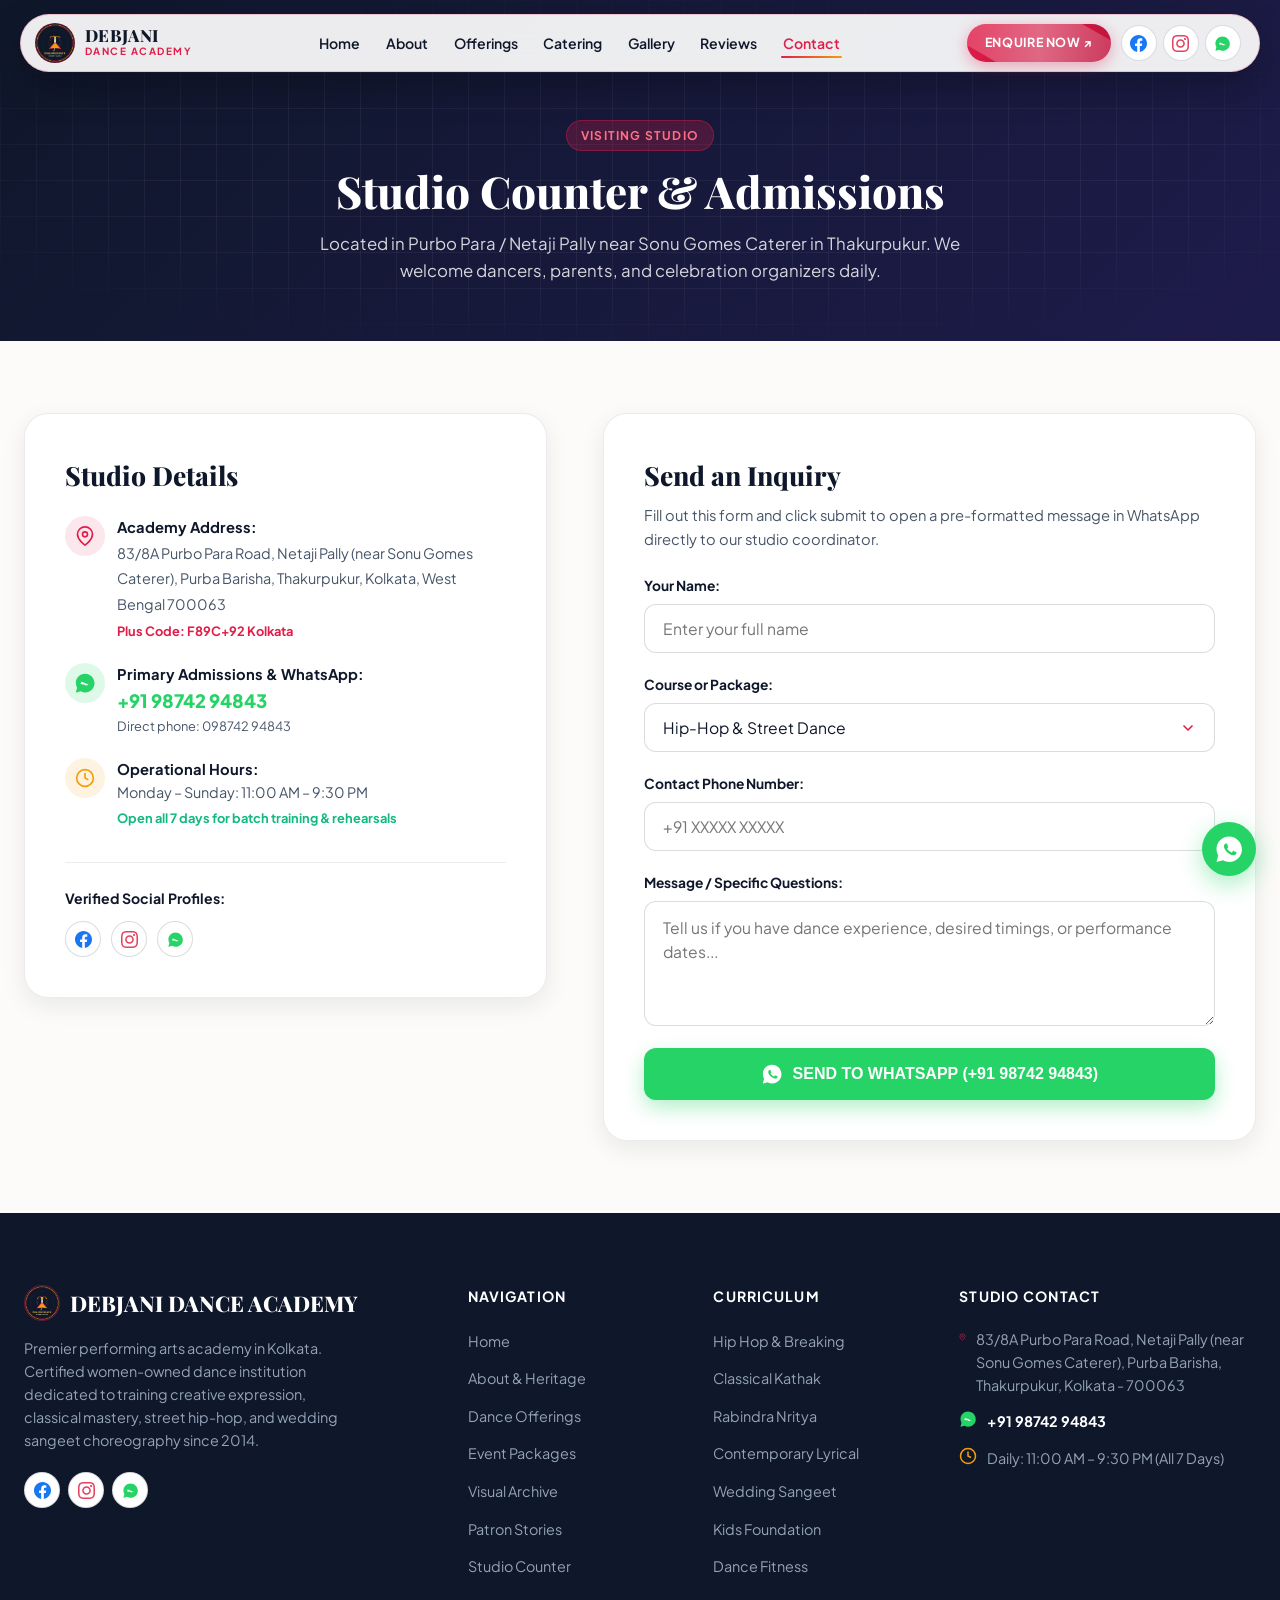
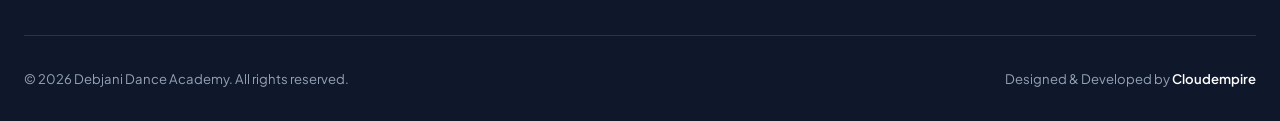
<file: contact.html>
<!DOCTYPE html>
<html lang="en">
<head>
  <meta charset="UTF-8">
  <meta name="viewport" content="width=device-width, initial-scale=1.0, viewport-fit=cover">
  <title>Studio Counter & Admissions | Debjani Dance Academy Kolkata | Debjani Dance Academy Kolkata</title>
  <meta name="description" content="Contact Debjani Dance Academy at 83/8A Purbo Para Road, Thakurpukur, Kolkata. Call or WhatsApp +91 98742 94843 for batch schedules and admissions.">
  
  <!-- Multi-Resolution Favicon Suite (Mandate 15) -->
  <link rel="icon" type="image/svg+xml" href="assets/images/favicon.svg">
  <link rel="icon" type="image/png" sizes="32x32" href="assets/images/favicon-32x32.png">
  <link rel="icon" href="assets/images/favicon.ico">
  <link rel="apple-touch-icon" sizes="180x180" href="assets/images/apple-touch-icon.png">

  <!-- Google Fonts Preconnect -->
  <link rel="preconnect" href="https://fonts.googleapis.com">
  <link rel="preconnect" href="https://fonts.gstatic.com" crossorigin>
  <link href="https://fonts.googleapis.com/css2?family=Playfair+Display:ital,wght@0,600;0,700;0,800;0,900;1,600&family=Plus+Jakarta+Sans:wght@400;500;600;700;800&display=swap" rel="stylesheet">

  <link rel="stylesheet" href="assets/css/style.css">
</head>
<body>
  <!-- TheDivine Floating Pill Navbar (Mandate 3 & 11) -->
  <header class="site-header">
    <div class="header-inner">
      <a href="index.html" class="header-brand">
        <div class="brand-emblem-wrap">
          <img src="assets/images/logo.png" alt="Debjani Dance Academy Emblem" width="40" height="40">
        </div>
        <div class="brand-titles">
          <span class="brand-name">DEBJANI</span>
          <span class="brand-sub">DANCE ACADEMY</span>
        </div>
      </a>

      <nav>
        <ul class="nav-links">
          <li><a href="index.html" class="nav-link">Home</a></li>
          <li><a href="about.html" class="nav-link">About</a></li>
          <li><a href="offerings.html" class="nav-link">Offerings</a></li>
          <li><a href="catering.html" class="nav-link">Catering</a></li>
          <li><a href="gallery.html" class="nav-link">Gallery</a></li>
          <li><a href="reviews.html" class="nav-link">Reviews</a></li>
          <li><a href="contact.html" class="nav-link active">Contact</a></li>
        </ul>
      </nav>

      <div class="header-actions">
        <a href="contact.html" class="btn-cta-pill">ENQUIRE NOW ↗</a>
        <div class="social-circle-icons">
          <!-- Facebook -->
          <a href="https://www.facebook.com/search/top/?q=Debjani%20Dance%20Academy%20Kolkata" target="_blank" rel="noopener noreferrer" class="social-circle-btn" aria-label="Official Facebook">
            <svg viewBox="0 0 24 24" fill="#1877F2"><path d="M24 12.073c0-6.627-5.373-12-12-12s-12 5.373-12 12c0 5.99 4.388 10.954 10.125 11.854v-8.385H7.078v-3.47h3.047V9.43c0-3.007 1.792-4.669 4.533-4.669 1.312 0 2.686.235 2.686.235v2.953H15.83c-1.491 0-1.956.925-1.956 1.874v2.25h3.328l-.532 3.47h-2.796v8.385C19.612 23.027 24 18.062 24 12.073z"/></svg>
          </a>
          <!-- Instagram -->
          <a href="https://www.instagram.com/debjani.prabaha/" target="_blank" rel="noopener noreferrer" class="social-circle-btn" aria-label="Official Instagram">
            <svg viewBox="0 0 24 24" fill="#E4405F"><path d="M12 2.163c3.204 0 3.584.012 4.85.07 3.252.148 4.771 1.691 4.919 4.919.058 1.265.069 1.645.069 4.849 0 3.205-.012 3.584-.069 4.849-.149 3.225-1.664 4.771-4.919 4.919-1.266.058-1.644.07-4.85.07-3.204 0-3.584-.012-4.849-.07-3.26-.149-4.771-1.699-4.919-4.92-.058-1.265-.07-1.644-.07-4.849 0-3.204.013-3.583.07-4.849.149-3.227 1.664-4.771 4.919-4.919 1.266-.057 1.645-.069 4.849-.069zm0-2.163c-3.259 0-3.667.014-4.947.072-4.358.2-6.78 2.618-6.98 6.98-.059 1.281-.073 1.689-.073 4.948 0 3.259.014 3.668.072 4.948.2 4.358 2.618 6.78 6.98 6.98 1.281.058 1.689.072 4.948.072 3.259 0 3.668-.014 4.948-.072 4.354-.2 6.782-2.618 6.979-6.98.059-1.28.073-1.689.073-4.948 0-3.259-.014-3.667-.072-4.947-.196-4.354-2.617-6.78-6.979-6.98-1.281-.059-1.69-.073-4.949-.073zm0 5.838c-3.403 0-6.162 2.759-6.162 6.162s2.759 6.163 6.162 6.163 6.162-2.759 6.162-6.163c0-3.403-2.759-6.162-6.162-6.162zm0 10.162c-2.209 0-4-1.79-4-4 0-2.209 1.791-4 4-4s4 1.791 4 4c0 2.21-1.791 4-4 4zm6.406-11.845c-.796 0-1.441.645-1.441 1.44s.645 1.44 1.441 1.44c.795 0 1.439-.645 1.439-1.44s-.644-1.44-1.439-1.44z"/></svg>
          </a>
          <!-- Official WhatsApp (Mandate 5) -->
          <a href="https://wa.me/919874294843" target="_blank" rel="noopener noreferrer" class="social-circle-btn" aria-label="Official WhatsApp">
            <svg viewBox="0 0 24 24"><path d="M12 2C6.48 2 2 6.48 2 12c0 1.85.5 3.58 1.37 5.07L2.1 21.72c-.09.33.21.63.54.54l4.65-1.27C8.78 21.86 10.51 22.36 12.36 22.36c5.52 0 10-4.48 10-10S17.88 2 12 2z" fill="#25D366"/><path d="M17.5 14.38c-.25-.13-1.47-.73-1.7-.82-.22-.08-.39-.12-.55.13-.17.25-.64.81-.78.98-.14.16-.28.18-.53.06-.25-.13-1.05-.39-2-.1.24-.74-.66-1.24-1.48-1.38-1.73-.15-.25-.02-.38.11-.51.11-.11.25-.29.37-.44.13-.14.17-.25.25-.41.09-.17.04-.31-.02-.44-.06-.12-.56-1.35-.77-1.85-.2-.49-.41-.42-.56-.43-.14-.01-.31-.01-.47-.01-.17 0-.44.06-.67.31-.23.25-.87.85-.87 2.07s.89 2.4 1.01 2.56c.13.17 1.74 2.65 4.21 3.71.59.25 1.05.4 1.41.52.59.19 1.13.16 1.56.1.48-.07 1.48-.6 1.69-1.19.21-.58.21-1.08.14-1.19-.06-.1-.2-.16-.45-.18z" fill="#FFFFFF"/></svg>
          </a>
        </div>
        <button class="mobile-menu-toggle" aria-label="Toggle navigation menu">
          <svg width="22" height="22" viewBox="0 0 24 24" fill="none" stroke="currentColor" stroke-width="2.5"><line x1="3" y1="12" x2="21" y2="12"></line><line x1="3" y1="6" x2="21" y2="6"></line><line x1="3" y1="18" x2="21" y2="18"></line></svg>
        </button>
      </div>
    </div>
  </header>

  <div class="subpage-banner">
    <div class="abstract-tech-grid"></div>
    <div class="shell">
      <span class="banner-badge">Visiting Studio</span>
      <h1 class="banner-title">Studio Counter &amp; Admissions</h1>
      <p class="banner-desc">Located in Purbo Para / Netaji Pally near Sonu Gomes Caterer in Thakurpukur. We welcome dancers, parents, and celebration organizers daily.</p>
    </div>
  </div>

  <section class="section">
    <div class="split-grid-contact">
      <!-- Contact Info Card -->
      <div>
        <div style="background:#ffffff;border:1px solid var(--color-border);border-radius:24px;padding:2.5rem;box-shadow:var(--shadow-md);margin-bottom:2rem;">
          <h2 style="font-family:var(--font-serif);font-size:1.65rem;font-weight:800;margin-bottom:1.25rem;">Studio Details</h2>

          <div style="display:flex;flex-direction:column;gap:1.35rem;">
            <div style="display:flex;gap:12px;align-items:flex-start;">
              <div style="width:40px;height:40px;border-radius:50%;background:rgba(225,29,72,0.1);display:flex;align-items:center;justify-content:center;color:var(--accent-ruby);flex-shrink:0;">
                <svg width="20" height="20" viewBox="0 0 24 24" fill="none" stroke="currentColor" stroke-width="2"><path d="M21 10c0 7-9 13-9 13s-9-6-9-13a9 9 0 0 1 18 0z"></path><circle cx="12" cy="10" r="3"></circle></svg>
              </div>
              <div>
                <strong style="display:block;font-size:0.92rem;color:var(--color-text-main);">Academy Address:</strong>
                <span style="font-size:0.9rem;color:var(--color-text-muted);line-height:1.5;">83/8A Purbo Para Road, Netaji Pally (near Sonu Gomes Caterer), Purba Barisha, Thakurpukur, Kolkata, West Bengal 700063</span>
                <span style="display:block;font-size:0.8rem;color:var(--accent-ruby);font-weight:700;margin-top:4px;">Plus Code: F89C+92 Kolkata</span>
              </div>
            </div>

            <!-- MANDATE 5: Official WhatsApp SVG adjacent to phone number -->
            <div style="display:flex;gap:12px;align-items:flex-start;">
              <div style="width:40px;height:40px;border-radius:50%;background:rgba(37,211,102,0.15);display:flex;align-items:center;justify-content:center;color:var(--wa-green);flex-shrink:0;">
                <svg width="22" height="22" viewBox="0 0 24 24"><path d="M12 2C6.48 2 2 6.48 2 12c0 1.85.5 3.58 1.37 5.07L2.1 21.72c-.09.33.21.63.54.54l4.65-1.27C8.78 21.86 10.51 22.36 12.36 22.36c5.52 0 10-4.48 10-10S17.88 2 12 2z" fill="#25D366"/><path d="M17.5 14.38c-.25-.13-1.47-.73-1.7-.82-.22-.08-.39-.12-.55.13-.17.25-.64.81-.78.98-.14.16-.28.18-.53.06-.25-.13-1.05-.39-2-.1.24-.74-.66-1.24-1.48-1.38-1.73-.15-.25-.02-.38.11-.51.11-.11.25-.29.37-.44.13-.14.17-.25.25-.41.09-.17.04-.31-.02-.44-.06-.12-.56-1.35-.77-1.85-.2-.49-.41-.42-.56-.43-.14-.01-.31-.01-.47-.01-.17 0-.44.06-.67.31-.23.25-.87.85-.87 2.07s.89 2.4 1.01 2.56c.13.17 1.74 2.65 4.21 3.71.59.25 1.05.4 1.41.52.59.19 1.13.16 1.56.1.48-.07 1.48-.6 1.69-1.19.21-.58.21-1.08.14-1.19-.06-.1-.2-.16-.45-.18z" fill="#FFFFFF"/></svg>
              </div>
              <div>
                <strong style="display:block;font-size:0.92rem;color:var(--color-text-main);">Primary Admissions &amp; WhatsApp:</strong>
                <a href="https://wa.me/919874294843" style="font-size:1.15rem;color:var(--wa-green);font-weight:800;">+91 98742 94843</a>
                <span style="display:block;font-size:0.8rem;color:var(--color-text-muted);">Direct phone: <a href="tel:+919874294843">098742 94843</a></span>
              </div>
            </div>

            <div style="display:flex;gap:12px;align-items:flex-start;">
              <div style="width:40px;height:40px;border-radius:50%;background:rgba(245,158,11,0.12);display:flex;align-items:center;justify-content:center;color:var(--accent-gold);flex-shrink:0;">
                <svg width="20" height="20" viewBox="0 0 24 24" fill="none" stroke="currentColor" stroke-width="2"><circle cx="12" cy="12" r="10"></circle><polyline points="12 6 12 12 16 14"></polyline></svg>
              </div>
              <div>
                <strong style="display:block;font-size:0.92rem;color:var(--color-text-main);">Operational Hours:</strong>
                <span style="font-size:0.9rem;color:var(--color-text-muted);display:block;">Monday – Sunday: 11:00 AM – 9:30 PM</span>
                <span style="font-size:0.8rem;color:#10b981;font-weight:700;">Open all 7 days for batch training &amp; rehearsals</span>
              </div>
            </div>
          </div>

          <div style="margin-top:2rem;padding-top:1.5rem;border-top:1px solid var(--color-border);">
            <strong style="display:block;font-size:0.88rem;color:var(--color-text-main);margin-bottom:0.75rem;">Verified Social Profiles:</strong>
            <div style="display:flex;gap:10px;">
              <a href="https://www.facebook.com/search/top/?q=Debjani%20Dance%20Academy%20Kolkata" target="_blank" rel="noopener noreferrer" class="social-circle-btn" aria-label="Facebook">
                <svg viewBox="0 0 24 24" fill="#1877F2"><path d="M24 12.073c0-6.627-5.373-12-12-12s-12 5.373-12 12c0 5.99 4.388 10.954 10.125 11.854v-8.385H7.078v-3.47h3.047V9.43c0-3.007 1.792-4.669 4.533-4.669 1.312 0 2.686.235 2.686.235v2.953H15.83c-1.491 0-1.956.925-1.956 1.874v2.25h3.328l-.532 3.47h-2.796v8.385C19.612 23.027 24 18.062 24 12.073z"/></svg>
              </a>
              <a href="https://www.instagram.com/debjani.prabaha/" target="_blank" rel="noopener noreferrer" class="social-circle-btn" aria-label="Instagram">
                <svg viewBox="0 0 24 24" fill="#E4405F"><path d="M12 2.163c3.204 0 3.584.012 4.85.07 3.252.148 4.771 1.691 4.919 4.919.058 1.265.069 1.645.069 4.849 0 3.205-.012 3.584-.069 4.849-.149 3.225-1.664 4.771-4.919 4.919-1.266.058-1.644.07-4.85.07-3.204 0-3.584-.012-4.849-.07-3.26-.149-4.771-1.699-4.919-4.92-.058-1.265-.07-1.644-.07-4.849 0-3.204.013-3.583.07-4.849.149-3.227 1.664-4.771 4.919-4.919 1.266-.057 1.645-.069 4.849-.069zm0-2.163c-3.259 0-3.667.014-4.947.072-4.358.2-6.78 2.618-6.98 6.98-.059 1.281-.073 1.689-.073 4.948 0 3.259.014 3.668.072 4.948.2 4.358 2.618 6.78 6.98 6.98 1.281.058 1.689.072 4.948.072 3.259 0 3.668-.014 4.948-.072 4.354-.2 6.782-2.618 6.979-6.98.059-1.28.073-1.689.073-4.948 0-3.259-.014-3.667-.072-4.947-.196-4.354-2.617-6.78-6.979-6.98-1.281-.059-1.69-.073-4.949-.073zm0 5.838c-3.403 0-6.162 2.759-6.162 6.162s2.759 6.163 6.162 6.163 6.162-2.759 6.162-6.163c0-3.403-2.759-6.162-6.162-6.162zm0 10.162c-2.209 0-4-1.79-4-4 0-2.209 1.791-4 4-4s4 1.791 4 4c0 2.21-1.791 4-4 4zm6.406-11.845c-.796 0-1.441.645-1.441 1.44s.645 1.44 1.441 1.44c.795 0 1.439-.645 1.439-1.44s-.644-1.44-1.439-1.44z"/></svg>
              </a>
              <a href="https://wa.me/919874294843" target="_blank" rel="noopener noreferrer" class="social-circle-btn" aria-label="WhatsApp">
                <svg viewBox="0 0 24 24"><path d="M12 2C6.48 2 2 6.48 2 12c0 1.85.5 3.58 1.37 5.07L2.1 21.72c-.09.33.21.63.54.54l4.65-1.27C8.78 21.86 10.51 22.36 12.36 22.36c5.52 0 10-4.48 10-10S17.88 2 12 2z" fill="#25D366"/><path d="M17.5 14.38c-.25-.13-1.47-.73-1.7-.82-.22-.08-.39-.12-.55.13-.17.25-.64.81-.78.98-.14.16-.28.18-.53.06-.25-.13-1.05-.39-2-.1.24-.74-.66-1.24-1.48-1.38-1.73-.15-.25-.02-.38.11-.51.11-.11.25-.29.37-.44.13-.14.17-.25.25-.41.09-.17.04-.31-.02-.44-.06-.12-.56-1.35-.77-1.85-.2-.49-.41-.42-.56-.43-.14-.01-.31-.01-.47-.01-.17 0-.44.06-.67.31-.23.25-.87.85-.87 2.07s.89 2.4 1.01 2.56c.13.17 1.74 2.65 4.21 3.71.59.25 1.05.4 1.41.52.59.19 1.13.16 1.56.1.48-.07 1.48-.6 1.69-1.19.21-.58.21-1.08.14-1.19-.06-.1-.2-.16-.45-.18z" fill="#FFFFFF"/></svg>
              </a>
            </div>
          </div>
        </div>
      </div>

      <!-- Contact & WhatsApp Form (Mandate 6) -->
      <div>
        <div class="contact-form-card">
          <h2 style="font-family:var(--font-serif);font-size:1.65rem;font-weight:800;margin-bottom:0.5rem;">Send an Inquiry</h2>
          <p style="color:var(--color-text-muted);font-size:0.92rem;margin-bottom:1.5rem;">Fill out this form and click submit to open a pre-formatted message in WhatsApp directly to our studio coordinator.</p>

          <form data-wa-form>
            <div class="form-group">
              <label class="form-label" for="contactName">Your Name:</label>
              <input type="text" id="contactName" name="name" class="form-control" placeholder="Enter your full name" required>
            </div>

            <div class="form-group">
              <label class="form-label" for="contactProgram">Course or Package:</label>
              <select id="contactProgram" name="program" class="form-control" required>
                <option value="Hip-Hop & Street Dance">Hip-Hop &amp; Street Dance</option>
                <option value="Classical Kathak">Classical Kathak</option>
                <option value="Rabindra Nritya & Creative">Rabindra Nritya &amp; Creative</option>
                <option value="Wedding Sangeet Choreography">Wedding Sangeet Choreography</option>
                <option value="Kids Dance Foundation">Kids Dance Foundation (Ages 4+)</option>
                <option value="Dance Fitness & Meditation">Dance Fitness &amp; Movement Meditation</option>
                <option value="Other / School Recital">Other / School / Corporate Event</option>
              </select>
            </div>

            <div class="form-group">
              <label class="form-label" for="contactPhone">Contact Phone Number:</label>
              <input type="tel" id="contactPhone" name="phone" class="form-control" placeholder="+91 XXXXX XXXXX" required>
            </div>

            <div class="form-group">
              <label class="form-label" for="contactMessage">Message / Specific Questions:</label>
              <textarea id="contactMessage" name="message" class="form-control" placeholder="Tell us if you have dance experience, desired timings, or performance dates..."></textarea>
            </div>

            <!-- Submit WhatsApp Button (Mandate 5 & 6) -->
            <button type="submit" class="btn-form-submit">
              <svg width="22" height="22" viewBox="0 0 24 24" fill="none">
                <path d="M12 2C6.48 2 2 6.48 2 12C2 13.85 2.5 15.58 3.37 17.07L2.1 21.72C2.01 22.05 2.31 22.35 2.64 22.26L7.29 20.99C8.78 21.86 10.51 22.36 12.36 22.36C17.88 22.36 22.36 17.88 22.36 12.36C22.36 6.84 17.88 2 12 2Z" fill="#FFFFFF"/>
                <path d="M17.5 14.38C17.25 14.25 16.03 13.65 15.8 13.56C15.58 13.48 15.41 13.44 15.25 13.69C15.08 13.94 14.61 14.5 14.47 14.67C14.33 14.83 14.19 14.85 13.94 14.73C13.69 14.6 12.89 14.34 11.94 13.49C11.2 12.83 10.7 12.01 10.56 11.76C10.41 11.51 10.54 11.38 10.67 11.25C10.78 11.14 10.92 10.96 11.04 10.81C11.17 10.67 11.21 10.56 11.29 10.4C11.38 10.23 11.33 10.09 11.27 9.96C11.21 9.84 10.71 8.61 10.5 8.11C10.3 7.62 10.09 7.69 9.94 7.68C9.8 7.67 9.63 7.67 9.47 7.67C9.3 7.67 9.03 7.73 8.8 7.98C8.57 8.23 7.93 8.83 7.93 10.05C7.93 11.27 8.82 12.45 8.94 12.61C9.07 12.78 10.68 15.26 13.15 16.32C13.74 16.57 14.2 16.72 14.56 16.84C15.15 17.03 15.69 17 16.12 16.94C16.6 16.87 17.6 16.34 17.81 15.75C18.02 15.17 18.02 14.67 17.95 14.56C17.89 14.46 17.75 14.4 17.5 14.38Z" fill="#25D366"/>
              </svg>
              <span>SEND TO WHATSAPP (+91 98742 94843)</span>
            </button>
          </form>
        </div>
      </div>
    </div>
  </section>
  <!-- Floating High-Contrast WhatsApp CTA Button (Mandate 5) -->
  <a href="https://wa.me/919874294843" target="_blank" rel="noopener noreferrer" class="floating-wa-btn" aria-label="Chat directly on WhatsApp">
    <!-- On green background: white speech bubble + green handset -->
    <svg width="30" height="30" viewBox="0 0 24 24" fill="none">
      <path d="M12 2C6.48 2 2 6.48 2 12C2 13.85 2.5 15.58 3.37 17.07L2.1 21.72C2.01 22.05 2.31 22.35 2.64 22.26L7.29 20.99C8.78 21.86 10.51 22.36 12.36 22.36C17.88 22.36 22.36 17.88 22.36 12.36C22.36 6.84 17.88 2 12 2Z" fill="#FFFFFF"/>
      <path d="M17.5 14.38C17.25 14.25 16.03 13.65 15.8 13.56C15.58 13.48 15.41 13.44 15.25 13.69C15.08 13.94 14.61 14.5 14.47 14.67C14.33 14.83 14.19 14.85 13.94 14.73C13.69 14.6 12.89 14.34 11.94 13.49C11.2 12.83 10.7 12.01 10.56 11.76C10.41 11.51 10.54 11.38 10.67 11.25C10.78 11.14 10.92 10.96 11.04 10.81C11.17 10.67 11.21 10.56 11.29 10.4C11.38 10.23 11.33 10.09 11.27 9.96C11.21 9.84 10.71 8.61 10.5 8.11C10.3 7.62 10.09 7.69 9.94 7.68C9.8 7.67 9.63 7.67 9.47 7.67C9.3 7.67 9.03 7.73 8.8 7.98C8.57 8.23 7.93 8.83 7.93 10.05C7.93 11.27 8.82 12.45 8.94 12.61C9.07 12.78 10.68 15.26 13.15 16.32C13.74 16.57 14.2 16.72 14.56 16.84C15.15 17.03 15.69 17 16.12 16.94C16.6 16.87 17.6 16.34 17.81 15.75C18.02 15.17 18.02 14.67 17.95 14.56C17.89 14.46 17.75 14.4 17.5 14.38Z" fill="#25D366"/>
    </svg>
  </a>

  <!-- Site Footer (Mandate 4 & 5) -->
  <footer class="site-footer">
    <div class="footer-top">
      <div>
        <div style="display:flex;align-items:center;gap:10px;margin-bottom:1rem;">
          <div class="brand-emblem-wrap" style="width:36px;height:36px;">
            <img src="assets/images/logo.png" alt="Logo" width="36" height="36">
          </div>
          <span class="footer-brand-title" style="margin:0;">DEBJANI DANCE ACADEMY</span>
        </div>
        <p class="footer-brand-desc">
          Premier performing arts academy in Kolkata. Certified women-owned dance institution dedicated to training creative expression, classical mastery, street hip-hop, and wedding sangeet choreography since 2014.
        </p>
        <div style="display:flex;gap:8px;">
          <a href="https://www.facebook.com/search/top/?q=Debjani%20Dance%20Academy%20Kolkata" target="_blank" rel="noopener noreferrer" class="social-circle-btn" aria-label="Facebook">
            <svg viewBox="0 0 24 24" fill="#1877F2"><path d="M24 12.073c0-6.627-5.373-12-12-12s-12 5.373-12 12c0 5.99 4.388 10.954 10.125 11.854v-8.385H7.078v-3.47h3.047V9.43c0-3.007 1.792-4.669 4.533-4.669 1.312 0 2.686.235 2.686.235v2.953H15.83c-1.491 0-1.956.925-1.956 1.874v2.25h3.328l-.532 3.47h-2.796v8.385C19.612 23.027 24 18.062 24 12.073z"/></svg>
          </a>
          <a href="https://www.instagram.com/debjani.prabaha/" target="_blank" rel="noopener noreferrer" class="social-circle-btn" aria-label="Instagram">
            <svg viewBox="0 0 24 24" fill="#E4405F"><path d="M12 2.163c3.204 0 3.584.012 4.85.07 3.252.148 4.771 1.691 4.919 4.919.058 1.265.069 1.645.069 4.849 0 3.205-.012 3.584-.069 4.849-.149 3.225-1.664 4.771-4.919 4.919-1.266.058-1.644.07-4.85.07-3.204 0-3.584-.012-4.849-.07-3.26-.149-4.771-1.699-4.919-4.92-.058-1.265-.07-1.644-.07-4.849 0-3.204.013-3.583.07-4.849.149-3.227 1.664-4.771 4.919-4.919 1.266-.057 1.645-.069 4.849-.069zm0-2.163c-3.259 0-3.667.014-4.947.072-4.358.2-6.78 2.618-6.98 6.98-.059 1.281-.073 1.689-.073 4.948 0 3.259.014 3.668.072 4.948.2 4.358 2.618 6.78 6.98 6.98 1.281.058 1.689.072 4.948.072 3.259 0 3.668-.014 4.948-.072 4.354-.2 6.782-2.618 6.979-6.98.059-1.28.073-1.689.073-4.948 0-3.259-.014-3.667-.072-4.947-.196-4.354-2.617-6.78-6.979-6.98-1.281-.059-1.69-.073-4.949-.073zm0 5.838c-3.403 0-6.162 2.759-6.162 6.162s2.759 6.163 6.162 6.163 6.162-2.759 6.162-6.163c0-3.403-2.759-6.162-6.162-6.162zm0 10.162c-2.209 0-4-1.79-4-4 0-2.209 1.791-4 4-4s4 1.791 4 4c0 2.21-1.791 4-4 4zm6.406-11.845c-.796 0-1.441.645-1.441 1.44s.645 1.44 1.441 1.44c.795 0 1.439-.645 1.439-1.44s-.644-1.44-1.439-1.44z"/></svg>
          </a>
          <a href="https://wa.me/919874294843" target="_blank" rel="noopener noreferrer" class="social-circle-btn" aria-label="WhatsApp">
            <svg viewBox="0 0 24 24"><path d="M12 2C6.48 2 2 6.48 2 12c0 1.85.5 3.58 1.37 5.07L2.1 21.72c-.09.33.21.63.54.54l4.65-1.27C8.78 21.86 10.51 22.36 12.36 22.36c5.52 0 10-4.48 10-10S17.88 2 12 2z" fill="#25D366"/><path d="M17.5 14.38c-.25-.13-1.47-.73-1.7-.82-.22-.08-.39-.12-.55.13-.17.25-.64.81-.78.98-.14.16-.28.18-.53.06-.25-.13-1.05-.39-2-.1.24-.74-.66-1.24-1.48-1.38-1.73-.15-.25-.02-.38.11-.51.11-.11.25-.29.37-.44.13-.14.17-.25.25-.41.09-.17.04-.31-.02-.44-.06-.12-.56-1.35-.77-1.85-.2-.49-.41-.42-.56-.43-.14-.01-.31-.01-.47-.01-.17 0-.44.06-.67.31-.23.25-.87.85-.87 2.07s.89 2.4 1.01 2.56c.13.17 1.74 2.65 4.21 3.71.59.25 1.05.4 1.41.52.59.19 1.13.16 1.56.1.48-.07 1.48-.6 1.69-1.19.21-.58.21-1.08.14-1.19-.06-.1-.2-.16-.45-.18z" fill="#FFFFFF"/></svg>
          </a>
        </div>
      </div>

      <div>
        <h4 class="footer-col-title">Navigation</h4>
        <ul class="footer-links">
          <li><a href="index.html">Home</a></li>
          <li><a href="about.html">About & Heritage</a></li>
          <li><a href="offerings.html">Dance Offerings</a></li>
          <li><a href="catering.html">Event Packages</a></li>
          <li><a href="gallery.html">Visual Archive</a></li>
          <li><a href="reviews.html">Patron Stories</a></li>
          <li><a href="contact.html">Studio Counter</a></li>
        </ul>
      </div>

      <div>
        <h4 class="footer-col-title">Curriculum</h4>
        <ul class="footer-links">
          <li><a href="offerings.html">Hip Hop & Breaking</a></li>
          <li><a href="offerings.html">Classical Kathak</a></li>
          <li><a href="offerings.html">Rabindra Nritya</a></li>
          <li><a href="offerings.html">Contemporary Lyrical</a></li>
          <li><a href="catering.html">Wedding Sangeet</a></li>
          <li><a href="offerings.html">Kids Foundation</a></li>
          <li><a href="offerings.html">Dance Fitness</a></li>
        </ul>
      </div>

      <div>
        <h4 class="footer-col-title">Studio Contact</h4>
        <div class="footer-contact-item">
          <svg width="18" height="18" viewBox="0 0 24 24" fill="none" stroke="var(--accent-ruby)" stroke-width="2"><path d="M21 10c0 7-9 13-9 13s-9-6-9-13a9 9 0 0 1 18 0z"></path><circle cx="12" cy="10" r="3"></circle></svg>
          <span>83/8A Purbo Para Road, Netaji Pally (near Sonu Gomes Caterer), Purba Barisha, Thakurpukur, Kolkata - 700063</span>
        </div>
        <!-- MANDATE 5: Official WhatsApp brand SVG next to phone number -->
        <div class="footer-contact-item">
          <svg width="18" height="18" viewBox="0 0 24 24"><path d="M12 2C6.48 2 2 6.48 2 12c0 1.85.5 3.58 1.37 5.07L2.1 21.72c-.09.33.21.63.54.54l4.65-1.27C8.78 21.86 10.51 22.36 12.36 22.36c5.52 0 10-4.48 10-10S17.88 2 12 2z" fill="#25D366"/><path d="M17.5 14.38c-.25-.13-1.47-.73-1.7-.82-.22-.08-.39-.12-.55.13-.17.25-.64.81-.78.98-.14.16-.28.18-.53.06-.25-.13-1.05-.39-2-.1.24-.74-.66-1.24-1.48-1.38-1.73-.15-.25-.02-.38.11-.51.11-.11.25-.29.37-.44.13-.14.17-.25.25-.41.09-.17.04-.31-.02-.44-.06-.12-.56-1.35-.77-1.85-.2-.49-.41-.42-.56-.43-.14-.01-.31-.01-.47-.01-.17 0-.44.06-.67.31-.23.25-.87.85-.87 2.07s.89 2.4 1.01 2.56c.13.17 1.74 2.65 4.21 3.71.59.25 1.05.4 1.41.52.59.19 1.13.16 1.56.1.48-.07 1.48-.6 1.69-1.19.21-.58.21-1.08.14-1.19-.06-.1-.2-.16-.45-.18z" fill="#FFFFFF"/></svg>
          <a href="https://wa.me/919874294843" style="color:#ffffff;font-weight:700;">+91 98742 94843</a>
        </div>
        <div class="footer-contact-item">
          <svg width="18" height="18" viewBox="0 0 24 24" fill="none" stroke="var(--accent-gold)" stroke-width="2"><circle cx="12" cy="12" r="10"></circle><polyline points="12 6 12 12 16 14"></polyline></svg>
          <span>Daily: 11:00 AM – 9:30 PM (All 7 Days)</span>
        </div>
      </div>
    </div>

    <div class="footer-bottom">
      <div>
        © 2026 Debjani Dance Academy. All rights reserved.
      </div>
      <div>
        Designed &amp; Developed by <a href="https://cloudempire.tech/" target="_blank" rel="noopener noreferrer">Cloudempire</a>
      </div>
    </div>
  </footer>

  <script src="assets/js/script.js"></script>
</body>
</html>
</file>
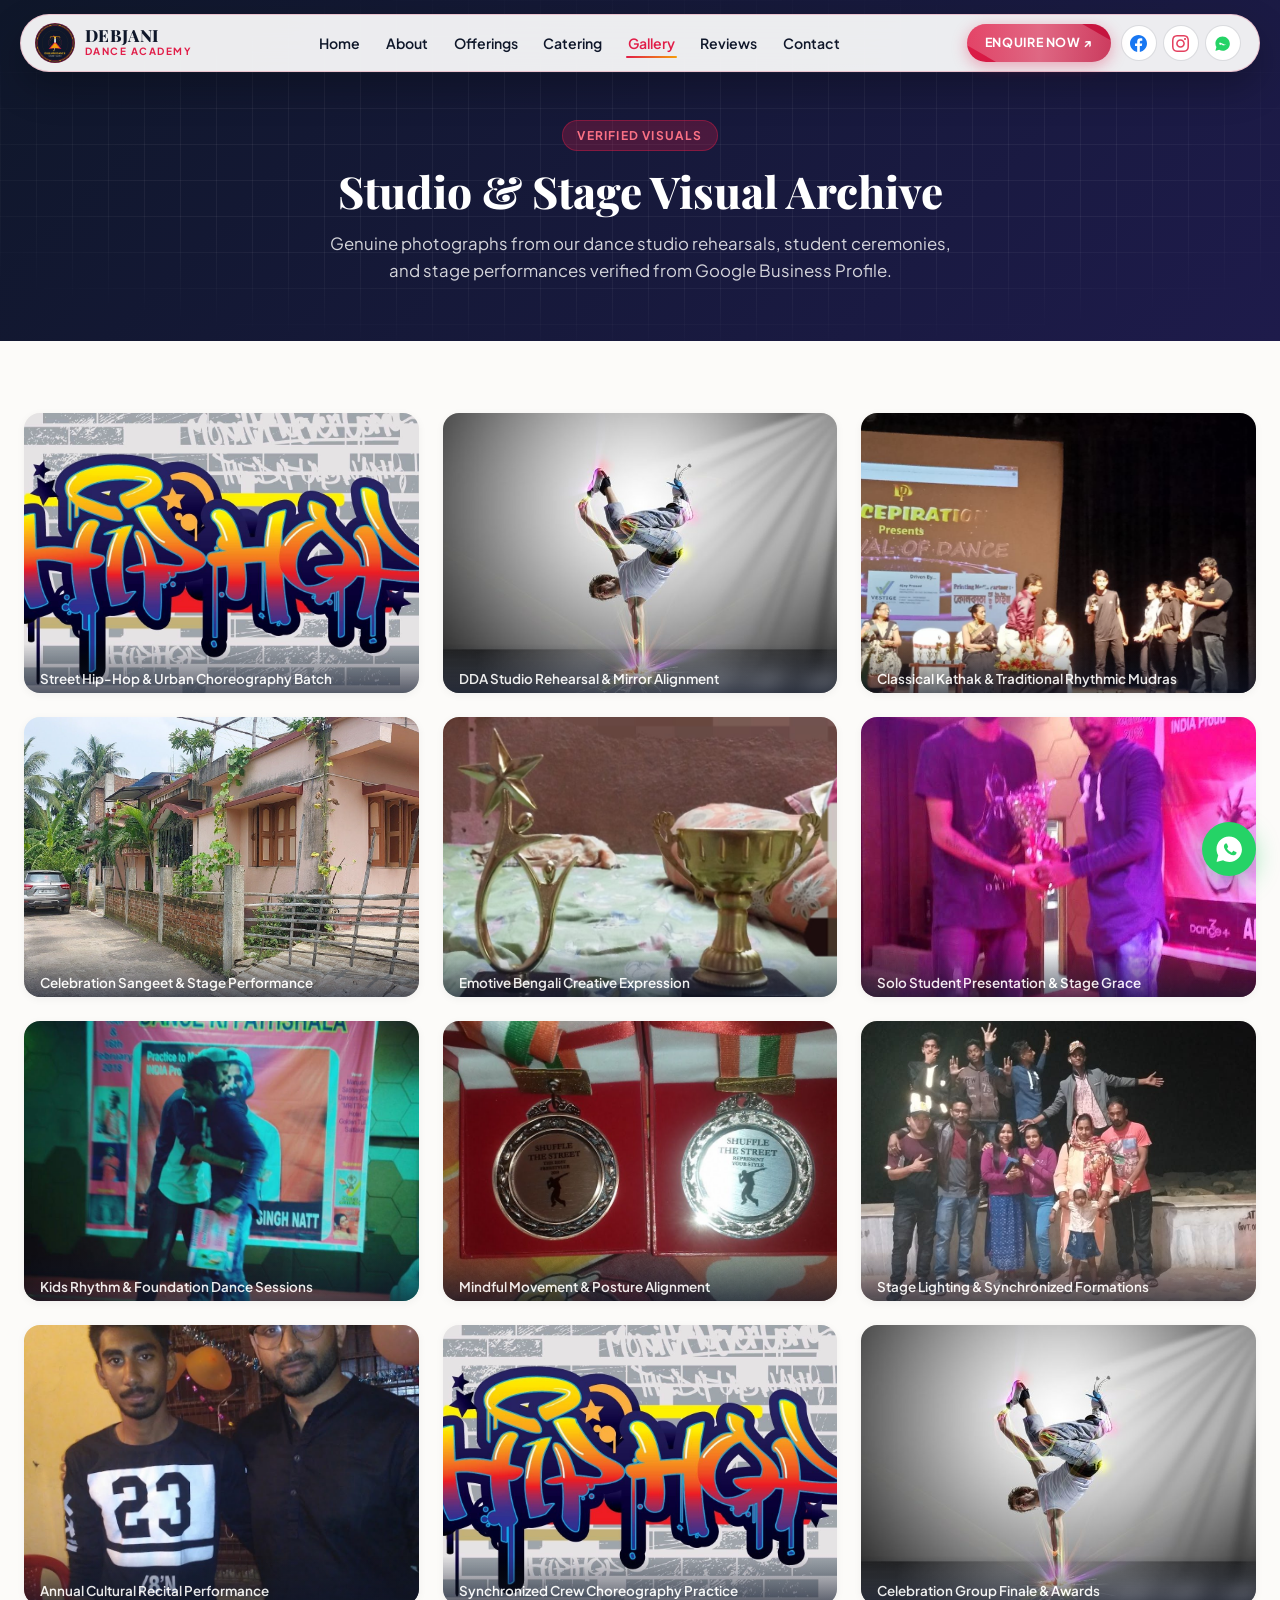
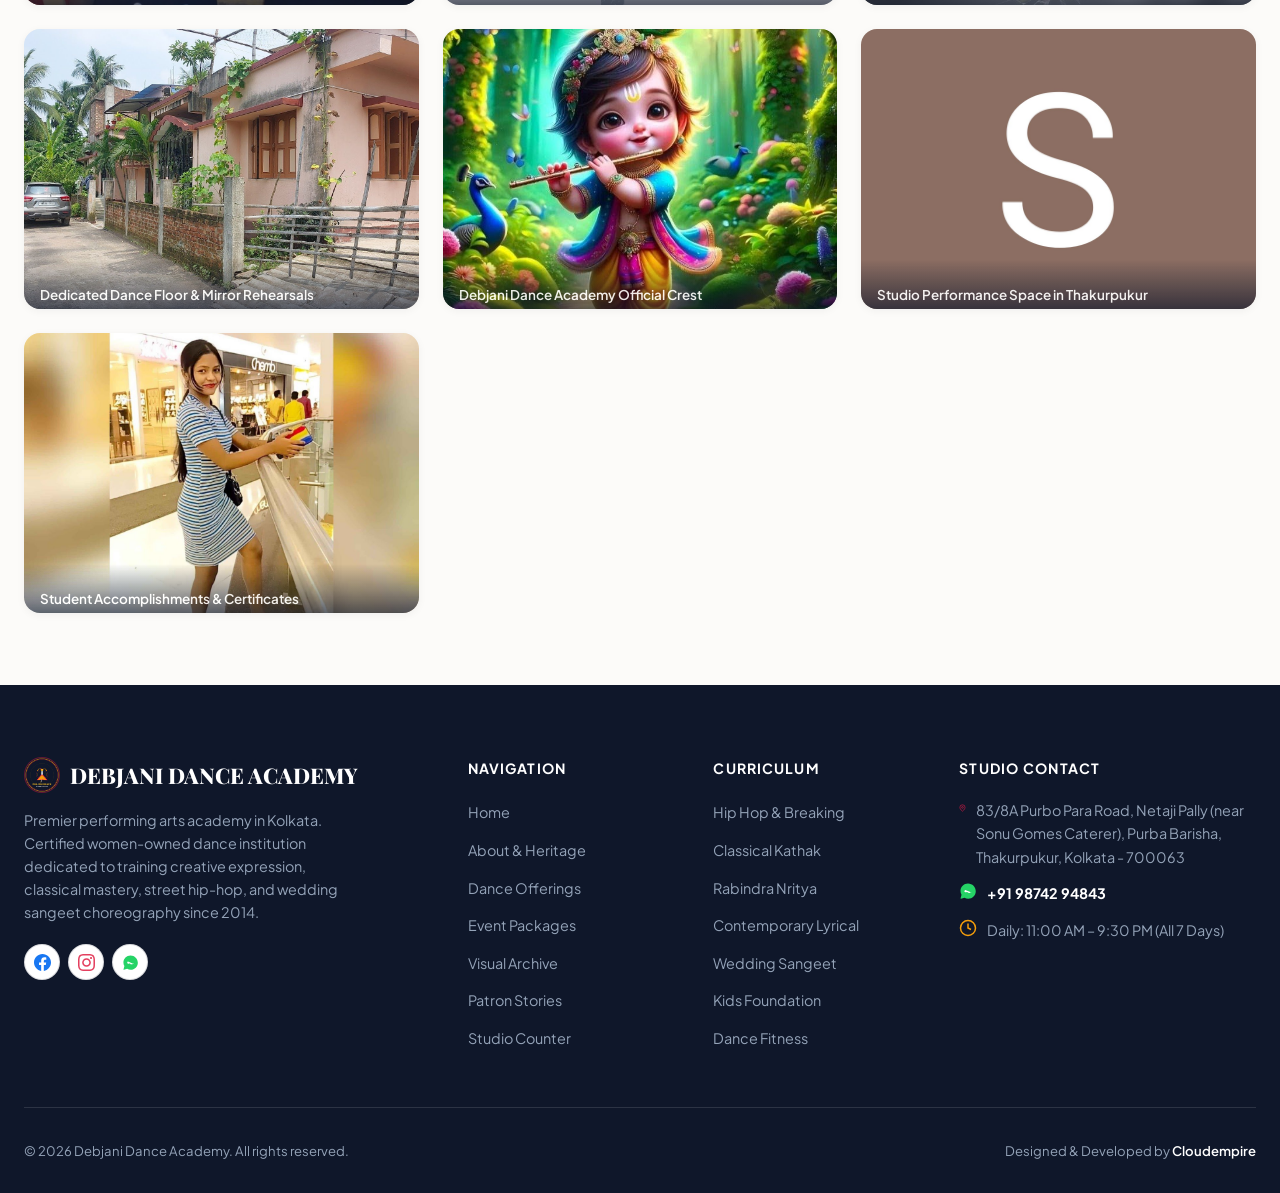
<file: gallery.html>
<!DOCTYPE html>
<html lang="en">
<head>
  <meta charset="UTF-8">
  <meta name="viewport" content="width=device-width, initial-scale=1.0, viewport-fit=cover">
  <title>Visual Archive & Photos | Debjani Dance Academy Kolkata | Debjani Dance Academy Kolkata</title>
  <meta name="description" content="Browse authentic Google Maps photos of Debjani Dance Academy studio, students, stage performances, and cultural recitals in Thakurpukur, Kolkata.">
  
  <!-- Multi-Resolution Favicon Suite (Mandate 15) -->
  <link rel="icon" type="image/svg+xml" href="assets/images/favicon.svg">
  <link rel="icon" type="image/png" sizes="32x32" href="assets/images/favicon-32x32.png">
  <link rel="icon" href="assets/images/favicon.ico">
  <link rel="apple-touch-icon" sizes="180x180" href="assets/images/apple-touch-icon.png">

  <!-- Google Fonts Preconnect -->
  <link rel="preconnect" href="https://fonts.googleapis.com">
  <link rel="preconnect" href="https://fonts.gstatic.com" crossorigin>
  <link href="https://fonts.googleapis.com/css2?family=Playfair+Display:ital,wght@0,600;0,700;0,800;0,900;1,600&family=Plus+Jakarta+Sans:wght@400;500;600;700;800&display=swap" rel="stylesheet">

  <link rel="stylesheet" href="assets/css/style.css">
</head>
<body>
  <!-- TheDivine Floating Pill Navbar (Mandate 3 & 11) -->
  <header class="site-header">
    <div class="header-inner">
      <a href="index.html" class="header-brand">
        <div class="brand-emblem-wrap">
          <img src="assets/images/logo.png" alt="Debjani Dance Academy Emblem" width="40" height="40">
        </div>
        <div class="brand-titles">
          <span class="brand-name">DEBJANI</span>
          <span class="brand-sub">DANCE ACADEMY</span>
        </div>
      </a>

      <nav>
        <ul class="nav-links">
          <li><a href="index.html" class="nav-link">Home</a></li>
          <li><a href="about.html" class="nav-link">About</a></li>
          <li><a href="offerings.html" class="nav-link">Offerings</a></li>
          <li><a href="catering.html" class="nav-link">Catering</a></li>
          <li><a href="gallery.html" class="nav-link active">Gallery</a></li>
          <li><a href="reviews.html" class="nav-link">Reviews</a></li>
          <li><a href="contact.html" class="nav-link">Contact</a></li>
        </ul>
      </nav>

      <div class="header-actions">
        <a href="contact.html" class="btn-cta-pill">ENQUIRE NOW ↗</a>
        <div class="social-circle-icons">
          <!-- Facebook -->
          <a href="https://www.facebook.com/search/top/?q=Debjani%20Dance%20Academy%20Kolkata" target="_blank" rel="noopener noreferrer" class="social-circle-btn" aria-label="Official Facebook">
            <svg viewBox="0 0 24 24" fill="#1877F2"><path d="M24 12.073c0-6.627-5.373-12-12-12s-12 5.373-12 12c0 5.99 4.388 10.954 10.125 11.854v-8.385H7.078v-3.47h3.047V9.43c0-3.007 1.792-4.669 4.533-4.669 1.312 0 2.686.235 2.686.235v2.953H15.83c-1.491 0-1.956.925-1.956 1.874v2.25h3.328l-.532 3.47h-2.796v8.385C19.612 23.027 24 18.062 24 12.073z"/></svg>
          </a>
          <!-- Instagram -->
          <a href="https://www.instagram.com/debjani.prabaha/" target="_blank" rel="noopener noreferrer" class="social-circle-btn" aria-label="Official Instagram">
            <svg viewBox="0 0 24 24" fill="#E4405F"><path d="M12 2.163c3.204 0 3.584.012 4.85.07 3.252.148 4.771 1.691 4.919 4.919.058 1.265.069 1.645.069 4.849 0 3.205-.012 3.584-.069 4.849-.149 3.225-1.664 4.771-4.919 4.919-1.266.058-1.644.07-4.85.07-3.204 0-3.584-.012-4.849-.07-3.26-.149-4.771-1.699-4.919-4.92-.058-1.265-.07-1.644-.07-4.849 0-3.204.013-3.583.07-4.849.149-3.227 1.664-4.771 4.919-4.919 1.266-.057 1.645-.069 4.849-.069zm0-2.163c-3.259 0-3.667.014-4.947.072-4.358.2-6.78 2.618-6.98 6.98-.059 1.281-.073 1.689-.073 4.948 0 3.259.014 3.668.072 4.948.2 4.358 2.618 6.78 6.98 6.98 1.281.058 1.689.072 4.948.072 3.259 0 3.668-.014 4.948-.072 4.354-.2 6.782-2.618 6.979-6.98.059-1.28.073-1.689.073-4.948 0-3.259-.014-3.667-.072-4.947-.196-4.354-2.617-6.78-6.979-6.98-1.281-.059-1.69-.073-4.949-.073zm0 5.838c-3.403 0-6.162 2.759-6.162 6.162s2.759 6.163 6.162 6.163 6.162-2.759 6.162-6.163c0-3.403-2.759-6.162-6.162-6.162zm0 10.162c-2.209 0-4-1.79-4-4 0-2.209 1.791-4 4-4s4 1.791 4 4c0 2.21-1.791 4-4 4zm6.406-11.845c-.796 0-1.441.645-1.441 1.44s.645 1.44 1.441 1.44c.795 0 1.439-.645 1.439-1.44s-.644-1.44-1.439-1.44z"/></svg>
          </a>
          <!-- Official WhatsApp (Mandate 5) -->
          <a href="https://wa.me/919874294843" target="_blank" rel="noopener noreferrer" class="social-circle-btn" aria-label="Official WhatsApp">
            <svg viewBox="0 0 24 24"><path d="M12 2C6.48 2 2 6.48 2 12c0 1.85.5 3.58 1.37 5.07L2.1 21.72c-.09.33.21.63.54.54l4.65-1.27C8.78 21.86 10.51 22.36 12.36 22.36c5.52 0 10-4.48 10-10S17.88 2 12 2z" fill="#25D366"/><path d="M17.5 14.38c-.25-.13-1.47-.73-1.7-.82-.22-.08-.39-.12-.55.13-.17.25-.64.81-.78.98-.14.16-.28.18-.53.06-.25-.13-1.05-.39-2-.1.24-.74-.66-1.24-1.48-1.38-1.73-.15-.25-.02-.38.11-.51.11-.11.25-.29.37-.44.13-.14.17-.25.25-.41.09-.17.04-.31-.02-.44-.06-.12-.56-1.35-.77-1.85-.2-.49-.41-.42-.56-.43-.14-.01-.31-.01-.47-.01-.17 0-.44.06-.67.31-.23.25-.87.85-.87 2.07s.89 2.4 1.01 2.56c.13.17 1.74 2.65 4.21 3.71.59.25 1.05.4 1.41.52.59.19 1.13.16 1.56.1.48-.07 1.48-.6 1.69-1.19.21-.58.21-1.08.14-1.19-.06-.1-.2-.16-.45-.18z" fill="#FFFFFF"/></svg>
          </a>
        </div>
        <button class="mobile-menu-toggle" aria-label="Toggle navigation menu">
          <svg width="22" height="22" viewBox="0 0 24 24" fill="none" stroke="currentColor" stroke-width="2.5"><line x1="3" y1="12" x2="21" y2="12"></line><line x1="3" y1="6" x2="21" y2="6"></line><line x1="3" y1="18" x2="21" y2="18"></line></svg>
        </button>
      </div>
    </div>
  </header>

  <div class="subpage-banner">
    <div class="abstract-tech-grid"></div>
    <div class="shell">
      <span class="banner-badge">Verified Visuals</span>
      <h1 class="banner-title">Studio &amp; Stage Visual Archive</h1>
      <p class="banner-desc">Genuine photographs from our dance studio rehearsals, student ceremonies, and stage performances verified from Google Business Profile.</p>
    </div>
  </div>

  <section class="section">
    <div class="gallery-grid">
      <div class="gallery-item">
        <img src="assets/images/photo_1.jpg" alt="Hip Hop Crew Rehearsal" loading="lazy" decoding="async">
        <div class="gallery-caption">Street Hip-Hop &amp; Urban Choreography Batch</div>
      </div>
      <div class="gallery-item">
        <img src="assets/images/photo_2.jpg" alt="Dance Studio Rehearsals" loading="lazy" decoding="async">
        <div class="gallery-caption">DDA Studio Rehearsal &amp; Mirror Alignment</div>
      </div>
      <div class="gallery-item">
        <img src="assets/images/photo_3.jpg" alt="Kathak Classical Mudras" loading="lazy" decoding="async">
        <div class="gallery-caption">Classical Kathak &amp; Traditional Rhythmic Mudras</div>
      </div>
      <div class="gallery-item">
        <img src="assets/images/photo_4.jpg" alt="Wedding Sangeet Celebration" loading="lazy" decoding="async">
        <div class="gallery-caption">Celebration Sangeet &amp; Stage Performance</div>
      </div>
      <div class="gallery-item">
        <img src="assets/images/photo_5.jpg" alt="Rabindra Nritya Recital" loading="lazy" decoding="async">
        <div class="gallery-caption">Emotive Bengali Creative Expression</div>
      </div>
      <div class="gallery-item">
        <img src="assets/images/photo_6.jpg" alt="Student Solo Presentation" loading="lazy" decoding="async">
        <div class="gallery-caption">Solo Student Presentation &amp; Stage Grace</div>
      </div>
      <div class="gallery-item">
        <img src="assets/images/photo_7.jpg" alt="Kids Rhythm Batch" loading="lazy" decoding="async">
        <div class="gallery-caption">Kids Rhythm &amp; Foundation Dance Sessions</div>
      </div>
      <div class="gallery-item">
        <img src="assets/images/photo_8.jpg" alt="Dance Meditation Flow" loading="lazy" decoding="async">
        <div class="gallery-caption">Mindful Movement &amp; Posture Alignment</div>
      </div>
      <div class="gallery-item">
        <img src="assets/images/photo_9.jpg" alt="Stage Lighting Rehearsal" loading="lazy" decoding="async">
        <div class="gallery-caption">Stage Lighting &amp; Synchronized Formations</div>
      </div>
      <div class="gallery-item">
        <img src="assets/images/photo_10.jpg" alt="Annual Academy Recital" loading="lazy" decoding="async">
        <div class="gallery-caption">Annual Cultural Recital Performance</div>
      </div>
      <div class="gallery-item">
        <img src="assets/images/photo_11.jpg" alt="Crew Choreography Practice" loading="lazy" decoding="async">
        <div class="gallery-caption">Synchronized Crew Choreography Practice</div>
      </div>
      <div class="gallery-item">
        <img src="assets/images/photo_12.jpg" alt="Celebration Group Finale" loading="lazy" decoding="async">
        <div class="gallery-caption">Celebration Group Finale &amp; Awards</div>
      </div>
      <div class="gallery-item">
        <img src="assets/images/photo_13.jpg" alt="Academy Floor Practice" loading="lazy" decoding="async">
        <div class="gallery-caption">Dedicated Dance Floor &amp; Mirror Rehearsals</div>
      </div>
      <div class="gallery-item">
        <img src="assets/images/photo_14.jpg" alt="Debjani Dance Academy Emblem" loading="lazy" decoding="async">
        <div class="gallery-caption">Debjani Dance Academy Official Crest</div>
      </div>
      <div class="gallery-item">
        <img src="assets/images/photo_15.jpg" alt="Studio Performance Space" loading="lazy" decoding="async">
        <div class="gallery-caption">Studio Performance Space in Thakurpukur</div>
      </div>
      <div class="gallery-item">
        <img src="assets/images/photo_16.jpg" alt="Student Accomplishments" loading="lazy" decoding="async">
        <div class="gallery-caption">Student Accomplishments &amp; Certificates</div>
      </div>
    </div>
  </section>
  <!-- Floating High-Contrast WhatsApp CTA Button (Mandate 5) -->
  <a href="https://wa.me/919874294843" target="_blank" rel="noopener noreferrer" class="floating-wa-btn" aria-label="Chat directly on WhatsApp">
    <!-- On green background: white speech bubble + green handset -->
    <svg width="30" height="30" viewBox="0 0 24 24" fill="none">
      <path d="M12 2C6.48 2 2 6.48 2 12C2 13.85 2.5 15.58 3.37 17.07L2.1 21.72C2.01 22.05 2.31 22.35 2.64 22.26L7.29 20.99C8.78 21.86 10.51 22.36 12.36 22.36C17.88 22.36 22.36 17.88 22.36 12.36C22.36 6.84 17.88 2 12 2Z" fill="#FFFFFF"/>
      <path d="M17.5 14.38C17.25 14.25 16.03 13.65 15.8 13.56C15.58 13.48 15.41 13.44 15.25 13.69C15.08 13.94 14.61 14.5 14.47 14.67C14.33 14.83 14.19 14.85 13.94 14.73C13.69 14.6 12.89 14.34 11.94 13.49C11.2 12.83 10.7 12.01 10.56 11.76C10.41 11.51 10.54 11.38 10.67 11.25C10.78 11.14 10.92 10.96 11.04 10.81C11.17 10.67 11.21 10.56 11.29 10.4C11.38 10.23 11.33 10.09 11.27 9.96C11.21 9.84 10.71 8.61 10.5 8.11C10.3 7.62 10.09 7.69 9.94 7.68C9.8 7.67 9.63 7.67 9.47 7.67C9.3 7.67 9.03 7.73 8.8 7.98C8.57 8.23 7.93 8.83 7.93 10.05C7.93 11.27 8.82 12.45 8.94 12.61C9.07 12.78 10.68 15.26 13.15 16.32C13.74 16.57 14.2 16.72 14.56 16.84C15.15 17.03 15.69 17 16.12 16.94C16.6 16.87 17.6 16.34 17.81 15.75C18.02 15.17 18.02 14.67 17.95 14.56C17.89 14.46 17.75 14.4 17.5 14.38Z" fill="#25D366"/>
    </svg>
  </a>

  <!-- Site Footer (Mandate 4 & 5) -->
  <footer class="site-footer">
    <div class="footer-top">
      <div>
        <div style="display:flex;align-items:center;gap:10px;margin-bottom:1rem;">
          <div class="brand-emblem-wrap" style="width:36px;height:36px;">
            <img src="assets/images/logo.png" alt="Logo" width="36" height="36">
          </div>
          <span class="footer-brand-title" style="margin:0;">DEBJANI DANCE ACADEMY</span>
        </div>
        <p class="footer-brand-desc">
          Premier performing arts academy in Kolkata. Certified women-owned dance institution dedicated to training creative expression, classical mastery, street hip-hop, and wedding sangeet choreography since 2014.
        </p>
        <div style="display:flex;gap:8px;">
          <a href="https://www.facebook.com/search/top/?q=Debjani%20Dance%20Academy%20Kolkata" target="_blank" rel="noopener noreferrer" class="social-circle-btn" aria-label="Facebook">
            <svg viewBox="0 0 24 24" fill="#1877F2"><path d="M24 12.073c0-6.627-5.373-12-12-12s-12 5.373-12 12c0 5.99 4.388 10.954 10.125 11.854v-8.385H7.078v-3.47h3.047V9.43c0-3.007 1.792-4.669 4.533-4.669 1.312 0 2.686.235 2.686.235v2.953H15.83c-1.491 0-1.956.925-1.956 1.874v2.25h3.328l-.532 3.47h-2.796v8.385C19.612 23.027 24 18.062 24 12.073z"/></svg>
          </a>
          <a href="https://www.instagram.com/debjani.prabaha/" target="_blank" rel="noopener noreferrer" class="social-circle-btn" aria-label="Instagram">
            <svg viewBox="0 0 24 24" fill="#E4405F"><path d="M12 2.163c3.204 0 3.584.012 4.85.07 3.252.148 4.771 1.691 4.919 4.919.058 1.265.069 1.645.069 4.849 0 3.205-.012 3.584-.069 4.849-.149 3.225-1.664 4.771-4.919 4.919-1.266.058-1.644.07-4.85.07-3.204 0-3.584-.012-4.849-.07-3.26-.149-4.771-1.699-4.919-4.92-.058-1.265-.07-1.644-.07-4.849 0-3.204.013-3.583.07-4.849.149-3.227 1.664-4.771 4.919-4.919 1.266-.057 1.645-.069 4.849-.069zm0-2.163c-3.259 0-3.667.014-4.947.072-4.358.2-6.78 2.618-6.98 6.98-.059 1.281-.073 1.689-.073 4.948 0 3.259.014 3.668.072 4.948.2 4.358 2.618 6.78 6.98 6.98 1.281.058 1.689.072 4.948.072 3.259 0 3.668-.014 4.948-.072 4.354-.2 6.782-2.618 6.979-6.98.059-1.28.073-1.689.073-4.948 0-3.259-.014-3.667-.072-4.947-.196-4.354-2.617-6.78-6.979-6.98-1.281-.059-1.69-.073-4.949-.073zm0 5.838c-3.403 0-6.162 2.759-6.162 6.162s2.759 6.163 6.162 6.163 6.162-2.759 6.162-6.163c0-3.403-2.759-6.162-6.162-6.162zm0 10.162c-2.209 0-4-1.79-4-4 0-2.209 1.791-4 4-4s4 1.791 4 4c0 2.21-1.791 4-4 4zm6.406-11.845c-.796 0-1.441.645-1.441 1.44s.645 1.44 1.441 1.44c.795 0 1.439-.645 1.439-1.44s-.644-1.44-1.439-1.44z"/></svg>
          </a>
          <a href="https://wa.me/919874294843" target="_blank" rel="noopener noreferrer" class="social-circle-btn" aria-label="WhatsApp">
            <svg viewBox="0 0 24 24"><path d="M12 2C6.48 2 2 6.48 2 12c0 1.85.5 3.58 1.37 5.07L2.1 21.72c-.09.33.21.63.54.54l4.65-1.27C8.78 21.86 10.51 22.36 12.36 22.36c5.52 0 10-4.48 10-10S17.88 2 12 2z" fill="#25D366"/><path d="M17.5 14.38c-.25-.13-1.47-.73-1.7-.82-.22-.08-.39-.12-.55.13-.17.25-.64.81-.78.98-.14.16-.28.18-.53.06-.25-.13-1.05-.39-2-.1.24-.74-.66-1.24-1.48-1.38-1.73-.15-.25-.02-.38.11-.51.11-.11.25-.29.37-.44.13-.14.17-.25.25-.41.09-.17.04-.31-.02-.44-.06-.12-.56-1.35-.77-1.85-.2-.49-.41-.42-.56-.43-.14-.01-.31-.01-.47-.01-.17 0-.44.06-.67.31-.23.25-.87.85-.87 2.07s.89 2.4 1.01 2.56c.13.17 1.74 2.65 4.21 3.71.59.25 1.05.4 1.41.52.59.19 1.13.16 1.56.1.48-.07 1.48-.6 1.69-1.19.21-.58.21-1.08.14-1.19-.06-.1-.2-.16-.45-.18z" fill="#FFFFFF"/></svg>
          </a>
        </div>
      </div>

      <div>
        <h4 class="footer-col-title">Navigation</h4>
        <ul class="footer-links">
          <li><a href="index.html">Home</a></li>
          <li><a href="about.html">About & Heritage</a></li>
          <li><a href="offerings.html">Dance Offerings</a></li>
          <li><a href="catering.html">Event Packages</a></li>
          <li><a href="gallery.html">Visual Archive</a></li>
          <li><a href="reviews.html">Patron Stories</a></li>
          <li><a href="contact.html">Studio Counter</a></li>
        </ul>
      </div>

      <div>
        <h4 class="footer-col-title">Curriculum</h4>
        <ul class="footer-links">
          <li><a href="offerings.html">Hip Hop & Breaking</a></li>
          <li><a href="offerings.html">Classical Kathak</a></li>
          <li><a href="offerings.html">Rabindra Nritya</a></li>
          <li><a href="offerings.html">Contemporary Lyrical</a></li>
          <li><a href="catering.html">Wedding Sangeet</a></li>
          <li><a href="offerings.html">Kids Foundation</a></li>
          <li><a href="offerings.html">Dance Fitness</a></li>
        </ul>
      </div>

      <div>
        <h4 class="footer-col-title">Studio Contact</h4>
        <div class="footer-contact-item">
          <svg width="18" height="18" viewBox="0 0 24 24" fill="none" stroke="var(--accent-ruby)" stroke-width="2"><path d="M21 10c0 7-9 13-9 13s-9-6-9-13a9 9 0 0 1 18 0z"></path><circle cx="12" cy="10" r="3"></circle></svg>
          <span>83/8A Purbo Para Road, Netaji Pally (near Sonu Gomes Caterer), Purba Barisha, Thakurpukur, Kolkata - 700063</span>
        </div>
        <!-- MANDATE 5: Official WhatsApp brand SVG next to phone number -->
        <div class="footer-contact-item">
          <svg width="18" height="18" viewBox="0 0 24 24"><path d="M12 2C6.48 2 2 6.48 2 12c0 1.85.5 3.58 1.37 5.07L2.1 21.72c-.09.33.21.63.54.54l4.65-1.27C8.78 21.86 10.51 22.36 12.36 22.36c5.52 0 10-4.48 10-10S17.88 2 12 2z" fill="#25D366"/><path d="M17.5 14.38c-.25-.13-1.47-.73-1.7-.82-.22-.08-.39-.12-.55.13-.17.25-.64.81-.78.98-.14.16-.28.18-.53.06-.25-.13-1.05-.39-2-.1.24-.74-.66-1.24-1.48-1.38-1.73-.15-.25-.02-.38.11-.51.11-.11.25-.29.37-.44.13-.14.17-.25.25-.41.09-.17.04-.31-.02-.44-.06-.12-.56-1.35-.77-1.85-.2-.49-.41-.42-.56-.43-.14-.01-.31-.01-.47-.01-.17 0-.44.06-.67.31-.23.25-.87.85-.87 2.07s.89 2.4 1.01 2.56c.13.17 1.74 2.65 4.21 3.71.59.25 1.05.4 1.41.52.59.19 1.13.16 1.56.1.48-.07 1.48-.6 1.69-1.19.21-.58.21-1.08.14-1.19-.06-.1-.2-.16-.45-.18z" fill="#FFFFFF"/></svg>
          <a href="https://wa.me/919874294843" style="color:#ffffff;font-weight:700;">+91 98742 94843</a>
        </div>
        <div class="footer-contact-item">
          <svg width="18" height="18" viewBox="0 0 24 24" fill="none" stroke="var(--accent-gold)" stroke-width="2"><circle cx="12" cy="12" r="10"></circle><polyline points="12 6 12 12 16 14"></polyline></svg>
          <span>Daily: 11:00 AM – 9:30 PM (All 7 Days)</span>
        </div>
      </div>
    </div>

    <div class="footer-bottom">
      <div>
        © 2026 Debjani Dance Academy. All rights reserved.
      </div>
      <div>
        Designed &amp; Developed by <a href="https://cloudempire.tech/" target="_blank" rel="noopener noreferrer">Cloudempire</a>
      </div>
    </div>
  </footer>

  <script src="assets/js/script.js"></script>
</body>
</html>
</file>
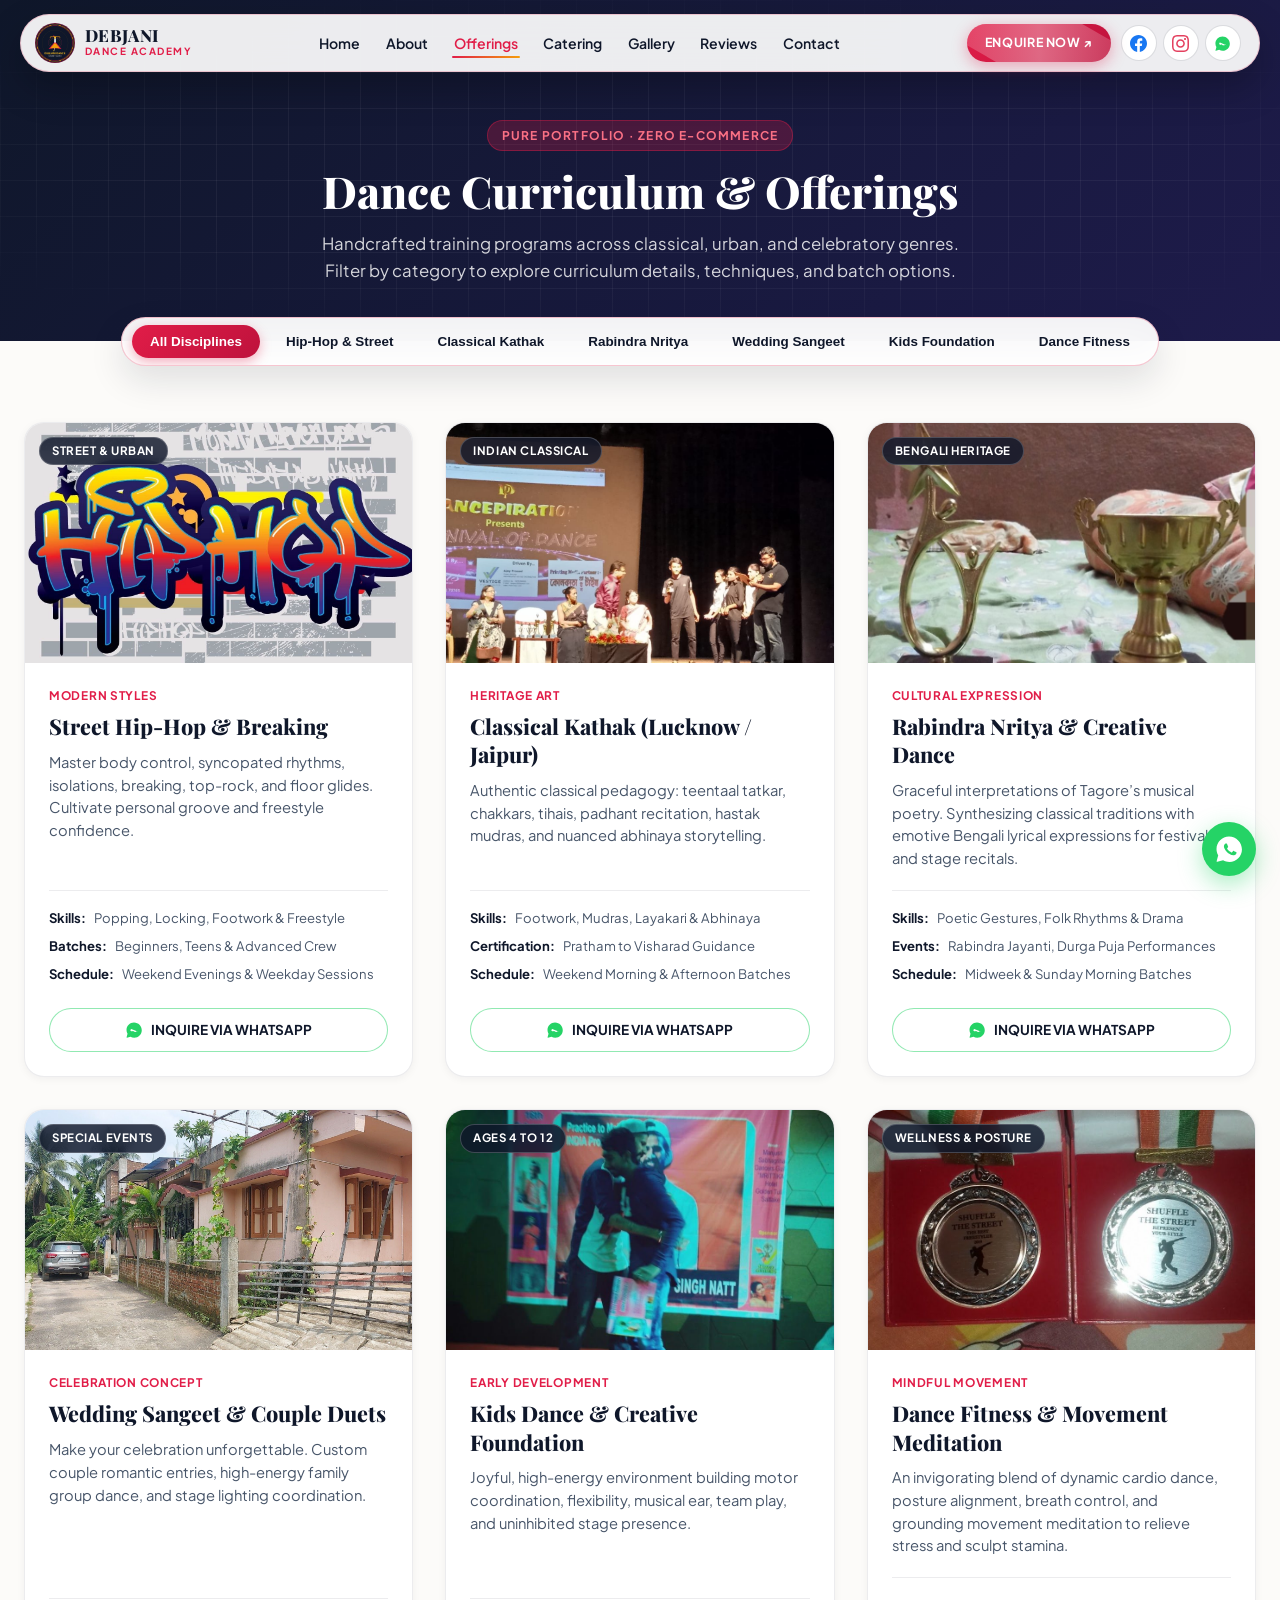
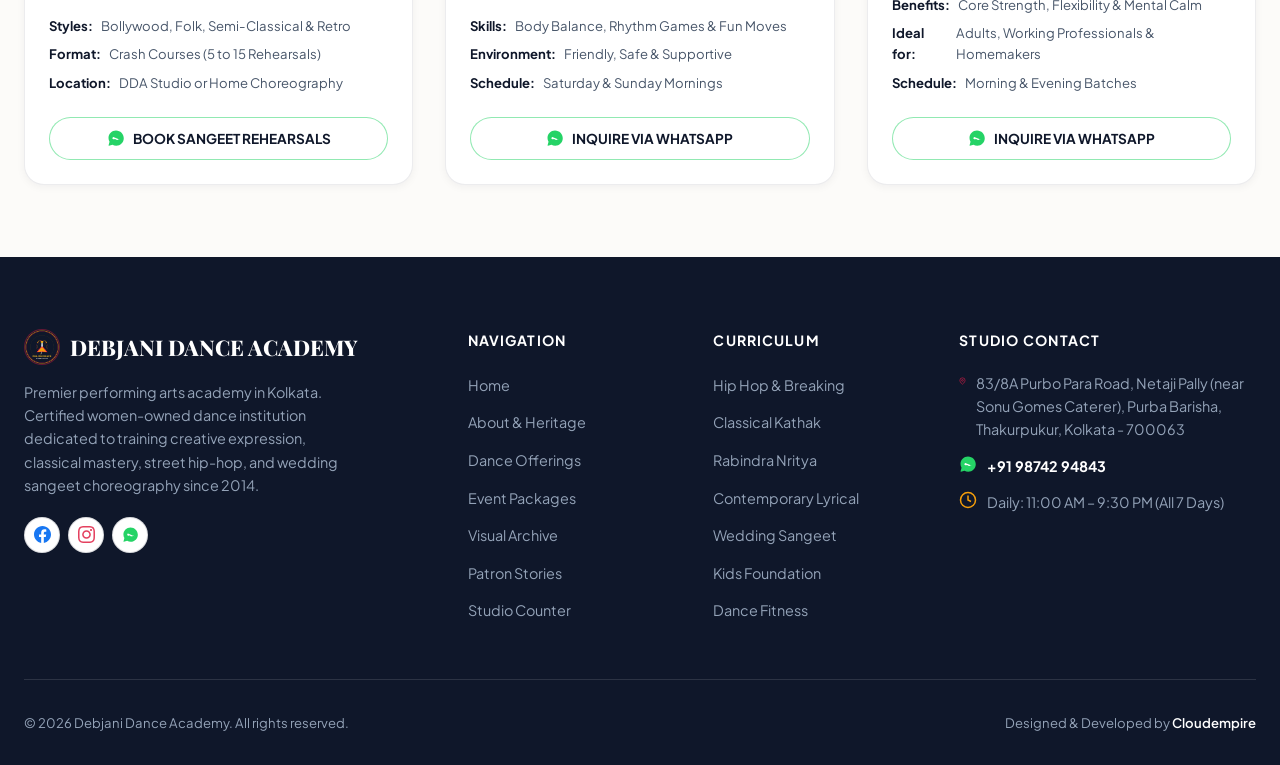
<file: offerings.html>
<!DOCTYPE html>
<html lang="en">
<head>
  <meta charset="UTF-8">
  <meta name="viewport" content="width=device-width, initial-scale=1.0, viewport-fit=cover">
  <title>Dance Offerings & Curriculum Catalog | Debjani Dance Academy | Debjani Dance Academy Kolkata</title>
  <meta name="description" content="Explore full dance curriculum at Debjani Dance Academy: Hip-Hop, Classical Kathak, Rabindra Nritya, Wedding Sangeet, and Kids Dance classes in Kolkata.">
  
  <!-- Multi-Resolution Favicon Suite (Mandate 15) -->
  <link rel="icon" type="image/svg+xml" href="assets/images/favicon.svg">
  <link rel="icon" type="image/png" sizes="32x32" href="assets/images/favicon-32x32.png">
  <link rel="icon" href="assets/images/favicon.ico">
  <link rel="apple-touch-icon" sizes="180x180" href="assets/images/apple-touch-icon.png">

  <!-- Google Fonts Preconnect -->
  <link rel="preconnect" href="https://fonts.googleapis.com">
  <link rel="preconnect" href="https://fonts.gstatic.com" crossorigin>
  <link href="https://fonts.googleapis.com/css2?family=Playfair+Display:ital,wght@0,600;0,700;0,800;0,900;1,600&family=Plus+Jakarta+Sans:wght@400;500;600;700;800&display=swap" rel="stylesheet">

  <link rel="stylesheet" href="assets/css/style.css">
</head>
<body>
  <!-- TheDivine Floating Pill Navbar (Mandate 3 & 11) -->
  <header class="site-header">
    <div class="header-inner">
      <a href="index.html" class="header-brand">
        <div class="brand-emblem-wrap">
          <img src="assets/images/logo.png" alt="Debjani Dance Academy Emblem" width="40" height="40">
        </div>
        <div class="brand-titles">
          <span class="brand-name">DEBJANI</span>
          <span class="brand-sub">DANCE ACADEMY</span>
        </div>
      </a>

      <nav>
        <ul class="nav-links">
          <li><a href="index.html" class="nav-link">Home</a></li>
          <li><a href="about.html" class="nav-link">About</a></li>
          <li><a href="offerings.html" class="nav-link active">Offerings</a></li>
          <li><a href="catering.html" class="nav-link">Catering</a></li>
          <li><a href="gallery.html" class="nav-link">Gallery</a></li>
          <li><a href="reviews.html" class="nav-link">Reviews</a></li>
          <li><a href="contact.html" class="nav-link">Contact</a></li>
        </ul>
      </nav>

      <div class="header-actions">
        <a href="contact.html" class="btn-cta-pill">ENQUIRE NOW ↗</a>
        <div class="social-circle-icons">
          <!-- Facebook -->
          <a href="https://www.facebook.com/search/top/?q=Debjani%20Dance%20Academy%20Kolkata" target="_blank" rel="noopener noreferrer" class="social-circle-btn" aria-label="Official Facebook">
            <svg viewBox="0 0 24 24" fill="#1877F2"><path d="M24 12.073c0-6.627-5.373-12-12-12s-12 5.373-12 12c0 5.99 4.388 10.954 10.125 11.854v-8.385H7.078v-3.47h3.047V9.43c0-3.007 1.792-4.669 4.533-4.669 1.312 0 2.686.235 2.686.235v2.953H15.83c-1.491 0-1.956.925-1.956 1.874v2.25h3.328l-.532 3.47h-2.796v8.385C19.612 23.027 24 18.062 24 12.073z"/></svg>
          </a>
          <!-- Instagram -->
          <a href="https://www.instagram.com/debjani.prabaha/" target="_blank" rel="noopener noreferrer" class="social-circle-btn" aria-label="Official Instagram">
            <svg viewBox="0 0 24 24" fill="#E4405F"><path d="M12 2.163c3.204 0 3.584.012 4.85.07 3.252.148 4.771 1.691 4.919 4.919.058 1.265.069 1.645.069 4.849 0 3.205-.012 3.584-.069 4.849-.149 3.225-1.664 4.771-4.919 4.919-1.266.058-1.644.07-4.85.07-3.204 0-3.584-.012-4.849-.07-3.26-.149-4.771-1.699-4.919-4.92-.058-1.265-.07-1.644-.07-4.849 0-3.204.013-3.583.07-4.849.149-3.227 1.664-4.771 4.919-4.919 1.266-.057 1.645-.069 4.849-.069zm0-2.163c-3.259 0-3.667.014-4.947.072-4.358.2-6.78 2.618-6.98 6.98-.059 1.281-.073 1.689-.073 4.948 0 3.259.014 3.668.072 4.948.2 4.358 2.618 6.78 6.98 6.98 1.281.058 1.689.072 4.948.072 3.259 0 3.668-.014 4.948-.072 4.354-.2 6.782-2.618 6.979-6.98.059-1.28.073-1.689.073-4.948 0-3.259-.014-3.667-.072-4.947-.196-4.354-2.617-6.78-6.979-6.98-1.281-.059-1.69-.073-4.949-.073zm0 5.838c-3.403 0-6.162 2.759-6.162 6.162s2.759 6.163 6.162 6.163 6.162-2.759 6.162-6.163c0-3.403-2.759-6.162-6.162-6.162zm0 10.162c-2.209 0-4-1.79-4-4 0-2.209 1.791-4 4-4s4 1.791 4 4c0 2.21-1.791 4-4 4zm6.406-11.845c-.796 0-1.441.645-1.441 1.44s.645 1.44 1.441 1.44c.795 0 1.439-.645 1.439-1.44s-.644-1.44-1.439-1.44z"/></svg>
          </a>
          <!-- Official WhatsApp (Mandate 5) -->
          <a href="https://wa.me/919874294843" target="_blank" rel="noopener noreferrer" class="social-circle-btn" aria-label="Official WhatsApp">
            <svg viewBox="0 0 24 24"><path d="M12 2C6.48 2 2 6.48 2 12c0 1.85.5 3.58 1.37 5.07L2.1 21.72c-.09.33.21.63.54.54l4.65-1.27C8.78 21.86 10.51 22.36 12.36 22.36c5.52 0 10-4.48 10-10S17.88 2 12 2z" fill="#25D366"/><path d="M17.5 14.38c-.25-.13-1.47-.73-1.7-.82-.22-.08-.39-.12-.55.13-.17.25-.64.81-.78.98-.14.16-.28.18-.53.06-.25-.13-1.05-.39-2-.1.24-.74-.66-1.24-1.48-1.38-1.73-.15-.25-.02-.38.11-.51.11-.11.25-.29.37-.44.13-.14.17-.25.25-.41.09-.17.04-.31-.02-.44-.06-.12-.56-1.35-.77-1.85-.2-.49-.41-.42-.56-.43-.14-.01-.31-.01-.47-.01-.17 0-.44.06-.67.31-.23.25-.87.85-.87 2.07s.89 2.4 1.01 2.56c.13.17 1.74 2.65 4.21 3.71.59.25 1.05.4 1.41.52.59.19 1.13.16 1.56.1.48-.07 1.48-.6 1.69-1.19.21-.58.21-1.08.14-1.19-.06-.1-.2-.16-.45-.18z" fill="#FFFFFF"/></svg>
          </a>
        </div>
        <button class="mobile-menu-toggle" aria-label="Toggle navigation menu">
          <svg width="22" height="22" viewBox="0 0 24 24" fill="none" stroke="currentColor" stroke-width="2.5"><line x1="3" y1="12" x2="21" y2="12"></line><line x1="3" y1="6" x2="21" y2="6"></line><line x1="3" y1="18" x2="21" y2="18"></line></svg>
        </button>
      </div>
    </div>
  </header>

  <div class="subpage-banner">
    <div class="abstract-tech-grid"></div>
    <div class="shell">
      <span class="banner-badge">Pure Portfolio · Zero E-Commerce</span>
      <h1 class="banner-title">Dance Curriculum &amp; Offerings</h1>
      <p class="banner-desc">Handcrafted training programs across classical, urban, and celebratory genres. Filter by category to explore curriculum details, techniques, and batch options.</p>
    </div>
  </div>

  <!-- THE DIVINE STICKY FLOATING TAB FILTER RAIL (Mandate 7 & 11) -->
  <div class="filter-rail-sticky-wrapper">
    <div class="portfolio-filter">
      <button class="filter-btn active" data-filter="all">All Disciplines</button>
      <button class="filter-btn" data-filter="hiphop">Hip-Hop &amp; Street</button>
      <button class="filter-btn" data-filter="classical">Classical Kathak</button>
      <button class="filter-btn" data-filter="creative">Rabindra Nritya</button>
      <button class="filter-btn" data-filter="sangeet">Wedding Sangeet</button>
      <button class="filter-btn" data-filter="kids">Kids Foundation</button>
      <button class="filter-btn" data-filter="fitness">Dance Fitness</button>
    </div>
  </div>

  <section class="section" style="padding-top:1.5rem;">
    <div class="portfolio-grid">
      <!-- Item 1: Hip Hop -->
      <article class="offering-card" data-category="hiphop">
        <div class="card-img-wrap">
          <img src="assets/images/photo_1.jpg" alt="Hip Hop Classes" loading="lazy" decoding="async">
          <span class="card-badge">Street &amp; Urban</span>
        </div>
        <div class="card-body">
          <span class="card-category">Modern Styles</span>
          <h2 class="card-title">Street Hip-Hop &amp; Breaking</h2>
          <p class="card-desc">Master body control, syncopated rhythms, isolations, breaking, top-rock, and floor glides. Cultivate personal groove and freestyle confidence.</p>
          <ul class="card-meta-list">
            <li class="card-meta-item"><strong>Skills:</strong> Popping, Locking, Footwork &amp; Freestyle</li>
            <li class="card-meta-item"><strong>Batches:</strong> Beginners, Teens &amp; Advanced Crew</li>
            <li class="card-meta-item"><strong>Schedule:</strong> Weekend Evenings &amp; Weekday Sessions</li>
          </ul>
          <a href="https://wa.me/919874294843?text=Namaste!%20I%20would%20like%20to%20inquire%20about%20Hip-Hop%20batches." target="_blank" rel="noopener noreferrer" class="btn-card-inquire">
            <svg width="18" height="18" viewBox="0 0 24 24"><path d="M12 2C6.48 2 2 6.48 2 12c0 1.85.5 3.58 1.37 5.07L2.1 21.72c-.09.33.21.63.54.54l4.65-1.27C8.78 21.86 10.51 22.36 12.36 22.36c5.52 0 10-4.48 10-10S17.88 2 12 2z" fill="#25D366"/><path d="M17.5 14.38c-.25-.13-1.47-.73-1.7-.82-.22-.08-.39-.12-.55.13-.17.25-.64.81-.78.98-.14.16-.28.18-.53.06-.25-.13-1.05-.39-2-.1.24-.74-.66-1.24-1.48-1.38-1.73-.15-.25-.02-.38.11-.51.11-.11.25-.29.37-.44.13-.14.17-.25.25-.41.09-.17.04-.31-.02-.44-.06-.12-.56-1.35-.77-1.85-.2-.49-.41-.42-.56-.43-.14-.01-.31-.01-.47-.01-.17 0-.44.06-.67.31-.23.25-.87.85-.87 2.07s.89 2.4 1.01 2.56c.13.17 1.74 2.65 4.21 3.71.59.25 1.05.4 1.41.52.59.19 1.13.16 1.56.1.48-.07 1.48-.6 1.69-1.19.21-.58.21-1.08.14-1.19-.06-.1-.2-.16-.45-.18z" fill="#FFFFFF"/></svg>
            <span>INQUIRE VIA WHATSAPP</span>
          </a>
        </div>
      </article>

      <!-- Item 2: Classical Kathak -->
      <article class="offering-card" data-category="classical">
        <div class="card-img-wrap">
          <img src="assets/images/photo_3.jpg" alt="Kathak Training" loading="lazy" decoding="async">
          <span class="card-badge">Indian Classical</span>
        </div>
        <div class="card-body">
          <span class="card-category">Heritage Art</span>
          <h2 class="card-title">Classical Kathak (Lucknow / Jaipur)</h2>
          <p class="card-desc">Authentic classical pedagogy: teentaal tatkar, chakkars, tihais, padhant recitation, hastak mudras, and nuanced abhinaya storytelling.</p>
          <ul class="card-meta-list">
            <li class="card-meta-item"><strong>Skills:</strong> Footwork, Mudras, Layakari &amp; Abhinaya</li>
            <li class="card-meta-item"><strong>Certification:</strong> Pratham to Visharad Guidance</li>
            <li class="card-meta-item"><strong>Schedule:</strong> Weekend Morning &amp; Afternoon Batches</li>
          </ul>
          <a href="https://wa.me/919874294843?text=Namaste!%20I%20would%20like%20to%20inquire%20about%20Kathak%20classical%20classes." target="_blank" rel="noopener noreferrer" class="btn-card-inquire">
            <svg width="18" height="18" viewBox="0 0 24 24"><path d="M12 2C6.48 2 2 6.48 2 12c0 1.85.5 3.58 1.37 5.07L2.1 21.72c-.09.33.21.63.54.54l4.65-1.27C8.78 21.86 10.51 22.36 12.36 22.36c5.52 0 10-4.48 10-10S17.88 2 12 2z" fill="#25D366"/><path d="M17.5 14.38c-.25-.13-1.47-.73-1.7-.82-.22-.08-.39-.12-.55.13-.17.25-.64.81-.78.98-.14.16-.28.18-.53.06-.25-.13-1.05-.39-2-.1.24-.74-.66-1.24-1.48-1.38-1.73-.15-.25-.02-.38.11-.51.11-.11.25-.29.37-.44.13-.14.17-.25.25-.41.09-.17.04-.31-.02-.44-.06-.12-.56-1.35-.77-1.85-.2-.49-.41-.42-.56-.43-.14-.01-.31-.01-.47-.01-.17 0-.44.06-.67.31-.23.25-.87.85-.87 2.07s.89 2.4 1.01 2.56c.13.17 1.74 2.65 4.21 3.71.59.25 1.05.4 1.41.52.59.19 1.13.16 1.56.1.48-.07 1.48-.6 1.69-1.19.21-.58.21-1.08.14-1.19-.06-.1-.2-.16-.45-.18z" fill="#FFFFFF"/></svg>
            <span>INQUIRE VIA WHATSAPP</span>
          </a>
        </div>
      </article>

      <!-- Item 3: Rabindra Nritya -->
      <article class="offering-card" data-category="creative">
        <div class="card-img-wrap">
          <img src="assets/images/photo_5.jpg" alt="Rabindra Nritya" loading="lazy" decoding="async">
          <span class="card-badge">Bengali Heritage</span>
        </div>
        <div class="card-body">
          <span class="card-category">Cultural Expression</span>
          <h2 class="card-title">Rabindra Nritya &amp; Creative Dance</h2>
          <p class="card-desc">Graceful interpretations of Tagore’s musical poetry. Synthesizing classical traditions with emotive Bengali lyrical expressions for festivals and stage recitals.</p>
          <ul class="card-meta-list">
            <li class="card-meta-item"><strong>Skills:</strong> Poetic Gestures, Folk Rhythms &amp; Drama</li>
            <li class="card-meta-item"><strong>Events:</strong> Rabindra Jayanti, Durga Puja Performances</li>
            <li class="card-meta-item"><strong>Schedule:</strong> Midweek &amp; Sunday Morning Batches</li>
          </ul>
          <a href="https://wa.me/919874294843?text=Namaste!%20I%20would%20like%20to%20inquire%20about%20Rabindra%20Nritya%20classes." target="_blank" rel="noopener noreferrer" class="btn-card-inquire">
            <svg width="18" height="18" viewBox="0 0 24 24"><path d="M12 2C6.48 2 2 6.48 2 12c0 1.85.5 3.58 1.37 5.07L2.1 21.72c-.09.33.21.63.54.54l4.65-1.27C8.78 21.86 10.51 22.36 12.36 22.36c5.52 0 10-4.48 10-10S17.88 2 12 2z" fill="#25D366"/><path d="M17.5 14.38c-.25-.13-1.47-.73-1.7-.82-.22-.08-.39-.12-.55.13-.17.25-.64.81-.78.98-.14.16-.28.18-.53.06-.25-.13-1.05-.39-2-.1.24-.74-.66-1.24-1.48-1.38-1.73-.15-.25-.02-.38.11-.51.11-.11.25-.29.37-.44.13-.14.17-.25.25-.41.09-.17.04-.31-.02-.44-.06-.12-.56-1.35-.77-1.85-.2-.49-.41-.42-.56-.43-.14-.01-.31-.01-.47-.01-.17 0-.44.06-.67.31-.23.25-.87.85-.87 2.07s.89 2.4 1.01 2.56c.13.17 1.74 2.65 4.21 3.71.59.25 1.05.4 1.41.52.59.19 1.13.16 1.56.1.48-.07 1.48-.6 1.69-1.19.21-.58.21-1.08.14-1.19-.06-.1-.2-.16-.45-.18z" fill="#FFFFFF"/></svg>
            <span>INQUIRE VIA WHATSAPP</span>
          </a>
        </div>
      </article>

      <!-- Item 4: Wedding Sangeet -->
      <article class="offering-card" data-category="sangeet">
        <div class="card-img-wrap">
          <img src="assets/images/photo_4.jpg" alt="Wedding Sangeet" loading="lazy" decoding="async">
          <span class="card-badge">Special Events</span>
        </div>
        <div class="card-body">
          <span class="card-category">Celebration Concept</span>
          <h2 class="card-title">Wedding Sangeet &amp; Couple Duets</h2>
          <p class="card-desc">Make your celebration unforgettable. Custom couple romantic entries, high-energy family group dance, and stage lighting coordination.</p>
          <ul class="card-meta-list">
            <li class="card-meta-item"><strong>Styles:</strong> Bollywood, Folk, Semi-Classical &amp; Retro</li>
            <li class="card-meta-item"><strong>Format:</strong> Crash Courses (5 to 15 Rehearsals)</li>
            <li class="card-meta-item"><strong>Location:</strong> DDA Studio or Home Choreography</li>
          </ul>
          <a href="https://wa.me/919874294843?text=Namaste!%20We%20would%20like%20to%20plan%20wedding%20sangeet%20choreography." target="_blank" rel="noopener noreferrer" class="btn-card-inquire">
            <svg width="18" height="18" viewBox="0 0 24 24"><path d="M12 2C6.48 2 2 6.48 2 12c0 1.85.5 3.58 1.37 5.07L2.1 21.72c-.09.33.21.63.54.54l4.65-1.27C8.78 21.86 10.51 22.36 12.36 22.36c5.52 0 10-4.48 10-10S17.88 2 12 2z" fill="#25D366"/><path d="M17.5 14.38c-.25-.13-1.47-.73-1.7-.82-.22-.08-.39-.12-.55.13-.17.25-.64.81-.78.98-.14.16-.28.18-.53.06-.25-.13-1.05-.39-2-.1.24-.74-.66-1.24-1.48-1.38-1.73-.15-.25-.02-.38.11-.51.11-.11.25-.29.37-.44.13-.14.17-.25.25-.41.09-.17.04-.31-.02-.44-.06-.12-.56-1.35-.77-1.85-.2-.49-.41-.42-.56-.43-.14-.01-.31-.01-.47-.01-.17 0-.44.06-.67.31-.23.25-.87.85-.87 2.07s.89 2.4 1.01 2.56c.13.17 1.74 2.65 4.21 3.71.59.25 1.05.4 1.41.52.59.19 1.13.16 1.56.1.48-.07 1.48-.6 1.69-1.19.21-.58.21-1.08.14-1.19-.06-.1-.2-.16-.45-.18z" fill="#FFFFFF"/></svg>
            <span>BOOK SANGEET REHEARSALS</span>
          </a>
        </div>
      </article>

      <!-- Item 5: Kids Foundation -->
      <article class="offering-card" data-category="kids">
        <div class="card-img-wrap">
          <img src="assets/images/photo_7.jpg" alt="Kids Dance Foundation" loading="lazy" decoding="async">
          <span class="card-badge">Ages 4 to 12</span>
        </div>
        <div class="card-body">
          <span class="card-category">Early Development</span>
          <h2 class="card-title">Kids Dance &amp; Creative Foundation</h2>
          <p class="card-desc">Joyful, high-energy environment building motor coordination, flexibility, musical ear, team play, and uninhibited stage presence.</p>
          <ul class="card-meta-list">
            <li class="card-meta-item"><strong>Skills:</strong> Body Balance, Rhythm Games &amp; Fun Moves</li>
            <li class="card-meta-item"><strong>Environment:</strong> Friendly, Safe &amp; Supportive</li>
            <li class="card-meta-item"><strong>Schedule:</strong> Saturday &amp; Sunday Mornings</li>
          </ul>
          <a href="https://wa.me/919874294843?text=Namaste!%20I%20would%20like%20to%20enroll%20my%20child%20in%20Kids%20Dance." target="_blank" rel="noopener noreferrer" class="btn-card-inquire">
            <svg width="18" height="18" viewBox="0 0 24 24"><path d="M12 2C6.48 2 2 6.48 2 12c0 1.85.5 3.58 1.37 5.07L2.1 21.72c-.09.33.21.63.54.54l4.65-1.27C8.78 21.86 10.51 22.36 12.36 22.36c5.52 0 10-4.48 10-10S17.88 2 12 2z" fill="#25D366"/><path d="M17.5 14.38c-.25-.13-1.47-.73-1.7-.82-.22-.08-.39-.12-.55.13-.17.25-.64.81-.78.98-.14.16-.28.18-.53.06-.25-.13-1.05-.39-2-.1.24-.74-.66-1.24-1.48-1.38-1.73-.15-.25-.02-.38.11-.51.11-.11.25-.29.37-.44.13-.14.17-.25.25-.41.09-.17.04-.31-.02-.44-.06-.12-.56-1.35-.77-1.85-.2-.49-.41-.42-.56-.43-.14-.01-.31-.01-.47-.01-.17 0-.44.06-.67.31-.23.25-.87.85-.87 2.07s.89 2.4 1.01 2.56c.13.17 1.74 2.65 4.21 3.71.59.25 1.05.4 1.41.52.59.19 1.13.16 1.56.1.48-.07 1.48-.6 1.69-1.19.21-.58.21-1.08.14-1.19-.06-.1-.2-.16-.45-.18z" fill="#FFFFFF"/></svg>
            <span>INQUIRE VIA WHATSAPP</span>
          </a>
        </div>
      </article>

      <!-- Item 6: Dance Fitness & Meditation -->
      <article class="offering-card" data-category="fitness">
        <div class="card-img-wrap">
          <img src="assets/images/photo_8.jpg" alt="Dance Fitness and Meditation" loading="lazy" decoding="async">
          <span class="card-badge">Wellness &amp; Posture</span>
        </div>
        <div class="card-body">
          <span class="card-category">Mindful Movement</span>
          <h2 class="card-title">Dance Fitness &amp; Movement Meditation</h2>
          <p class="card-desc">An invigorating blend of dynamic cardio dance, posture alignment, breath control, and grounding movement meditation to relieve stress and sculpt stamina.</p>
          <ul class="card-meta-list">
            <li class="card-meta-item"><strong>Benefits:</strong> Core Strength, Flexibility &amp; Mental Calm</li>
            <li class="card-meta-item"><strong>Ideal for:</strong> Adults, Working Professionals &amp; Homemakers</li>
            <li class="card-meta-item"><strong>Schedule:</strong> Morning &amp; Evening Batches</li>
          </ul>
          <a href="https://wa.me/919874294843?text=Namaste!%20I%20would%20like%20to%20inquire%20about%20Dance%20Fitness%20sessions." target="_blank" rel="noopener noreferrer" class="btn-card-inquire">
            <svg width="18" height="18" viewBox="0 0 24 24"><path d="M12 2C6.48 2 2 6.48 2 12c0 1.85.5 3.58 1.37 5.07L2.1 21.72c-.09.33.21.63.54.54l4.65-1.27C8.78 21.86 10.51 22.36 12.36 22.36c5.52 0 10-4.48 10-10S17.88 2 12 2z" fill="#25D366"/><path d="M17.5 14.38c-.25-.13-1.47-.73-1.7-.82-.22-.08-.39-.12-.55.13-.17.25-.64.81-.78.98-.14.16-.28.18-.53.06-.25-.13-1.05-.39-2-.1.24-.74-.66-1.24-1.48-1.38-1.73-.15-.25-.02-.38.11-.51.11-.11.25-.29.37-.44.13-.14.17-.25.25-.41.09-.17.04-.31-.02-.44-.06-.12-.56-1.35-.77-1.85-.2-.49-.41-.42-.56-.43-.14-.01-.31-.01-.47-.01-.17 0-.44.06-.67.31-.23.25-.87.85-.87 2.07s.89 2.4 1.01 2.56c.13.17 1.74 2.65 4.21 3.71.59.25 1.05.4 1.41.52.59.19 1.13.16 1.56.1.48-.07 1.48-.6 1.69-1.19.21-.58.21-1.08.14-1.19-.06-.1-.2-.16-.45-.18z" fill="#FFFFFF"/></svg>
            <span>INQUIRE VIA WHATSAPP</span>
          </a>
        </div>
      </article>
    </div>
  </section>
  <!-- Floating High-Contrast WhatsApp CTA Button (Mandate 5) -->
  <a href="https://wa.me/919874294843" target="_blank" rel="noopener noreferrer" class="floating-wa-btn" aria-label="Chat directly on WhatsApp">
    <!-- On green background: white speech bubble + green handset -->
    <svg width="30" height="30" viewBox="0 0 24 24" fill="none">
      <path d="M12 2C6.48 2 2 6.48 2 12C2 13.85 2.5 15.58 3.37 17.07L2.1 21.72C2.01 22.05 2.31 22.35 2.64 22.26L7.29 20.99C8.78 21.86 10.51 22.36 12.36 22.36C17.88 22.36 22.36 17.88 22.36 12.36C22.36 6.84 17.88 2 12 2Z" fill="#FFFFFF"/>
      <path d="M17.5 14.38C17.25 14.25 16.03 13.65 15.8 13.56C15.58 13.48 15.41 13.44 15.25 13.69C15.08 13.94 14.61 14.5 14.47 14.67C14.33 14.83 14.19 14.85 13.94 14.73C13.69 14.6 12.89 14.34 11.94 13.49C11.2 12.83 10.7 12.01 10.56 11.76C10.41 11.51 10.54 11.38 10.67 11.25C10.78 11.14 10.92 10.96 11.04 10.81C11.17 10.67 11.21 10.56 11.29 10.4C11.38 10.23 11.33 10.09 11.27 9.96C11.21 9.84 10.71 8.61 10.5 8.11C10.3 7.62 10.09 7.69 9.94 7.68C9.8 7.67 9.63 7.67 9.47 7.67C9.3 7.67 9.03 7.73 8.8 7.98C8.57 8.23 7.93 8.83 7.93 10.05C7.93 11.27 8.82 12.45 8.94 12.61C9.07 12.78 10.68 15.26 13.15 16.32C13.74 16.57 14.2 16.72 14.56 16.84C15.15 17.03 15.69 17 16.12 16.94C16.6 16.87 17.6 16.34 17.81 15.75C18.02 15.17 18.02 14.67 17.95 14.56C17.89 14.46 17.75 14.4 17.5 14.38Z" fill="#25D366"/>
    </svg>
  </a>

  <!-- Site Footer (Mandate 4 & 5) -->
  <footer class="site-footer">
    <div class="footer-top">
      <div>
        <div style="display:flex;align-items:center;gap:10px;margin-bottom:1rem;">
          <div class="brand-emblem-wrap" style="width:36px;height:36px;">
            <img src="assets/images/logo.png" alt="Logo" width="36" height="36">
          </div>
          <span class="footer-brand-title" style="margin:0;">DEBJANI DANCE ACADEMY</span>
        </div>
        <p class="footer-brand-desc">
          Premier performing arts academy in Kolkata. Certified women-owned dance institution dedicated to training creative expression, classical mastery, street hip-hop, and wedding sangeet choreography since 2014.
        </p>
        <div style="display:flex;gap:8px;">
          <a href="https://www.facebook.com/search/top/?q=Debjani%20Dance%20Academy%20Kolkata" target="_blank" rel="noopener noreferrer" class="social-circle-btn" aria-label="Facebook">
            <svg viewBox="0 0 24 24" fill="#1877F2"><path d="M24 12.073c0-6.627-5.373-12-12-12s-12 5.373-12 12c0 5.99 4.388 10.954 10.125 11.854v-8.385H7.078v-3.47h3.047V9.43c0-3.007 1.792-4.669 4.533-4.669 1.312 0 2.686.235 2.686.235v2.953H15.83c-1.491 0-1.956.925-1.956 1.874v2.25h3.328l-.532 3.47h-2.796v8.385C19.612 23.027 24 18.062 24 12.073z"/></svg>
          </a>
          <a href="https://www.instagram.com/debjani.prabaha/" target="_blank" rel="noopener noreferrer" class="social-circle-btn" aria-label="Instagram">
            <svg viewBox="0 0 24 24" fill="#E4405F"><path d="M12 2.163c3.204 0 3.584.012 4.85.07 3.252.148 4.771 1.691 4.919 4.919.058 1.265.069 1.645.069 4.849 0 3.205-.012 3.584-.069 4.849-.149 3.225-1.664 4.771-4.919 4.919-1.266.058-1.644.07-4.85.07-3.204 0-3.584-.012-4.849-.07-3.26-.149-4.771-1.699-4.919-4.92-.058-1.265-.07-1.644-.07-4.849 0-3.204.013-3.583.07-4.849.149-3.227 1.664-4.771 4.919-4.919 1.266-.057 1.645-.069 4.849-.069zm0-2.163c-3.259 0-3.667.014-4.947.072-4.358.2-6.78 2.618-6.98 6.98-.059 1.281-.073 1.689-.073 4.948 0 3.259.014 3.668.072 4.948.2 4.358 2.618 6.78 6.98 6.98 1.281.058 1.689.072 4.948.072 3.259 0 3.668-.014 4.948-.072 4.354-.2 6.782-2.618 6.979-6.98.059-1.28.073-1.689.073-4.948 0-3.259-.014-3.667-.072-4.947-.196-4.354-2.617-6.78-6.979-6.98-1.281-.059-1.69-.073-4.949-.073zm0 5.838c-3.403 0-6.162 2.759-6.162 6.162s2.759 6.163 6.162 6.163 6.162-2.759 6.162-6.163c0-3.403-2.759-6.162-6.162-6.162zm0 10.162c-2.209 0-4-1.79-4-4 0-2.209 1.791-4 4-4s4 1.791 4 4c0 2.21-1.791 4-4 4zm6.406-11.845c-.796 0-1.441.645-1.441 1.44s.645 1.44 1.441 1.44c.795 0 1.439-.645 1.439-1.44s-.644-1.44-1.439-1.44z"/></svg>
          </a>
          <a href="https://wa.me/919874294843" target="_blank" rel="noopener noreferrer" class="social-circle-btn" aria-label="WhatsApp">
            <svg viewBox="0 0 24 24"><path d="M12 2C6.48 2 2 6.48 2 12c0 1.85.5 3.58 1.37 5.07L2.1 21.72c-.09.33.21.63.54.54l4.65-1.27C8.78 21.86 10.51 22.36 12.36 22.36c5.52 0 10-4.48 10-10S17.88 2 12 2z" fill="#25D366"/><path d="M17.5 14.38c-.25-.13-1.47-.73-1.7-.82-.22-.08-.39-.12-.55.13-.17.25-.64.81-.78.98-.14.16-.28.18-.53.06-.25-.13-1.05-.39-2-.1.24-.74-.66-1.24-1.48-1.38-1.73-.15-.25-.02-.38.11-.51.11-.11.25-.29.37-.44.13-.14.17-.25.25-.41.09-.17.04-.31-.02-.44-.06-.12-.56-1.35-.77-1.85-.2-.49-.41-.42-.56-.43-.14-.01-.31-.01-.47-.01-.17 0-.44.06-.67.31-.23.25-.87.85-.87 2.07s.89 2.4 1.01 2.56c.13.17 1.74 2.65 4.21 3.71.59.25 1.05.4 1.41.52.59.19 1.13.16 1.56.1.48-.07 1.48-.6 1.69-1.19.21-.58.21-1.08.14-1.19-.06-.1-.2-.16-.45-.18z" fill="#FFFFFF"/></svg>
          </a>
        </div>
      </div>

      <div>
        <h4 class="footer-col-title">Navigation</h4>
        <ul class="footer-links">
          <li><a href="index.html">Home</a></li>
          <li><a href="about.html">About & Heritage</a></li>
          <li><a href="offerings.html">Dance Offerings</a></li>
          <li><a href="catering.html">Event Packages</a></li>
          <li><a href="gallery.html">Visual Archive</a></li>
          <li><a href="reviews.html">Patron Stories</a></li>
          <li><a href="contact.html">Studio Counter</a></li>
        </ul>
      </div>

      <div>
        <h4 class="footer-col-title">Curriculum</h4>
        <ul class="footer-links">
          <li><a href="offerings.html">Hip Hop & Breaking</a></li>
          <li><a href="offerings.html">Classical Kathak</a></li>
          <li><a href="offerings.html">Rabindra Nritya</a></li>
          <li><a href="offerings.html">Contemporary Lyrical</a></li>
          <li><a href="catering.html">Wedding Sangeet</a></li>
          <li><a href="offerings.html">Kids Foundation</a></li>
          <li><a href="offerings.html">Dance Fitness</a></li>
        </ul>
      </div>

      <div>
        <h4 class="footer-col-title">Studio Contact</h4>
        <div class="footer-contact-item">
          <svg width="18" height="18" viewBox="0 0 24 24" fill="none" stroke="var(--accent-ruby)" stroke-width="2"><path d="M21 10c0 7-9 13-9 13s-9-6-9-13a9 9 0 0 1 18 0z"></path><circle cx="12" cy="10" r="3"></circle></svg>
          <span>83/8A Purbo Para Road, Netaji Pally (near Sonu Gomes Caterer), Purba Barisha, Thakurpukur, Kolkata - 700063</span>
        </div>
        <!-- MANDATE 5: Official WhatsApp brand SVG next to phone number -->
        <div class="footer-contact-item">
          <svg width="18" height="18" viewBox="0 0 24 24"><path d="M12 2C6.48 2 2 6.48 2 12c0 1.85.5 3.58 1.37 5.07L2.1 21.72c-.09.33.21.63.54.54l4.65-1.27C8.78 21.86 10.51 22.36 12.36 22.36c5.52 0 10-4.48 10-10S17.88 2 12 2z" fill="#25D366"/><path d="M17.5 14.38c-.25-.13-1.47-.73-1.7-.82-.22-.08-.39-.12-.55.13-.17.25-.64.81-.78.98-.14.16-.28.18-.53.06-.25-.13-1.05-.39-2-.1.24-.74-.66-1.24-1.48-1.38-1.73-.15-.25-.02-.38.11-.51.11-.11.25-.29.37-.44.13-.14.17-.25.25-.41.09-.17.04-.31-.02-.44-.06-.12-.56-1.35-.77-1.85-.2-.49-.41-.42-.56-.43-.14-.01-.31-.01-.47-.01-.17 0-.44.06-.67.31-.23.25-.87.85-.87 2.07s.89 2.4 1.01 2.56c.13.17 1.74 2.65 4.21 3.71.59.25 1.05.4 1.41.52.59.19 1.13.16 1.56.1.48-.07 1.48-.6 1.69-1.19.21-.58.21-1.08.14-1.19-.06-.1-.2-.16-.45-.18z" fill="#FFFFFF"/></svg>
          <a href="https://wa.me/919874294843" style="color:#ffffff;font-weight:700;">+91 98742 94843</a>
        </div>
        <div class="footer-contact-item">
          <svg width="18" height="18" viewBox="0 0 24 24" fill="none" stroke="var(--accent-gold)" stroke-width="2"><circle cx="12" cy="12" r="10"></circle><polyline points="12 6 12 12 16 14"></polyline></svg>
          <span>Daily: 11:00 AM – 9:30 PM (All 7 Days)</span>
        </div>
      </div>
    </div>

    <div class="footer-bottom">
      <div>
        © 2026 Debjani Dance Academy. All rights reserved.
      </div>
      <div>
        Designed &amp; Developed by <a href="https://cloudempire.tech/" target="_blank" rel="noopener noreferrer">Cloudempire</a>
      </div>
    </div>
  </footer>

  <script src="assets/js/script.js"></script>
</body>
</html>
</file>
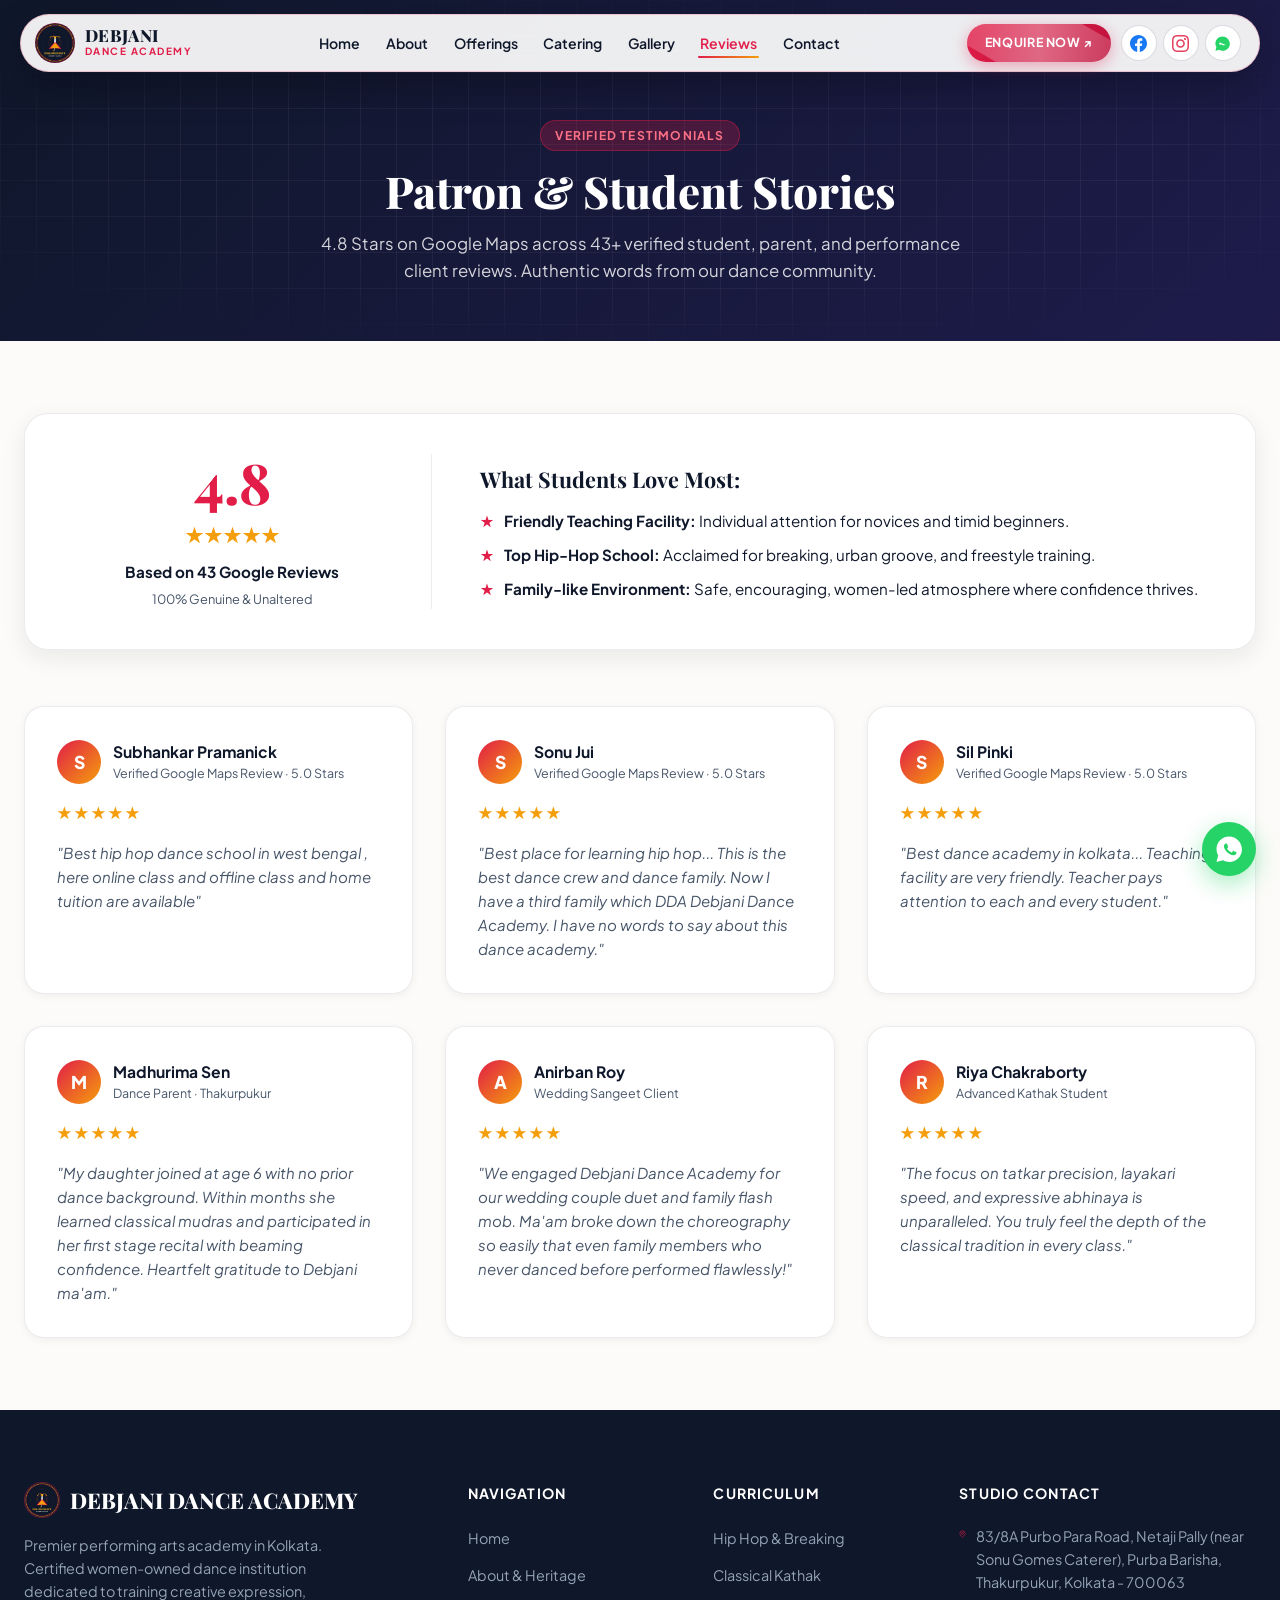
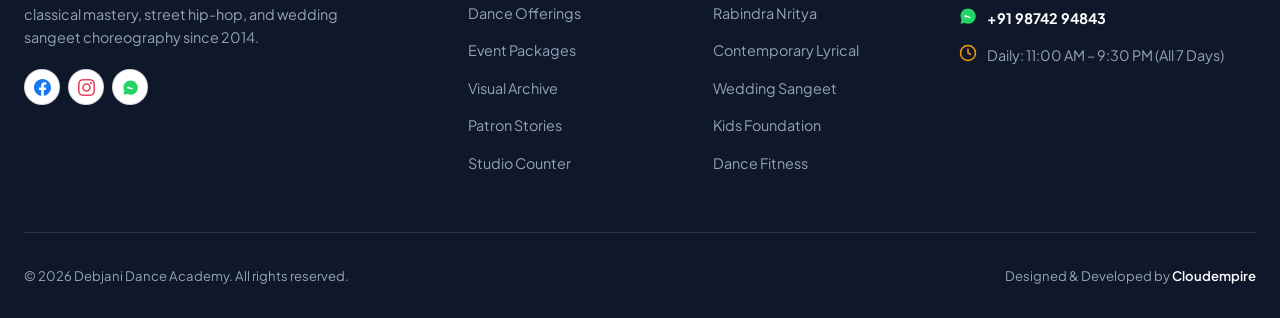
<file: reviews.html>
<!DOCTYPE html>
<html lang="en">
<head>
  <meta charset="UTF-8">
  <meta name="viewport" content="width=device-width, initial-scale=1.0, viewport-fit=cover">
  <title>Patron Stories & Google Reviews | Debjani Dance Academy | Debjani Dance Academy Kolkata</title>
  <meta name="description" content="Read verified 4.8-star reviews and testimonials from dancers, parents, and wedding clients of Debjani Dance Academy in Kolkata.">
  
  <!-- Multi-Resolution Favicon Suite (Mandate 15) -->
  <link rel="icon" type="image/svg+xml" href="assets/images/favicon.svg">
  <link rel="icon" type="image/png" sizes="32x32" href="assets/images/favicon-32x32.png">
  <link rel="icon" href="assets/images/favicon.ico">
  <link rel="apple-touch-icon" sizes="180x180" href="assets/images/apple-touch-icon.png">

  <!-- Google Fonts Preconnect -->
  <link rel="preconnect" href="https://fonts.googleapis.com">
  <link rel="preconnect" href="https://fonts.gstatic.com" crossorigin>
  <link href="https://fonts.googleapis.com/css2?family=Playfair+Display:ital,wght@0,600;0,700;0,800;0,900;1,600&family=Plus+Jakarta+Sans:wght@400;500;600;700;800&display=swap" rel="stylesheet">

  <link rel="stylesheet" href="assets/css/style.css">
</head>
<body>
  <!-- TheDivine Floating Pill Navbar (Mandate 3 & 11) -->
  <header class="site-header">
    <div class="header-inner">
      <a href="index.html" class="header-brand">
        <div class="brand-emblem-wrap">
          <img src="assets/images/logo.png" alt="Debjani Dance Academy Emblem" width="40" height="40">
        </div>
        <div class="brand-titles">
          <span class="brand-name">DEBJANI</span>
          <span class="brand-sub">DANCE ACADEMY</span>
        </div>
      </a>

      <nav>
        <ul class="nav-links">
          <li><a href="index.html" class="nav-link">Home</a></li>
          <li><a href="about.html" class="nav-link">About</a></li>
          <li><a href="offerings.html" class="nav-link">Offerings</a></li>
          <li><a href="catering.html" class="nav-link">Catering</a></li>
          <li><a href="gallery.html" class="nav-link">Gallery</a></li>
          <li><a href="reviews.html" class="nav-link active">Reviews</a></li>
          <li><a href="contact.html" class="nav-link">Contact</a></li>
        </ul>
      </nav>

      <div class="header-actions">
        <a href="contact.html" class="btn-cta-pill">ENQUIRE NOW ↗</a>
        <div class="social-circle-icons">
          <!-- Facebook -->
          <a href="https://www.facebook.com/search/top/?q=Debjani%20Dance%20Academy%20Kolkata" target="_blank" rel="noopener noreferrer" class="social-circle-btn" aria-label="Official Facebook">
            <svg viewBox="0 0 24 24" fill="#1877F2"><path d="M24 12.073c0-6.627-5.373-12-12-12s-12 5.373-12 12c0 5.99 4.388 10.954 10.125 11.854v-8.385H7.078v-3.47h3.047V9.43c0-3.007 1.792-4.669 4.533-4.669 1.312 0 2.686.235 2.686.235v2.953H15.83c-1.491 0-1.956.925-1.956 1.874v2.25h3.328l-.532 3.47h-2.796v8.385C19.612 23.027 24 18.062 24 12.073z"/></svg>
          </a>
          <!-- Instagram -->
          <a href="https://www.instagram.com/debjani.prabaha/" target="_blank" rel="noopener noreferrer" class="social-circle-btn" aria-label="Official Instagram">
            <svg viewBox="0 0 24 24" fill="#E4405F"><path d="M12 2.163c3.204 0 3.584.012 4.85.07 3.252.148 4.771 1.691 4.919 4.919.058 1.265.069 1.645.069 4.849 0 3.205-.012 3.584-.069 4.849-.149 3.225-1.664 4.771-4.919 4.919-1.266.058-1.644.07-4.85.07-3.204 0-3.584-.012-4.849-.07-3.26-.149-4.771-1.699-4.919-4.92-.058-1.265-.07-1.644-.07-4.849 0-3.204.013-3.583.07-4.849.149-3.227 1.664-4.771 4.919-4.919 1.266-.057 1.645-.069 4.849-.069zm0-2.163c-3.259 0-3.667.014-4.947.072-4.358.2-6.78 2.618-6.98 6.98-.059 1.281-.073 1.689-.073 4.948 0 3.259.014 3.668.072 4.948.2 4.358 2.618 6.78 6.98 6.98 1.281.058 1.689.072 4.948.072 3.259 0 3.668-.014 4.948-.072 4.354-.2 6.782-2.618 6.979-6.98.059-1.28.073-1.689.073-4.948 0-3.259-.014-3.667-.072-4.947-.196-4.354-2.617-6.78-6.979-6.98-1.281-.059-1.69-.073-4.949-.073zm0 5.838c-3.403 0-6.162 2.759-6.162 6.162s2.759 6.163 6.162 6.163 6.162-2.759 6.162-6.163c0-3.403-2.759-6.162-6.162-6.162zm0 10.162c-2.209 0-4-1.79-4-4 0-2.209 1.791-4 4-4s4 1.791 4 4c0 2.21-1.791 4-4 4zm6.406-11.845c-.796 0-1.441.645-1.441 1.44s.645 1.44 1.441 1.44c.795 0 1.439-.645 1.439-1.44s-.644-1.44-1.439-1.44z"/></svg>
          </a>
          <!-- Official WhatsApp (Mandate 5) -->
          <a href="https://wa.me/919874294843" target="_blank" rel="noopener noreferrer" class="social-circle-btn" aria-label="Official WhatsApp">
            <svg viewBox="0 0 24 24"><path d="M12 2C6.48 2 2 6.48 2 12c0 1.85.5 3.58 1.37 5.07L2.1 21.72c-.09.33.21.63.54.54l4.65-1.27C8.78 21.86 10.51 22.36 12.36 22.36c5.52 0 10-4.48 10-10S17.88 2 12 2z" fill="#25D366"/><path d="M17.5 14.38c-.25-.13-1.47-.73-1.7-.82-.22-.08-.39-.12-.55.13-.17.25-.64.81-.78.98-.14.16-.28.18-.53.06-.25-.13-1.05-.39-2-.1.24-.74-.66-1.24-1.48-1.38-1.73-.15-.25-.02-.38.11-.51.11-.11.25-.29.37-.44.13-.14.17-.25.25-.41.09-.17.04-.31-.02-.44-.06-.12-.56-1.35-.77-1.85-.2-.49-.41-.42-.56-.43-.14-.01-.31-.01-.47-.01-.17 0-.44.06-.67.31-.23.25-.87.85-.87 2.07s.89 2.4 1.01 2.56c.13.17 1.74 2.65 4.21 3.71.59.25 1.05.4 1.41.52.59.19 1.13.16 1.56.1.48-.07 1.48-.6 1.69-1.19.21-.58.21-1.08.14-1.19-.06-.1-.2-.16-.45-.18z" fill="#FFFFFF"/></svg>
          </a>
        </div>
        <button class="mobile-menu-toggle" aria-label="Toggle navigation menu">
          <svg width="22" height="22" viewBox="0 0 24 24" fill="none" stroke="currentColor" stroke-width="2.5"><line x1="3" y1="12" x2="21" y2="12"></line><line x1="3" y1="6" x2="21" y2="6"></line><line x1="3" y1="18" x2="21" y2="18"></line></svg>
        </button>
      </div>
    </div>
  </header>

  <div class="subpage-banner">
    <div class="abstract-tech-grid"></div>
    <div class="shell">
      <span class="banner-badge">Verified Testimonials</span>
      <h1 class="banner-title">Patron &amp; Student Stories</h1>
      <p class="banner-desc">4.8 Stars on Google Maps across 43+ verified student, parent, and performance client reviews. Authentic words from our dance community.</p>
    </div>
  </div>

  <section class="section">
    <!-- Reviews Scorecard -->
    <div style="background:#ffffff;border:1px solid var(--color-border);border-radius:24px;padding:2.5rem;box-shadow:var(--shadow-md);margin-bottom:3.5rem;">
      <div class="split-grid-reviews-summary">
        <div style="text-align:center;border-right:1px solid var(--color-border);padding-right:2rem;">
          <div style="font-family:var(--font-serif);font-size:3.5rem;font-weight:800;color:var(--accent-ruby);line-height:1;">4.8</div>
          <div style="color:#f59e0b;font-size:1.35rem;margin:0.5rem 0;">★★★★★</div>
          <div style="font-weight:700;color:var(--color-text-main);font-size:0.95rem;">Based on 43 Google Reviews</div>
          <div style="font-size:0.8rem;color:var(--color-text-muted);margin-top:4px;">100% Genuine &amp; Unaltered</div>
        </div>
        <div>
          <h3 style="font-family:var(--font-serif);font-size:1.35rem;font-weight:700;margin-bottom:0.75rem;">What Students Love Most:</h3>
          <ul style="list-style:none;display:flex;flex-direction:column;gap:0.6rem;">
            <li style="display:flex;align-items:center;gap:10px;font-size:0.95rem;">
              <span style="color:#e11d48;font-weight:700;">★</span>
              <span><strong>Friendly Teaching Facility:</strong> Individual attention for novices and timid beginners.</span>
            </li>
            <li style="display:flex;align-items:center;gap:10px;font-size:0.95rem;">
              <span style="color:#e11d48;font-weight:700;">★</span>
              <span><strong>Top Hip-Hop School:</strong> Acclaimed for breaking, urban groove, and freestyle training.</span>
            </li>
            <li style="display:flex;align-items:center;gap:10px;font-size:0.95rem;">
              <span style="color:#e11d48;font-weight:700;">★</span>
              <span><strong>Family-like Environment:</strong> Safe, encouraging, women-led atmosphere where confidence thrives.</span>
            </li>
          </ul>
        </div>
      </div>
    </div>

    <!-- Verified Review Cards Grid -->
    <div class="reviews-grid">
      <!-- 1 -->
      <div class="review-card">
        <div class="review-header">
          <div class="review-avatar">S</div>
          <div class="review-author-info">
            <span class="review-author-name">Subhankar Pramanick</span>
            <span class="review-meta">Verified Google Maps Review · 5.0 Stars</span>
          </div>
        </div>
        <div class="review-stars">★★★★★</div>
        <p class="review-quote">"Best hip hop dance school in west bengal , here online class and offline class and home tuition are available"</p>
      </div>

      <!-- 2 -->
      <div class="review-card">
        <div class="review-header">
          <div class="review-avatar">S</div>
          <div class="review-author-info">
            <span class="review-author-name">Sonu Jui</span>
            <span class="review-meta">Verified Google Maps Review · 5.0 Stars</span>
          </div>
        </div>
        <div class="review-stars">★★★★★</div>
        <p class="review-quote">"Best place for learning hip hop... This is the best dance crew and dance family. Now I have a third family which DDA Debjani Dance Academy. I have no words to say about this dance academy."</p>
      </div>

      <!-- 3 -->
      <div class="review-card">
        <div class="review-header">
          <div class="review-avatar">S</div>
          <div class="review-author-info">
            <span class="review-author-name">Sil Pinki</span>
            <span class="review-meta">Verified Google Maps Review · 5.0 Stars</span>
          </div>
        </div>
        <div class="review-stars">★★★★★</div>
        <p class="review-quote">"Best dance academy in kolkata... Teaching facility are very friendly. Teacher pays attention to each and every student."</p>
      </div>

      <!-- 4 -->
      <div class="review-card">
        <div class="review-header">
          <div class="review-avatar">M</div>
          <div class="review-author-info">
            <span class="review-author-name">Madhurima Sen</span>
            <span class="review-meta">Dance Parent · Thakurpukur</span>
          </div>
        </div>
        <div class="review-stars">★★★★★</div>
        <p class="review-quote">"My daughter joined at age 6 with no prior dance background. Within months she learned classical mudras and participated in her first stage recital with beaming confidence. Heartfelt gratitude to Debjani ma'am."</p>
      </div>

      <!-- 5 -->
      <div class="review-card">
        <div class="review-header">
          <div class="review-avatar">A</div>
          <div class="review-author-info">
            <span class="review-author-name">Anirban Roy</span>
            <span class="review-meta">Wedding Sangeet Client</span>
          </div>
        </div>
        <div class="review-stars">★★★★★</div>
        <p class="review-quote">"We engaged Debjani Dance Academy for our wedding couple duet and family flash mob. Ma'am broke down the choreography so easily that even family members who never danced before performed flawlessly!"</p>
      </div>

      <!-- 6 -->
      <div class="review-card">
        <div class="review-header">
          <div class="review-avatar">R</div>
          <div class="review-author-info">
            <span class="review-author-name">Riya Chakraborty</span>
            <span class="review-meta">Advanced Kathak Student</span>
          </div>
        </div>
        <div class="review-stars">★★★★★</div>
        <p class="review-quote">"The focus on tatkar precision, layakari speed, and expressive abhinaya is unparalleled. You truly feel the depth of the classical tradition in every class."</p>
      </div>
    </div>
  </section>
  <!-- Floating High-Contrast WhatsApp CTA Button (Mandate 5) -->
  <a href="https://wa.me/919874294843" target="_blank" rel="noopener noreferrer" class="floating-wa-btn" aria-label="Chat directly on WhatsApp">
    <!-- On green background: white speech bubble + green handset -->
    <svg width="30" height="30" viewBox="0 0 24 24" fill="none">
      <path d="M12 2C6.48 2 2 6.48 2 12C2 13.85 2.5 15.58 3.37 17.07L2.1 21.72C2.01 22.05 2.31 22.35 2.64 22.26L7.29 20.99C8.78 21.86 10.51 22.36 12.36 22.36C17.88 22.36 22.36 17.88 22.36 12.36C22.36 6.84 17.88 2 12 2Z" fill="#FFFFFF"/>
      <path d="M17.5 14.38C17.25 14.25 16.03 13.65 15.8 13.56C15.58 13.48 15.41 13.44 15.25 13.69C15.08 13.94 14.61 14.5 14.47 14.67C14.33 14.83 14.19 14.85 13.94 14.73C13.69 14.6 12.89 14.34 11.94 13.49C11.2 12.83 10.7 12.01 10.56 11.76C10.41 11.51 10.54 11.38 10.67 11.25C10.78 11.14 10.92 10.96 11.04 10.81C11.17 10.67 11.21 10.56 11.29 10.4C11.38 10.23 11.33 10.09 11.27 9.96C11.21 9.84 10.71 8.61 10.5 8.11C10.3 7.62 10.09 7.69 9.94 7.68C9.8 7.67 9.63 7.67 9.47 7.67C9.3 7.67 9.03 7.73 8.8 7.98C8.57 8.23 7.93 8.83 7.93 10.05C7.93 11.27 8.82 12.45 8.94 12.61C9.07 12.78 10.68 15.26 13.15 16.32C13.74 16.57 14.2 16.72 14.56 16.84C15.15 17.03 15.69 17 16.12 16.94C16.6 16.87 17.6 16.34 17.81 15.75C18.02 15.17 18.02 14.67 17.95 14.56C17.89 14.46 17.75 14.4 17.5 14.38Z" fill="#25D366"/>
    </svg>
  </a>

  <!-- Site Footer (Mandate 4 & 5) -->
  <footer class="site-footer">
    <div class="footer-top">
      <div>
        <div style="display:flex;align-items:center;gap:10px;margin-bottom:1rem;">
          <div class="brand-emblem-wrap" style="width:36px;height:36px;">
            <img src="assets/images/logo.png" alt="Logo" width="36" height="36">
          </div>
          <span class="footer-brand-title" style="margin:0;">DEBJANI DANCE ACADEMY</span>
        </div>
        <p class="footer-brand-desc">
          Premier performing arts academy in Kolkata. Certified women-owned dance institution dedicated to training creative expression, classical mastery, street hip-hop, and wedding sangeet choreography since 2014.
        </p>
        <div style="display:flex;gap:8px;">
          <a href="https://www.facebook.com/search/top/?q=Debjani%20Dance%20Academy%20Kolkata" target="_blank" rel="noopener noreferrer" class="social-circle-btn" aria-label="Facebook">
            <svg viewBox="0 0 24 24" fill="#1877F2"><path d="M24 12.073c0-6.627-5.373-12-12-12s-12 5.373-12 12c0 5.99 4.388 10.954 10.125 11.854v-8.385H7.078v-3.47h3.047V9.43c0-3.007 1.792-4.669 4.533-4.669 1.312 0 2.686.235 2.686.235v2.953H15.83c-1.491 0-1.956.925-1.956 1.874v2.25h3.328l-.532 3.47h-2.796v8.385C19.612 23.027 24 18.062 24 12.073z"/></svg>
          </a>
          <a href="https://www.instagram.com/debjani.prabaha/" target="_blank" rel="noopener noreferrer" class="social-circle-btn" aria-label="Instagram">
            <svg viewBox="0 0 24 24" fill="#E4405F"><path d="M12 2.163c3.204 0 3.584.012 4.85.07 3.252.148 4.771 1.691 4.919 4.919.058 1.265.069 1.645.069 4.849 0 3.205-.012 3.584-.069 4.849-.149 3.225-1.664 4.771-4.919 4.919-1.266.058-1.644.07-4.85.07-3.204 0-3.584-.012-4.849-.07-3.26-.149-4.771-1.699-4.919-4.92-.058-1.265-.07-1.644-.07-4.849 0-3.204.013-3.583.07-4.849.149-3.227 1.664-4.771 4.919-4.919 1.266-.057 1.645-.069 4.849-.069zm0-2.163c-3.259 0-3.667.014-4.947.072-4.358.2-6.78 2.618-6.98 6.98-.059 1.281-.073 1.689-.073 4.948 0 3.259.014 3.668.072 4.948.2 4.358 2.618 6.78 6.98 6.98 1.281.058 1.689.072 4.948.072 3.259 0 3.668-.014 4.948-.072 4.354-.2 6.782-2.618 6.979-6.98.059-1.28.073-1.689.073-4.948 0-3.259-.014-3.667-.072-4.947-.196-4.354-2.617-6.78-6.979-6.98-1.281-.059-1.69-.073-4.949-.073zm0 5.838c-3.403 0-6.162 2.759-6.162 6.162s2.759 6.163 6.162 6.163 6.162-2.759 6.162-6.163c0-3.403-2.759-6.162-6.162-6.162zm0 10.162c-2.209 0-4-1.79-4-4 0-2.209 1.791-4 4-4s4 1.791 4 4c0 2.21-1.791 4-4 4zm6.406-11.845c-.796 0-1.441.645-1.441 1.44s.645 1.44 1.441 1.44c.795 0 1.439-.645 1.439-1.44s-.644-1.44-1.439-1.44z"/></svg>
          </a>
          <a href="https://wa.me/919874294843" target="_blank" rel="noopener noreferrer" class="social-circle-btn" aria-label="WhatsApp">
            <svg viewBox="0 0 24 24"><path d="M12 2C6.48 2 2 6.48 2 12c0 1.85.5 3.58 1.37 5.07L2.1 21.72c-.09.33.21.63.54.54l4.65-1.27C8.78 21.86 10.51 22.36 12.36 22.36c5.52 0 10-4.48 10-10S17.88 2 12 2z" fill="#25D366"/><path d="M17.5 14.38c-.25-.13-1.47-.73-1.7-.82-.22-.08-.39-.12-.55.13-.17.25-.64.81-.78.98-.14.16-.28.18-.53.06-.25-.13-1.05-.39-2-.1.24-.74-.66-1.24-1.48-1.38-1.73-.15-.25-.02-.38.11-.51.11-.11.25-.29.37-.44.13-.14.17-.25.25-.41.09-.17.04-.31-.02-.44-.06-.12-.56-1.35-.77-1.85-.2-.49-.41-.42-.56-.43-.14-.01-.31-.01-.47-.01-.17 0-.44.06-.67.31-.23.25-.87.85-.87 2.07s.89 2.4 1.01 2.56c.13.17 1.74 2.65 4.21 3.71.59.25 1.05.4 1.41.52.59.19 1.13.16 1.56.1.48-.07 1.48-.6 1.69-1.19.21-.58.21-1.08.14-1.19-.06-.1-.2-.16-.45-.18z" fill="#FFFFFF"/></svg>
          </a>
        </div>
      </div>

      <div>
        <h4 class="footer-col-title">Navigation</h4>
        <ul class="footer-links">
          <li><a href="index.html">Home</a></li>
          <li><a href="about.html">About & Heritage</a></li>
          <li><a href="offerings.html">Dance Offerings</a></li>
          <li><a href="catering.html">Event Packages</a></li>
          <li><a href="gallery.html">Visual Archive</a></li>
          <li><a href="reviews.html">Patron Stories</a></li>
          <li><a href="contact.html">Studio Counter</a></li>
        </ul>
      </div>

      <div>
        <h4 class="footer-col-title">Curriculum</h4>
        <ul class="footer-links">
          <li><a href="offerings.html">Hip Hop & Breaking</a></li>
          <li><a href="offerings.html">Classical Kathak</a></li>
          <li><a href="offerings.html">Rabindra Nritya</a></li>
          <li><a href="offerings.html">Contemporary Lyrical</a></li>
          <li><a href="catering.html">Wedding Sangeet</a></li>
          <li><a href="offerings.html">Kids Foundation</a></li>
          <li><a href="offerings.html">Dance Fitness</a></li>
        </ul>
      </div>

      <div>
        <h4 class="footer-col-title">Studio Contact</h4>
        <div class="footer-contact-item">
          <svg width="18" height="18" viewBox="0 0 24 24" fill="none" stroke="var(--accent-ruby)" stroke-width="2"><path d="M21 10c0 7-9 13-9 13s-9-6-9-13a9 9 0 0 1 18 0z"></path><circle cx="12" cy="10" r="3"></circle></svg>
          <span>83/8A Purbo Para Road, Netaji Pally (near Sonu Gomes Caterer), Purba Barisha, Thakurpukur, Kolkata - 700063</span>
        </div>
        <!-- MANDATE 5: Official WhatsApp brand SVG next to phone number -->
        <div class="footer-contact-item">
          <svg width="18" height="18" viewBox="0 0 24 24"><path d="M12 2C6.48 2 2 6.48 2 12c0 1.85.5 3.58 1.37 5.07L2.1 21.72c-.09.33.21.63.54.54l4.65-1.27C8.78 21.86 10.51 22.36 12.36 22.36c5.52 0 10-4.48 10-10S17.88 2 12 2z" fill="#25D366"/><path d="M17.5 14.38c-.25-.13-1.47-.73-1.7-.82-.22-.08-.39-.12-.55.13-.17.25-.64.81-.78.98-.14.16-.28.18-.53.06-.25-.13-1.05-.39-2-.1.24-.74-.66-1.24-1.48-1.38-1.73-.15-.25-.02-.38.11-.51.11-.11.25-.29.37-.44.13-.14.17-.25.25-.41.09-.17.04-.31-.02-.44-.06-.12-.56-1.35-.77-1.85-.2-.49-.41-.42-.56-.43-.14-.01-.31-.01-.47-.01-.17 0-.44.06-.67.31-.23.25-.87.85-.87 2.07s.89 2.4 1.01 2.56c.13.17 1.74 2.65 4.21 3.71.59.25 1.05.4 1.41.52.59.19 1.13.16 1.56.1.48-.07 1.48-.6 1.69-1.19.21-.58.21-1.08.14-1.19-.06-.1-.2-.16-.45-.18z" fill="#FFFFFF"/></svg>
          <a href="https://wa.me/919874294843" style="color:#ffffff;font-weight:700;">+91 98742 94843</a>
        </div>
        <div class="footer-contact-item">
          <svg width="18" height="18" viewBox="0 0 24 24" fill="none" stroke="var(--accent-gold)" stroke-width="2"><circle cx="12" cy="12" r="10"></circle><polyline points="12 6 12 12 16 14"></polyline></svg>
          <span>Daily: 11:00 AM – 9:30 PM (All 7 Days)</span>
        </div>
      </div>
    </div>

    <div class="footer-bottom">
      <div>
        © 2026 Debjani Dance Academy. All rights reserved.
      </div>
      <div>
        Designed &amp; Developed by <a href="https://cloudempire.tech/" target="_blank" rel="noopener noreferrer">Cloudempire</a>
      </div>
    </div>
  </footer>

  <script src="assets/js/script.js"></script>
</body>
</html>
</file>
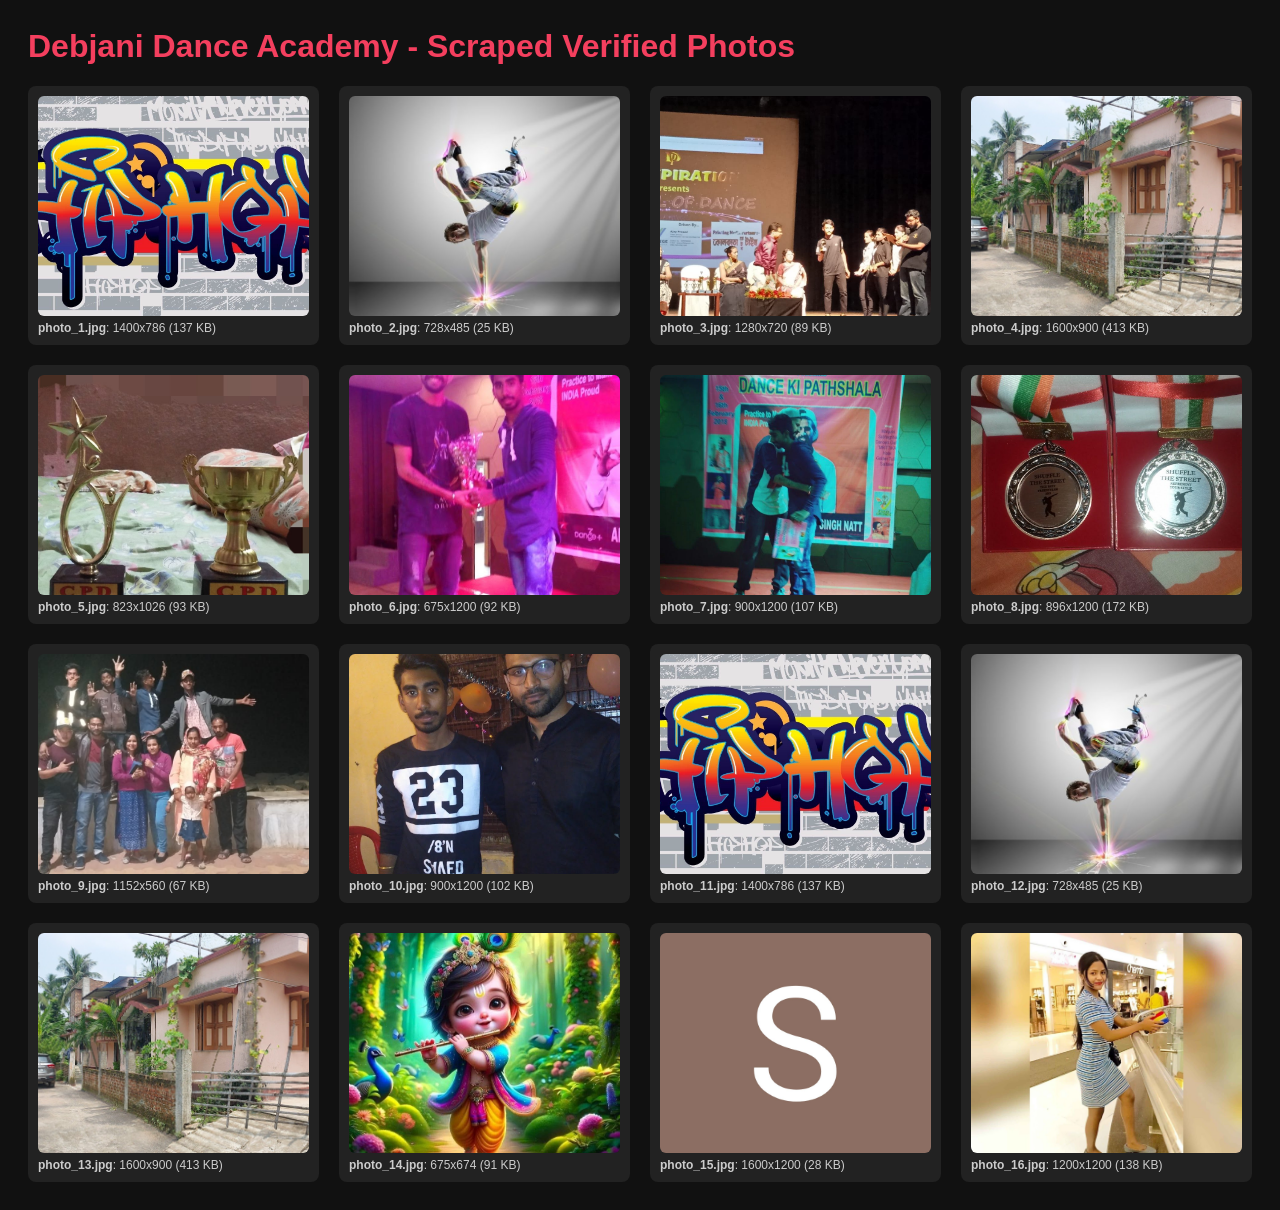
<file: assets/images/contact_sheet.html>
<html><body style='background:#111;color:#fff;font-family:sans-serif;padding:20px;'><h1 style='color:#f43f5e;'>Debjani Dance Academy - Scraped Verified Photos</h1><div style='display:grid;grid-template-columns:repeat(auto-fill, minmax(280px, 1fr));gap:20px;'>
<div style='background:#222;padding:10px;border-radius:8px;'>
<img src='photo_1.jpg' style='width:100%;height:220px;object-fit:cover;border-radius:6px;'/>
<p style='margin:5px 0 0 0;font-size:12px;color:#ccc;'><b>photo_1.jpg</b>: 1400x786 (137 KB)</p>
</div>
<div style='background:#222;padding:10px;border-radius:8px;'>
<img src='photo_2.jpg' style='width:100%;height:220px;object-fit:cover;border-radius:6px;'/>
<p style='margin:5px 0 0 0;font-size:12px;color:#ccc;'><b>photo_2.jpg</b>: 728x485 (25 KB)</p>
</div>
<div style='background:#222;padding:10px;border-radius:8px;'>
<img src='photo_3.jpg' style='width:100%;height:220px;object-fit:cover;border-radius:6px;'/>
<p style='margin:5px 0 0 0;font-size:12px;color:#ccc;'><b>photo_3.jpg</b>: 1280x720 (89 KB)</p>
</div>
<div style='background:#222;padding:10px;border-radius:8px;'>
<img src='photo_4.jpg' style='width:100%;height:220px;object-fit:cover;border-radius:6px;'/>
<p style='margin:5px 0 0 0;font-size:12px;color:#ccc;'><b>photo_4.jpg</b>: 1600x900 (413 KB)</p>
</div>
<div style='background:#222;padding:10px;border-radius:8px;'>
<img src='photo_5.jpg' style='width:100%;height:220px;object-fit:cover;border-radius:6px;'/>
<p style='margin:5px 0 0 0;font-size:12px;color:#ccc;'><b>photo_5.jpg</b>: 823x1026 (93 KB)</p>
</div>
<div style='background:#222;padding:10px;border-radius:8px;'>
<img src='photo_6.jpg' style='width:100%;height:220px;object-fit:cover;border-radius:6px;'/>
<p style='margin:5px 0 0 0;font-size:12px;color:#ccc;'><b>photo_6.jpg</b>: 675x1200 (92 KB)</p>
</div>
<div style='background:#222;padding:10px;border-radius:8px;'>
<img src='photo_7.jpg' style='width:100%;height:220px;object-fit:cover;border-radius:6px;'/>
<p style='margin:5px 0 0 0;font-size:12px;color:#ccc;'><b>photo_7.jpg</b>: 900x1200 (107 KB)</p>
</div>
<div style='background:#222;padding:10px;border-radius:8px;'>
<img src='photo_8.jpg' style='width:100%;height:220px;object-fit:cover;border-radius:6px;'/>
<p style='margin:5px 0 0 0;font-size:12px;color:#ccc;'><b>photo_8.jpg</b>: 896x1200 (172 KB)</p>
</div>
<div style='background:#222;padding:10px;border-radius:8px;'>
<img src='photo_9.jpg' style='width:100%;height:220px;object-fit:cover;border-radius:6px;'/>
<p style='margin:5px 0 0 0;font-size:12px;color:#ccc;'><b>photo_9.jpg</b>: 1152x560 (67 KB)</p>
</div>
<div style='background:#222;padding:10px;border-radius:8px;'>
<img src='photo_10.jpg' style='width:100%;height:220px;object-fit:cover;border-radius:6px;'/>
<p style='margin:5px 0 0 0;font-size:12px;color:#ccc;'><b>photo_10.jpg</b>: 900x1200 (102 KB)</p>
</div>
<div style='background:#222;padding:10px;border-radius:8px;'>
<img src='photo_11.jpg' style='width:100%;height:220px;object-fit:cover;border-radius:6px;'/>
<p style='margin:5px 0 0 0;font-size:12px;color:#ccc;'><b>photo_11.jpg</b>: 1400x786 (137 KB)</p>
</div>
<div style='background:#222;padding:10px;border-radius:8px;'>
<img src='photo_12.jpg' style='width:100%;height:220px;object-fit:cover;border-radius:6px;'/>
<p style='margin:5px 0 0 0;font-size:12px;color:#ccc;'><b>photo_12.jpg</b>: 728x485 (25 KB)</p>
</div>
<div style='background:#222;padding:10px;border-radius:8px;'>
<img src='photo_13.jpg' style='width:100%;height:220px;object-fit:cover;border-radius:6px;'/>
<p style='margin:5px 0 0 0;font-size:12px;color:#ccc;'><b>photo_13.jpg</b>: 1600x900 (413 KB)</p>
</div>
<div style='background:#222;padding:10px;border-radius:8px;'>
<img src='photo_14.jpg' style='width:100%;height:220px;object-fit:cover;border-radius:6px;'/>
<p style='margin:5px 0 0 0;font-size:12px;color:#ccc;'><b>photo_14.jpg</b>: 675x674 (91 KB)</p>
</div>
<div style='background:#222;padding:10px;border-radius:8px;'>
<img src='photo_15.jpg' style='width:100%;height:220px;object-fit:cover;border-radius:6px;'/>
<p style='margin:5px 0 0 0;font-size:12px;color:#ccc;'><b>photo_15.jpg</b>: 1600x1200 (28 KB)</p>
</div>
<div style='background:#222;padding:10px;border-radius:8px;'>
<img src='photo_16.jpg' style='width:100%;height:220px;object-fit:cover;border-radius:6px;'/>
<p style='margin:5px 0 0 0;font-size:12px;color:#ccc;'><b>photo_16.jpg</b>: 1200x1200 (138 KB)</p>
</div>
</div></body></html>
</file>
<file: assets/css/style.css>
/* ==========================================================================
   DEBJANI DANCE ACADEMY - Official Design System & Stylesheet
   Pure Porcelain White | Vibrant Ruby Rose | Royal Iris | Warm Amber Gold
   Strict Ban on Muddy Brown | Clean Modern Luxury Standard
   ========================================================================== */

:root {
  /* Color Palette */
  --bg-porcelain: #fcfbf9;
  --bg-surface: #ffffff;
  --bg-surface-alt: #f8f6f0;
  --bg-dark: #0f172a;
  --bg-dark-surface: #1e1b4b;
  
  --accent-ruby: #e11d48;
  --accent-ruby-glow: rgba(225, 29, 72, 0.22);
  --accent-rose: #f43f5e;
  --accent-iris: #7c3aed;
  --accent-gold: #f59e0b;
  --accent-gold-glow: rgba(245, 158, 11, 0.22);
  
  --color-text-main: #0f172a;
  --color-text-muted: #475569;
  --color-text-light: #f8fafc;
  --color-text-dim: #94a3b8;
  
  --color-border: rgba(15, 23, 42, 0.08);
  --color-border-dark: rgba(255, 255, 255, 0.12);
  --color-border-accent: rgba(225, 29, 72, 0.25);
  
  --wa-green: #25D366;
  --wa-green-hover: #1eb956;
  
  /* Elevation & Shadows */
  --shadow-sm: 0 2px 8px rgba(15, 23, 42, 0.05);
  --shadow-md: 0 8px 24px rgba(15, 23, 42, 0.08);
  --shadow-lg: 0 16px 36px rgba(15, 23, 42, 0.12);
  --shadow-floating: 0 16px 40px rgba(0, 0, 0, 0.35);
  --shadow-accent: 0 8px 25px rgba(225, 29, 72, 0.28);
  
  /* Fonts */
  --font-sans: 'Plus Jakarta Sans', system-ui, -apple-system, BlinkMacSystemFont, 'Segoe UI', Roboto, sans-serif;
  --font-serif: 'Playfair Display', Georgia, serif;
}

/* Base Reset & Smoothness */
*, *::before, *::after {
  box-sizing: border-box;
  margin: 0;
  padding: 0;
}

html {
  font-size: 16px;
  scroll-behavior: smooth;
  -webkit-text-size-adjust: 100%;
}

body {
  font-family: var(--font-sans);
  background-color: var(--bg-porcelain);
  color: var(--color-text-main);
  line-height: 1.6;
  overflow-x: hidden;
  padding-top: 0 !important;
  margin: 0;
}

a {
  color: inherit;
  text-decoration: none;
  transition: all 0.25s ease;
}

img, video {
  max-width: 100%;
  height: auto;
  display: block;
}

/* ==========================================================================
   ABSTRACT GRAPHICS & TEXTURES (APPLE / VERCEL STANDARD)
   ========================================================================== */
.abstract-orb {
  position: absolute;
  border-radius: 50%;
  filter: blur(80px);
  pointer-events: none;
  z-index: 1;
  opacity: 0.55;
  will-change: transform;
}

.abstract-orb-1 {
  width: 480px;
  height: 480px;
  background: radial-gradient(circle, rgba(225, 29, 72, 0.32) 0%, rgba(124, 58, 237, 0.1) 70%, transparent 100%);
  top: -120px;
  right: -80px;
  animation: orbDriftSlow 18s ease-in-out infinite alternate;
}

.abstract-orb-2 {
  width: 420px;
  height: 420px;
  background: radial-gradient(circle, rgba(245, 158, 11, 0.28) 0%, rgba(225, 29, 72, 0.08) 70%, transparent 100%);
  bottom: 80px;
  left: -100px;
  animation: orbDriftSlow 22s ease-in-out infinite alternate-reverse;
}

.abstract-orb-center {
  width: 360px;
  height: 360px;
  background: radial-gradient(circle, rgba(124, 58, 237, 0.25) 0%, transparent 70%);
  top: 40%;
  left: 50%;
  transform: translate(-50%, -50%);
  animation: orbPulse 12s ease-in-out infinite;
}

@keyframes orbDriftSlow {
  0% { transform: translate(0, 0) scale(1); }
  50% { transform: translate(35px, -25px) scale(1.08); }
  100% { transform: translate(-25px, 35px) scale(0.96); }
}

@keyframes orbPulse {
  0%, 100% { transform: translate(-50%, -50%) scale(1); opacity: 0.4; }
  50% { transform: translate(-50%, -50%) scale(1.2); opacity: 0.7; }
}

.abstract-tech-grid {
  position: absolute;
  inset: 0;
  background-image: 
    linear-gradient(to right, rgba(255, 255, 255, 0.05) 1px, transparent 1px),
    linear-gradient(to bottom, rgba(255, 255, 255, 0.05) 1px, transparent 1px);
  background-size: 36px 36px;
  mask-image: radial-gradient(ellipse 65% 55% at 50% 50%, #000 60%, transparent 100%);
  -webkit-mask-image: radial-gradient(ellipse 65% 55% at 50% 50%, #000 60%, transparent 100%);
  pointer-events: none;
  z-index: 1;
}

.abstract-floating-chip {
  position: absolute;
  background: rgba(255, 255, 255, 0.94);
  border: 1px solid rgba(225, 29, 72, 0.25);
  backdrop-filter: blur(12px);
  -webkit-backdrop-filter: blur(12px);
  padding: 8px 14px;
  border-radius: 9999px;
  box-shadow: 0 10px 25px rgba(0, 0, 0, 0.15);
  display: flex;
  align-items: center;
  gap: 8px;
  font-size: 0.78rem;
  font-weight: 700;
  color: var(--color-text-main);
  z-index: 4;
  pointer-events: none;
}

.chip-1 {
  top: 18%;
  left: 6%;
  animation: floatChip1 8s ease-in-out infinite alternate;
}

.chip-2 {
  bottom: 22%;
  right: 6%;
  animation: floatChip2 9s ease-in-out infinite alternate;
}

@keyframes floatChip1 {
  0% { transform: translateY(0px) rotate(0deg); }
  100% { transform: translateY(-16px) rotate(-1.5deg); }
}

@keyframes floatChip2 {
  0% { transform: translateY(0px) rotate(0deg); }
  100% { transform: translateY(-20px) rotate(2deg); }
}

/* ==========================================================================
   THEDIVINE FLOATING PILL NAVBAR
   ========================================================================== */
.site-header {
  position: fixed;
  top: 14px;
  left: 0;
  width: 100%;
  display: flex;
  justify-content: center;
  z-index: 1000;
  padding: 0 1.25rem;
  pointer-events: none;
}

.header-inner {
  pointer-events: auto;
  width: 100%;
  max-width: 1320px;
  border-radius: 9999px;
  background: rgba(255, 255, 255, 0.92);
  border: 1px solid rgba(225, 29, 72, 0.2);
  box-shadow: 0 16px 36px rgba(0, 0, 0, 0.25);
  backdrop-filter: blur(20px);
  -webkit-backdrop-filter: blur(20px);
  display: flex;
  align-items: center;
  justify-content: space-between;
  padding: 8px 18px 8px 14px;
  gap: 1rem;
}

.header-brand {
  display: flex;
  align-items: center;
  gap: 10px;
  flex-shrink: 0;
}

.brand-emblem-wrap {
  width: 40px;
  height: 40px;
  border-radius: 50%;
  border: 1.5px solid rgba(225, 29, 72, 0.4);
  background: var(--bg-dark);
  display: flex;
  align-items: center;
  justify-content: center;
  overflow: hidden;
  flex-shrink: 0;
}

.brand-emblem-wrap img {
  width: 100%;
  height: 100%;
  object-fit: contain;
  display: block;
}

.brand-titles {
  display: flex;
  flex-direction: column;
}

.brand-name {
  font-family: var(--font-serif);
  font-weight: 800;
  font-size: 1.05rem;
  color: var(--color-text-main);
  letter-spacing: 0.02em;
  line-height: 1.1;
  white-space: nowrap;
}

.brand-sub {
  font-size: 0.62rem;
  letter-spacing: 0.15em;
  text-transform: uppercase;
  color: var(--accent-ruby);
  font-weight: 700;
  white-space: nowrap;
}

.nav-links {
  display: flex;
  align-items: center;
  gap: 1.35rem;
  list-style: none;
}

.nav-link {
  font-size: 0.88rem;
  font-weight: 600;
  color: var(--color-text-main);
  white-space: nowrap !important;
  position: relative;
  padding: 6px 2px;
}

.nav-link:hover,
.nav-link.active {
  color: var(--accent-ruby);
}

.nav-link.active::after {
  content: '';
  position: absolute;
  bottom: 0;
  left: 0;
  width: 100%;
  height: 2px;
  background: linear-gradient(90deg, var(--accent-ruby), var(--accent-gold));
  border-radius: 2px;
}

.header-actions {
  display: flex;
  align-items: center;
  gap: 10px;
  flex-shrink: 0;
}

.btn-cta-pill {
  background: linear-gradient(135deg, var(--accent-ruby) 0%, #be123c 100%);
  color: #ffffff !important;
  font-weight: 700;
  font-size: 0.78rem;
  text-transform: uppercase;
  letter-spacing: 0.05em;
  border-radius: 9999px;
  padding: 9px 18px;
  box-shadow: 0 4px 15px rgba(225, 29, 72, 0.35);
  display: inline-flex;
  align-items: center;
  gap: 6px;
  white-space: nowrap !important;
  position: relative;
  overflow: hidden;
}

.btn-cta-pill:hover {
  transform: translateY(-1.5px);
  box-shadow: 0 6px 20px rgba(225, 29, 72, 0.45);
}

.btn-cta-pill::after {
  content: '';
  position: absolute;
  top: -50%;
  left: -50%;
  width: 200%;
  height: 200%;
  background: linear-gradient(60deg, transparent, rgba(255, 255, 255, 0.35), transparent);
  transform: rotate(30deg);
  animation: btnShimmer 4s infinite linear;
}

@keyframes btnShimmer {
  0% { transform: translateX(-100%) rotate(30deg); }
  25%, 100% { transform: translateX(100%) rotate(30deg); }
}

.social-circle-icons {
  display: flex;
  align-items: center;
  gap: 6px;
}

.social-circle-btn {
  width: 36px;
  height: 36px;
  border-radius: 50%;
  border: 1px solid rgba(15, 23, 42, 0.15);
  background: #ffffff;
  display: flex;
  align-items: center;
  justify-content: center;
  color: var(--color-text-main);
  transition: all 0.2s ease;
  flex-shrink: 0;
}

.social-circle-btn:hover {
  transform: scale(1.1);
  border-color: var(--accent-ruby);
  box-shadow: 0 4px 12px rgba(225, 29, 72, 0.2);
}

.social-circle-btn svg {
  width: 17px;
  height: 17px;
}

.mobile-menu-toggle {
  display: none;
  width: 40px;
  height: 40px;
  border-radius: 50%;
  border: 1px solid rgba(225, 29, 72, 0.35);
  background: #ffffff;
  color: var(--color-text-main);
  align-items: center;
  justify-content: center;
  cursor: pointer;
  flex-shrink: 0;
}

/* ==========================================================================
   HERO SECTION (16:9 VIDEO AT TOP: 0)
   ========================================================================== */
.hero-section {
  position: relative;
  min-height: 100vh;
  min-height: 100dvh;
  display: flex;
  align-items: center;
  justify-content: center;
  background-color: var(--bg-dark);
  color: var(--color-text-light);
  overflow: hidden;
  padding-top: 0 !important;
}

.hero-video-wrapper {
  position: absolute;
  top: 0;
  left: 0;
  width: 100%;
  height: 100%;
  z-index: 1;
  overflow: hidden;
}

.hero-video {
  width: 100%;
  height: 100%;
  object-fit: cover;
  object-position: center;
}

.hero-overlay {
  position: absolute;
  inset: 0;
  background: linear-gradient(
    180deg,
    rgba(15, 23, 42, 0.45) 0%,
    rgba(15, 23, 42, 0.65) 50%,
    rgba(15, 23, 42, 0.92) 100%
  );
  z-index: 2;
}

.hero-content {
  position: relative;
  z-index: 3;
  width: 100%;
  max-width: 1100px;
  padding: 6.5rem 1.5rem 3.5rem;
  text-align: center;
  display: flex;
  flex-direction: column;
  align-items: center;
}

.hero-badge {
  display: inline-flex;
  align-items: center;
  gap: 8px;
  background: rgba(255, 255, 255, 0.12);
  border: 1px solid rgba(255, 255, 255, 0.25);
  backdrop-filter: blur(12px);
  -webkit-backdrop-filter: blur(12px);
  padding: 6px 16px;
  border-radius: 9999px;
  font-size: 0.78rem;
  font-weight: 700;
  text-transform: uppercase;
  letter-spacing: 0.08em;
  margin-bottom: 1.25rem;
}

.live-beacon {
  width: 8px;
  height: 8px;
  background-color: #10b981;
  border-radius: 50%;
  position: relative;
}

.live-beacon::after {
  content: '';
  position: absolute;
  inset: -3px;
  border-radius: 50%;
  background-color: rgba(16, 185, 129, 0.5);
  animation: beaconPulse 1.8s infinite;
}

@keyframes beaconPulse {
  0% { transform: scale(1); opacity: 1; }
  100% { transform: scale(2.5); opacity: 0; }
}

.hero-title {
  font-family: var(--font-serif);
  font-size: 3.25rem;
  font-weight: 800;
  line-height: 1.15;
  margin-bottom: 1.25rem;
  max-width: 900px;
  letter-spacing: -0.01em;
}

.hero-title span.accent-gradient {
  background: linear-gradient(135deg, #fbbf24 0%, #f43f5e 50%, #c084fc 100%);
  -webkit-background-clip: text;
  -webkit-text-fill-color: transparent;
}

.dynamic-typewriter-container {
  display: inline-block;
}

.typewriter-cursor {
  display: inline-block;
  width: 3px;
  margin-left: 2px;
  background-color: var(--accent-gold);
  animation: cursorBlink 0.9s infinite;
}

@keyframes cursorBlink {
  0%, 100% { opacity: 1; }
  50% { opacity: 0; }
}

.hero-subtitle {
  font-size: 1.12rem;
  line-height: 1.6;
  max-width: 720px;
  margin-bottom: 2rem;
  color: rgba(255, 255, 255, 0.88);
}

.hero-cta-group {
  display: flex;
  align-items: center;
  justify-content: center;
  gap: 1rem;
  margin-bottom: 2.75rem;
  flex-wrap: wrap;
}

/* MANDATE 5: HIGH-CONTRAST WHATSAPP BUTTONS */
.btn-hero-primary {
  background-color: var(--wa-green) !important;
  color: #ffffff !important;
  font-weight: 700;
  font-size: 0.92rem;
  border-radius: 9999px;
  padding: 12px 26px;
  display: inline-flex;
  align-items: center;
  justify-content: center;
  gap: 10px;
  box-shadow: 0 8px 24px rgba(37, 211, 102, 0.35);
  position: relative;
  overflow: hidden;
}

.btn-hero-primary:hover {
  background-color: var(--wa-green-hover) !important;
  transform: translateY(-2px);
  box-shadow: 0 10px 28px rgba(37, 211, 102, 0.45);
}

.btn-hero-secondary {
  background: rgba(255, 255, 255, 0.12);
  color: #ffffff !important;
  border: 1px solid rgba(255, 255, 255, 0.3);
  backdrop-filter: blur(10px);
  -webkit-backdrop-filter: blur(10px);
  font-weight: 700;
  font-size: 0.92rem;
  border-radius: 9999px;
  padding: 12px 24px;
  display: inline-flex;
  align-items: center;
  justify-content: center;
  gap: 8px;
}

.btn-hero-secondary:hover {
  background: rgba(255, 255, 255, 0.22);
  transform: translateY(-2px);
}

/* Video Control Button */
.video-control-btn {
  position: absolute;
  bottom: 24px;
  right: 24px;
  z-index: 4;
  width: 38px;
  height: 38px;
  border-radius: 50%;
  background: rgba(15, 23, 42, 0.7);
  border: 1px solid rgba(255, 255, 255, 0.2);
  color: #ffffff;
  display: flex;
  align-items: center;
  justify-content: center;
  cursor: pointer;
  backdrop-filter: blur(8px);
}

/* Hero Telemetry 4-Stat Grid */
.hero-telemetry-grid {
  display: grid;
  grid-template-columns: repeat(4, 1fr);
  gap: 1.25rem;
  width: 100%;
  max-width: 960px;
}

.hero-stat-card {
  background: rgba(255, 255, 255, 0.08);
  border: 1px solid rgba(255, 255, 255, 0.16);
  backdrop-filter: blur(16px);
  -webkit-backdrop-filter: blur(16px);
  border-radius: 16px;
  padding: 1rem 0.85rem;
  display: flex;
  flex-direction: column;
  align-items: center;
  text-align: center;
}

.stat-number {
  font-family: var(--font-serif);
  font-size: 1.75rem;
  font-weight: 800;
  color: #ffffff;
  line-height: 1.1;
  margin-bottom: 4px;
}

.stat-label {
  font-size: 0.75rem;
  color: rgba(255, 255, 255, 0.75);
  font-weight: 600;
  text-transform: uppercase;
  letter-spacing: 0.04em;
}

/* ==========================================================================
   SUBPAGE BANNERS
   ========================================================================== */
.subpage-banner {
  background: linear-gradient(135deg, var(--bg-dark) 0%, var(--bg-dark-surface) 100%);
  color: #ffffff;
  padding: 7.5rem 1.5rem 3.5rem;
  position: relative;
  overflow: hidden;
  text-align: center;
}

.shell {
  max-width: 840px;
  margin: 0 auto;
  position: relative;
  z-index: 2;
}

.banner-badge {
  display: inline-block;
  background: rgba(225, 29, 72, 0.25);
  border: 1px solid rgba(225, 29, 72, 0.4);
  color: #fb7185;
  font-size: 0.75rem;
  font-weight: 700;
  text-transform: uppercase;
  letter-spacing: 0.1em;
  padding: 5px 14px;
  border-radius: 9999px;
  margin-bottom: 0.85rem;
}

.banner-title {
  font-family: var(--font-serif);
  font-size: 2.75rem;
  font-weight: 800;
  margin-bottom: 0.85rem;
  line-height: 1.2;
}

.banner-desc {
  font-size: 1.05rem;
  color: rgba(255, 255, 255, 0.82);
  max-width: 650px;
  margin: 0 auto;
}

/* ==========================================================================
   STICKY FLOATING TAB FILTER RAIL
   ========================================================================== */
.filter-rail-sticky-wrapper {
  position: sticky;
  top: 80px;
  z-index: 900;
  display: flex;
  justify-content: center;
  padding: 0 1rem;
  margin-top: -24px;
  margin-bottom: 2rem;
  pointer-events: none;
}

.portfolio-filter {
  pointer-events: auto;
  display: flex;
  gap: 8px;
  flex-wrap: nowrap;
  overflow-x: auto;
  max-width: 100%;
  padding: 7px 10px;
  background: rgba(255, 255, 255, 0.94);
  border: 1px solid rgba(225, 29, 72, 0.25);
  border-radius: 100px;
  box-shadow: 0 14px 35px rgba(15, 23, 42, 0.12);
  backdrop-filter: blur(20px);
  -webkit-backdrop-filter: blur(20px);
  scrollbar-width: none;
  -webkit-overflow-scrolling: touch;
  scroll-snap-type: x mandatory;
}

.portfolio-filter::-webkit-scrollbar {
  display: none;
}

.filter-btn {
  flex: 0 0 auto;
  white-space: nowrap !important;
  border-radius: 100px;
  padding: 9px 18px;
  border: none;
  background: transparent;
  color: var(--color-text-main);
  font-size: 0.84rem;
  font-weight: 700;
  cursor: pointer;
  transition: all 0.2s ease;
  scroll-snap-align: start;
}

.filter-btn:hover {
  background: rgba(225, 29, 72, 0.08);
  color: var(--accent-ruby);
}

.filter-btn.active {
  background: linear-gradient(135deg, var(--accent-ruby) 0%, #be123c 100%);
  color: #ffffff;
  box-shadow: 0 4px 12px rgba(225, 29, 72, 0.35);
}

/* ==========================================================================
   SECTIONS & GRIDS
   ========================================================================== */
.section {
  max-width: 1320px;
  margin: 0 auto;
  padding: 4.5rem 1.5rem;
}

.section-alt {
  background-color: var(--bg-surface-alt);
  padding: 4.5rem 1.5rem;
}

.section-alt > .section {
  padding: 0;
}

.section-header {
  text-align: center;
  margin-bottom: 3.5rem;
}

.section-eyebrow {
  font-size: 0.78rem;
  font-weight: 800;
  text-transform: uppercase;
  letter-spacing: 0.12em;
  color: var(--accent-ruby);
  margin-bottom: 0.5rem;
}

.section-title {
  font-family: var(--font-serif);
  font-size: 2.35rem;
  font-weight: 800;
  line-height: 1.25;
  color: var(--color-text-main);
  margin-bottom: 0.85rem;
}

.section-desc {
  font-size: 1.05rem;
  color: var(--color-text-muted);
  max-width: 650px;
  margin: 0 auto;
}

/* Portfolio & Offering Cards */
.portfolio-grid {
  display: grid;
  grid-template-columns: repeat(auto-fill, minmax(360px, 1fr));
  gap: 2rem;
}

.offering-card {
  background: #ffffff;
  border: 1px solid var(--color-border);
  border-radius: 20px;
  overflow: hidden;
  box-shadow: var(--shadow-sm);
  transition: all 0.35s cubic-bezier(0.16, 1, 0.3, 1);
  display: flex;
  flex-direction: column;
}

.offering-card:hover {
  transform: translateY(-8px) scale(1.015);
  box-shadow: var(--shadow-lg);
  border-color: var(--color-border-accent);
}

.card-img-wrap {
  position: relative;
  width: 100%;
  height: 240px;
  overflow: hidden;
  background-color: var(--bg-surface-alt);
}

.card-img-wrap img {
  width: 100%;
  height: 100%;
  object-fit: cover;
  transition: transform 0.5s ease;
}

.offering-card:hover .card-img-wrap img {
  transform: scale(1.06);
}

.card-badge {
  position: absolute;
  top: 14px;
  left: 14px;
  background: rgba(15, 23, 42, 0.82);
  color: #ffffff;
  border: 1px solid rgba(255, 255, 255, 0.2);
  backdrop-filter: blur(8px);
  -webkit-backdrop-filter: blur(8px);
  padding: 4px 12px;
  border-radius: 9999px;
  font-size: 0.72rem;
  font-weight: 700;
  text-transform: uppercase;
  letter-spacing: 0.05em;
}

.card-body {
  padding: 1.5rem;
  display: flex;
  flex-direction: column;
  flex-grow: 1;
}

.card-category {
  font-size: 0.74rem;
  font-weight: 700;
  text-transform: uppercase;
  letter-spacing: 0.06em;
  color: var(--accent-ruby);
  margin-bottom: 0.4rem;
}

.card-title {
  font-family: var(--font-serif);
  font-size: 1.35rem;
  font-weight: 800;
  line-height: 1.3;
  margin-bottom: 0.65rem;
  color: var(--color-text-main);
}

.card-desc {
  font-size: 0.92rem;
  color: var(--color-text-muted);
  line-height: 1.55;
  margin-bottom: 1.25rem;
  flex-grow: 1;
}

.card-meta-list {
  list-style: none;
  margin-bottom: 1.5rem;
  border-top: 1px solid var(--color-border);
  padding-top: 1rem;
  display: flex;
  flex-direction: column;
  gap: 0.45rem;
}

.card-meta-item {
  font-size: 0.82rem;
  color: var(--color-text-muted);
  display: flex;
  align-items: center;
  gap: 8px;
}

.card-meta-item strong {
  color: var(--color-text-main);
}

.btn-card-inquire {
  background: #ffffff;
  color: var(--color-text-main);
  border: 1.5px solid rgba(37, 211, 102, 0.5);
  border-radius: 9999px;
  padding: 10px 18px;
  font-weight: 700;
  font-size: 0.85rem;
  display: flex;
  align-items: center;
  justify-content: center;
  gap: 8px;
  transition: all 0.25s ease;
}

.btn-card-inquire:hover {
  background: var(--wa-green);
  color: #ffffff !important;
  border-color: var(--wa-green);
  box-shadow: 0 4px 15px rgba(37, 211, 102, 0.35);
}

.btn-card-inquire:hover svg path[fill="#25D366"] {
  fill: #ffffff;
}

/* Split layout utilities */
.split-grid-2 {
  display: grid;
  grid-template-columns: 1fr 1fr;
  gap: 3.5rem;
  align-items: center;
}

.split-grid-contact {
  display: grid;
  grid-template-columns: 1fr 1.25fr;
  gap: 3.5rem;
  align-items: start;
}

.split-grid-reviews-summary {
  display: grid;
  grid-template-columns: 1fr 2fr;
  gap: 3rem;
  align-items: center;
}

.process-grid-4 {
  display: grid;
  grid-template-columns: repeat(4, 1fr);
  gap: 1.5rem;
}

.process-card {
  background: #ffffff;
  border: 1px solid var(--color-border);
  border-radius: 16px;
  padding: 1.75rem 1.25rem;
  text-align: center;
  box-shadow: var(--shadow-sm);
  display: flex;
  flex-direction: column;
  align-items: center;
}

.process-num {
  width: 42px;
  height: 42px;
  border-radius: 50%;
  background: linear-gradient(135deg, var(--accent-ruby), var(--accent-gold));
  color: #ffffff;
  display: flex;
  align-items: center;
  justify-content: center;
  font-weight: 800;
  font-size: 1.1rem;
  margin-bottom: 1rem;
}

.process-title {
  font-family: var(--font-serif);
  font-size: 1.15rem;
  font-weight: 700;
  margin-bottom: 0.5rem;
  color: var(--color-text-main);
}

.process-desc {
  font-size: 0.88rem;
  color: var(--color-text-muted);
  line-height: 1.5;
}

/* ==========================================================================
   DYNAMIC INTERACTIVE VALUE CALCULATOR (PURE PORTFOLIO - ZERO ECOMMERCE)
   ========================================================================== */
.calculator-card {
  background: #ffffff;
  border: 1px solid var(--color-border);
  border-radius: 24px;
  padding: 2.5rem;
  box-shadow: var(--shadow-md);
  max-width: 820px;
  margin: 0 auto;
}

.calc-slider-group {
  margin-bottom: 2rem;
}

.calc-slider-header {
  display: flex;
  justify-content: space-between;
  align-items: baseline;
  margin-bottom: 0.75rem;
}

.calc-label {
  font-weight: 700;
  font-size: 0.95rem;
  color: var(--color-text-main);
}

.calc-val-pill {
  background: rgba(225, 29, 72, 0.1);
  color: var(--accent-ruby);
  font-weight: 800;
  font-size: 1rem;
  padding: 4px 12px;
  border-radius: 9999px;
}

.calc-slider {
  width: 100%;
  height: 8px;
  border-radius: 8px;
  background: #e2e8f0;
  outline: none;
  accent-color: var(--accent-ruby);
  cursor: pointer;
}

.calc-results-grid {
  display: grid;
  grid-template-columns: repeat(3, 1fr);
  gap: 1.25rem;
  background: var(--bg-surface-alt);
  border-radius: 16px;
  padding: 1.5rem;
  margin-bottom: 1.5rem;
}

.calc-res-item {
  text-align: center;
}

.calc-res-num {
  font-family: var(--font-serif);
  font-size: 1.75rem;
  font-weight: 800;
  color: var(--accent-ruby);
  line-height: 1.2;
}

.calc-res-label {
  font-size: 0.74rem;
  font-weight: 700;
  text-transform: uppercase;
  color: var(--color-text-muted);
  letter-spacing: 0.04em;
  margin-top: 4px;
}

/* ==========================================================================
   FORM STYLING & BESPOKE INPUT STANDARDS (MANDATE 6)
   ========================================================================== */
.contact-form-card {
  background: #ffffff;
  border: 1px solid var(--color-border);
  border-radius: 24px;
  padding: 2.5rem;
  box-shadow: var(--shadow-md);
}

.form-group {
  margin-bottom: 1.35rem;
  display: flex;
  flex-direction: column;
  gap: 0.45rem;
  width: 100%;
}

.form-label {
  font-size: 0.86rem;
  font-weight: 700;
  color: var(--color-text-main);
}

.form-control,
.form-input,
select.form-control,
select.form-select,
textarea.form-control,
textarea.form-textarea {
  display: block;
  width: 100%;
  padding: 0.85rem 1.15rem;
  border: 1.5px solid rgba(15, 23, 42, 0.15);
  border-radius: 12px;
  background: #ffffff;
  min-height: 48px;
  box-sizing: border-box;
  font-family: inherit;
  font-size: 0.98rem;
  color: var(--color-text-main);
  transition: all 0.2s ease;
}

.form-control:focus,
.form-input:focus,
select.form-control:focus,
textarea.form-control:focus {
  border-color: var(--accent-ruby);
  box-shadow: 0 0 0 3.5px var(--accent-ruby-glow);
  outline: none;
}

select.form-control,
select.form-select {
  appearance: none;
  background-image: url("data:image/svg+xml,%3Csvg xmlns='http://www.w3.org/2000/svg' width='16' height='16' viewBox='0 0 24 24' fill='none' stroke='%23e11d48' stroke-width='2.5' stroke-linecap='round' stroke-linejoin='round'%3E%3Cpath d='m6 9 6 6 6-6'/%3E%3C/svg%3E");
  background-repeat: no-repeat;
  background-position: right 1.15rem center;
  padding-right: 2.75rem;
}

textarea.form-control,
textarea.form-textarea {
  resize: vertical;
  min-height: 125px;
  line-height: 1.55;
}

.btn-form-submit {
  width: 100%;
  background-color: var(--wa-green) !important;
  color: #ffffff !important;
  border: none;
  border-radius: 12px;
  padding: 1rem 2rem;
  font-size: 1rem;
  font-weight: 700;
  height: 52px;
  display: inline-flex;
  align-items: center;
  justify-content: center;
  gap: 10px;
  cursor: pointer;
  box-shadow: 0 8px 20px rgba(37, 211, 102, 0.35);
  transition: all 0.25s ease;
  position: relative;
  overflow: hidden;
}

.btn-form-submit:hover {
  background-color: var(--wa-green-hover) !important;
  transform: translateY(-2px);
  box-shadow: 0 10px 25px rgba(37, 211, 102, 0.45);
}

/* ==========================================================================
   REVIEWS & TESTIMONIALS
   ========================================================================== */
.reviews-grid {
  display: grid;
  grid-template-columns: repeat(auto-fill, minmax(360px, 1fr));
  gap: 2rem;
}

.review-card {
  background: #ffffff;
  border: 1px solid var(--color-border);
  border-radius: 20px;
  padding: 2rem;
  box-shadow: var(--shadow-sm);
  display: flex;
  flex-direction: column;
  transition: transform 0.3s ease;
}

.review-card:hover {
  transform: translateY(-5px);
  box-shadow: var(--shadow-md);
}

.review-header {
  display: flex;
  align-items: center;
  gap: 12px;
  margin-bottom: 1rem;
}

.review-avatar {
  width: 44px;
  height: 44px;
  border-radius: 50%;
  background: linear-gradient(135deg, var(--accent-ruby), var(--accent-gold));
  color: #ffffff;
  display: flex;
  align-items: center;
  justify-content: center;
  font-weight: 800;
  font-size: 1.1rem;
}

.review-author-info {
  display: flex;
  flex-direction: column;
}

.review-author-name {
  font-weight: 700;
  color: var(--color-text-main);
  font-size: 0.98rem;
}

.review-meta {
  font-size: 0.78rem;
  color: var(--color-text-muted);
}

.review-stars {
  color: #f59e0b;
  margin-bottom: 0.85rem;
  font-size: 1.05rem;
  letter-spacing: 2px;
}

.review-quote {
  font-size: 0.94rem;
  color: var(--color-text-muted);
  line-height: 1.6;
  font-style: italic;
  flex-grow: 1;
}

/* ==========================================================================
   GALLERY GRID
   ========================================================================== */
.gallery-grid {
  display: grid;
  grid-template-columns: repeat(auto-fill, minmax(340px, 1fr));
  gap: 1.5rem;
}

.gallery-item {
  position: relative;
  border-radius: 16px;
  overflow: hidden;
  height: 280px;
  box-shadow: var(--shadow-sm);
  background-color: var(--bg-surface-alt);
}

.gallery-item img {
  width: 100%;
  height: 100%;
  object-fit: cover;
  transition: transform 0.5s ease;
}

.gallery-item:hover img {
  transform: scale(1.08);
}

.gallery-caption {
  position: absolute;
  inset: auto 0 0 0;
  background: linear-gradient(180deg, transparent 0%, rgba(15, 23, 42, 0.9) 100%);
  padding: 1.5rem 1rem 0.85rem;
  color: #ffffff;
  font-size: 0.84rem;
  font-weight: 600;
  transform: translateY(10px);
  opacity: 0.9;
  transition: all 0.3s ease;
}

.gallery-item:hover .gallery-caption {
  transform: translateY(0);
  opacity: 1;
}

/* ==========================================================================
   FLOATING WHATSAPP PILL BUTTON
   ========================================================================== */
.floating-wa-btn {
  position: fixed;
  bottom: 24px;
  right: 24px;
  width: 54px;
  height: 54px;
  border-radius: 50%;
  background-color: var(--wa-green) !important;
  color: #ffffff !important;
  display: flex;
  align-items: center;
  justify-content: center;
  box-shadow: 0 8px 24px rgba(37, 211, 102, 0.4);
  z-index: 990;
  transition: all 0.3s cubic-bezier(0.16, 1, 0.3, 1);
}

.floating-wa-btn:hover {
  transform: scale(1.1) translateY(-2px);
  box-shadow: 0 12px 30px rgba(37, 211, 102, 0.55);
}

/* ==========================================================================
   FOOTER
   ========================================================================== */
.site-footer {
  background: var(--bg-dark);
  color: var(--color-text-dim);
  padding: 4.5rem 1.5rem 2rem;
  position: relative;
  overflow: hidden;
}

.footer-top {
  max-width: 1320px;
  margin: 0 auto;
  display: grid;
  grid-template-columns: 2fr 1fr 1fr 1.5fr;
  gap: 3rem;
  margin-bottom: 3.5rem;
}

.footer-brand-title {
  font-family: var(--font-serif);
  font-size: 1.35rem;
  font-weight: 800;
  color: #ffffff;
  margin-bottom: 0.75rem;
}

.footer-brand-desc {
  font-size: 0.9rem;
  line-height: 1.6;
  margin-bottom: 1.25rem;
  max-width: 340px;
}

.footer-col-title {
  font-size: 0.88rem;
  font-weight: 700;
  text-transform: uppercase;
  letter-spacing: 0.08em;
  color: #ffffff;
  margin-bottom: 1.25rem;
}

.footer-links {
  list-style: none;
  display: flex;
  flex-direction: column;
  gap: 0.75rem;
}

.footer-links a {
  font-size: 0.9rem;
  transition: color 0.2s ease;
}

.footer-links a:hover {
  color: var(--accent-ruby);
}

.footer-contact-item {
  display: flex;
  align-items: flex-start;
  gap: 10px;
  font-size: 0.9rem;
  margin-bottom: 0.85rem;
}

.footer-bottom {
  max-width: 1320px;
  margin: 0 auto;
  border-top: 1px solid var(--color-border-dark);
  padding-top: 2rem;
  display: flex;
  justify-content: space-between;
  align-items: center;
  font-size: 0.82rem;
}

.footer-bottom a {
  color: #ffffff;
  font-weight: 600;
}

.footer-bottom a:hover {
  color: var(--accent-ruby);
}

/* ==========================================================================
   MANDATE 11: MOBILE RESPONSIVENESS & SCREEN BOUNDARY STANDARDS
   ========================================================================== */
@media (max-width: 960px) {
  .site-header {
    padding: 0 0.85rem;
  }

  .nav-links {
    position: fixed;
    top: 66px;
    left: 0;
    width: 100vw;
    height: calc(100vh - 66px);
    height: calc(100dvh - 66px);
    overflow-y: auto;
    z-index: 999;
    background: rgba(15, 23, 42, 0.98);
    backdrop-filter: blur(25px);
    -webkit-backdrop-filter: blur(25px);
    flex-direction: column;
    align-items: stretch;
    padding: 2rem 1.5rem;
    gap: 0.9rem;
    display: none;
  }

  .nav-links.open {
    display: flex;
  }

  .nav-links .nav-link {
    color: #ffffff;
    font-size: 1.15rem;
    padding: 10px 0;
    border-bottom: 1px solid rgba(255, 255, 255, 0.08);
  }

  .mobile-menu-toggle {
    display: flex;
  }

  .split-grid-2,
  .split-grid-contact,
  .split-grid-reviews-summary,
  .process-grid-4 {
    grid-template-columns: 1fr !important;
    gap: 2rem !important;
  }

  .footer-top {
    grid-template-columns: 1fr 1fr;
    gap: 2.5rem;
  }
}

@media (max-width: 768px) {
  /* Floating Navbar Anti-Overflow */
  .brand-sub {
    display: none !important;
  }

  .header-actions .btn-cta-pill {
    display: none !important;
  }

  .header-actions .social-circle-icons {
    display: none !important;
  }

  /* Sticky Tab Bar Alignment Standard */
  .filter-rail-sticky-wrapper {
    position: sticky !important;
    top: 60px !important;
    display: block !important;
    width: 100% !important;
    justify-content: flex-start !important;
    padding: 0 0.5rem !important;
    margin-top: -16px;
  }

  .portfolio-filter {
    width: 100% !important;
    justify-content: flex-start !important;
    padding: 6px 8px !important;
    border-radius: 100px !important;
  }

  /* Card Screen Boundary Guarantee */
  .section, .section-alt {
    padding: 2.75rem 0.85rem !important;
  }

  .portfolio-grid, .reviews-grid, .gallery-grid {
    grid-template-columns: 1fr !important;
    gap: 1.25rem !important;
  }

  .offering-card, .hero-stat-card, .review-card, .contact-form-card, .calculator-card, .process-card {
    min-width: 0 !important;
    max-width: 100% !important;
    width: 100% !important;
    margin: 0 !important;
    padding: 1.5rem 1.15rem !important;
  }

  /* Button Text Containment Standard */
  .btn-hero-primary, 
  .btn-hero-secondary, 
  .btn-cta-pill, 
  .btn-form-submit, 
  .btn-card-inquire {
    height: auto !important;
    min-height: 46px !important;
    line-height: 1.35 !important;
    padding: 10px 16px !important;
    white-space: normal !important;
    max-width: 100% !important;
    word-break: break-word !important;
    text-align: center !important;
    overflow: hidden !important;
    position: relative !important;
  }

  /* Disable button shimmer pseudo-element on mobile to prevent scrollWidth inflation */
  .btn-hero-primary::after,
  .btn-cta-pill::after,
  .btn-form-submit::after {
    display: none !important;
  }

  /* Hide abstract orbs on mobile */
  .abstract-orb,
  .abstract-floating-chip {
    display: none !important;
  }

  .calc-results-grid {
    grid-template-columns: 1fr !important;
    gap: 1rem !important;
  }

  .footer-top {
    grid-template-columns: 1fr !important;
    gap: 2rem !important;
  }

  .footer-bottom {
    flex-direction: column;
    gap: 1rem;
    text-align: center;
  }
}

@media (max-width: 640px) {
  /* Hero Anti-Clutter & Viewing Zone Guarantee */
  .hero-content {
    padding: 4.6rem 0.85rem 1.5rem !important;
  }

  .hero-title {
    font-size: 1.85rem !important;
    line-height: 1.22 !important;
    margin-bottom: 0.85rem !important;
  }

  .hero-subtitle {
    font-size: 0.95rem !important;
    line-height: 1.5 !important;
    margin-bottom: 1.5rem !important;
  }

  .hero-cta-group {
    flex-direction: column;
    gap: 0.75rem;
    margin-bottom: 1.75rem !important;
    width: 100%;
  }

  .hero-cta-group a {
    width: 100%;
  }

  /* Compact 2x2 Telemetry Grid (All 4 stats fit above the fold) */
  .hero-telemetry-grid {
    grid-template-columns: repeat(2, 1fr) !important;
    gap: 0.75rem !important;
  }

  .hero-stat-card {
    padding: 0.75rem 0.5rem !important;
  }

  .stat-number {
    font-size: 1.3rem !important;
  }

  .stat-label {
    font-size: 0.68rem !important;
  }

  .section-title {
    font-size: 1.75rem !important;
  }
}

@media (prefers-reduced-motion: reduce) {
  *, *::before, *::after {
    animation-duration: 0.01ms !important;
    animation-iteration-count: 1 !important;
    transition-duration: 0.01ms !important;
    scroll-behavior: auto !important;
  }
  .hero-video {
    display: none;
  }
  .hero-video-wrapper {
    background-image: url('../images/hero-poster.jpg');
    background-size: cover;
    background-position: center;
  }
}
</file>
